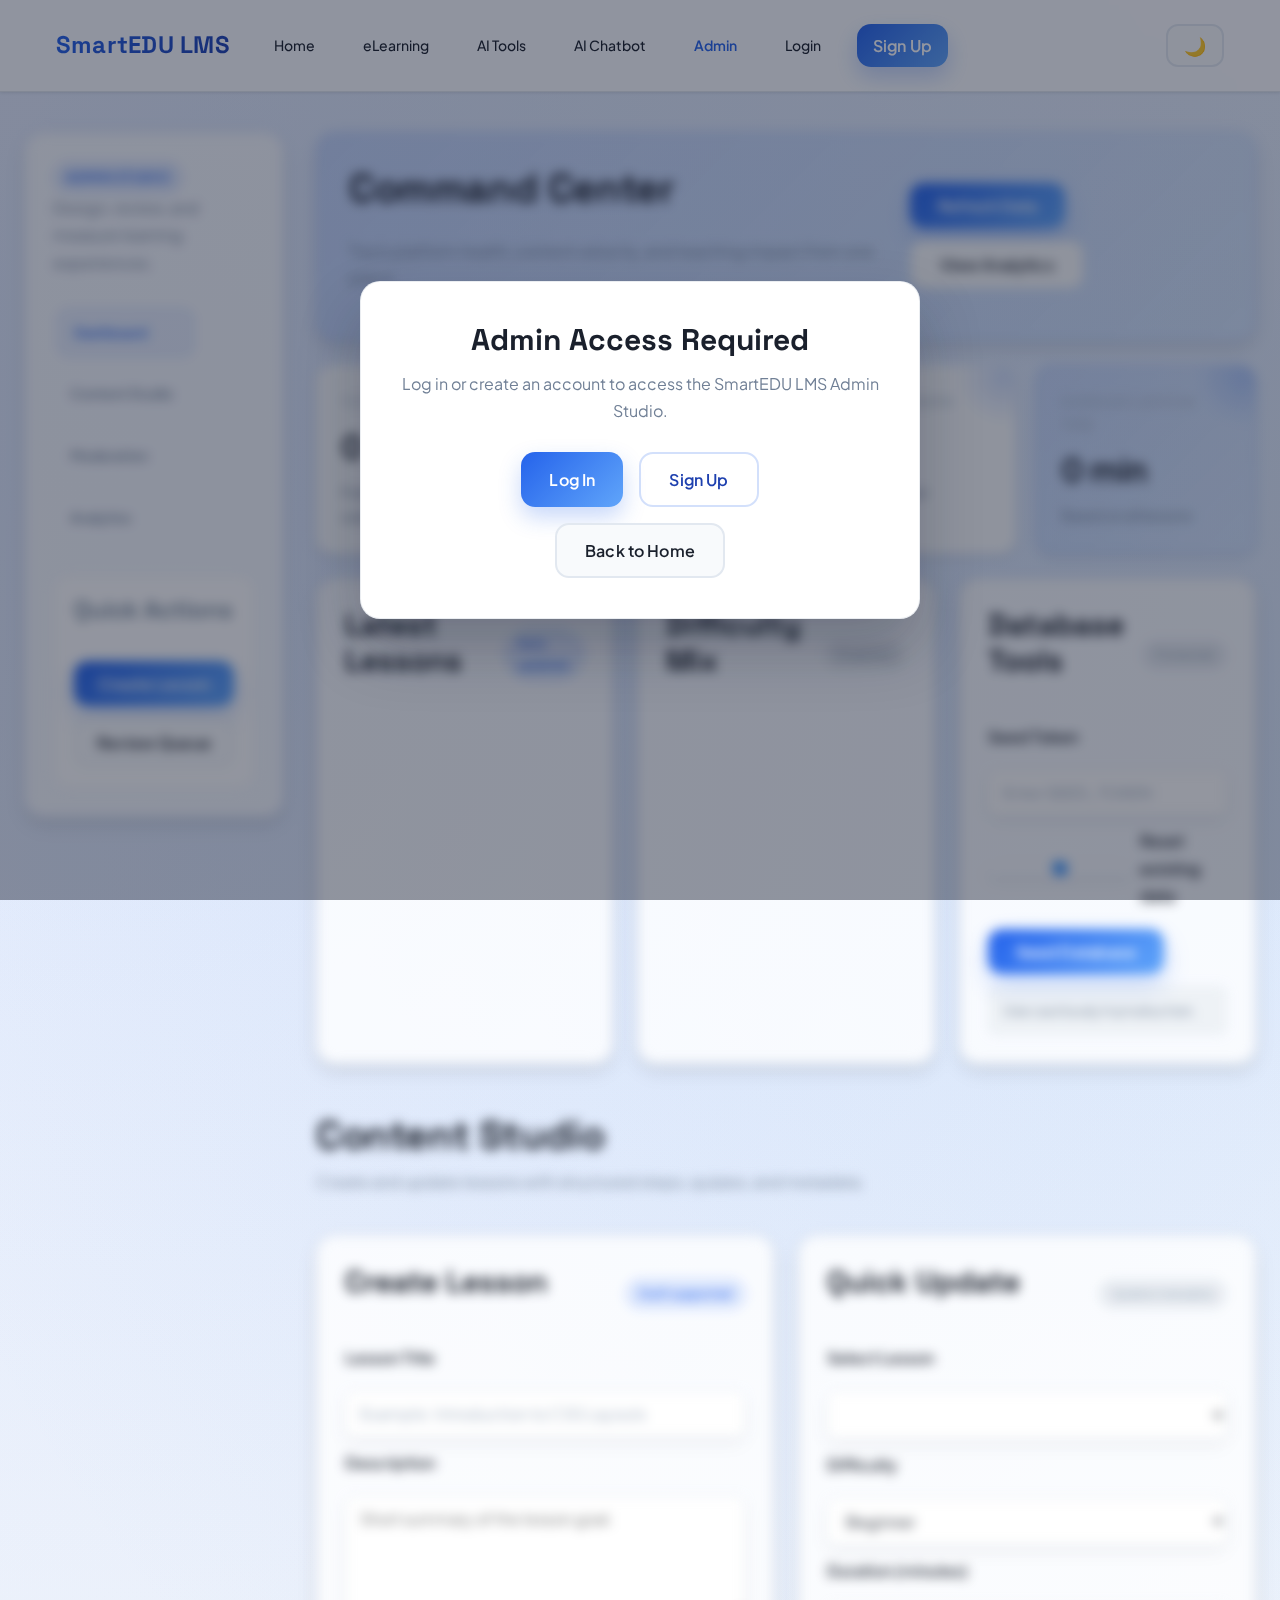
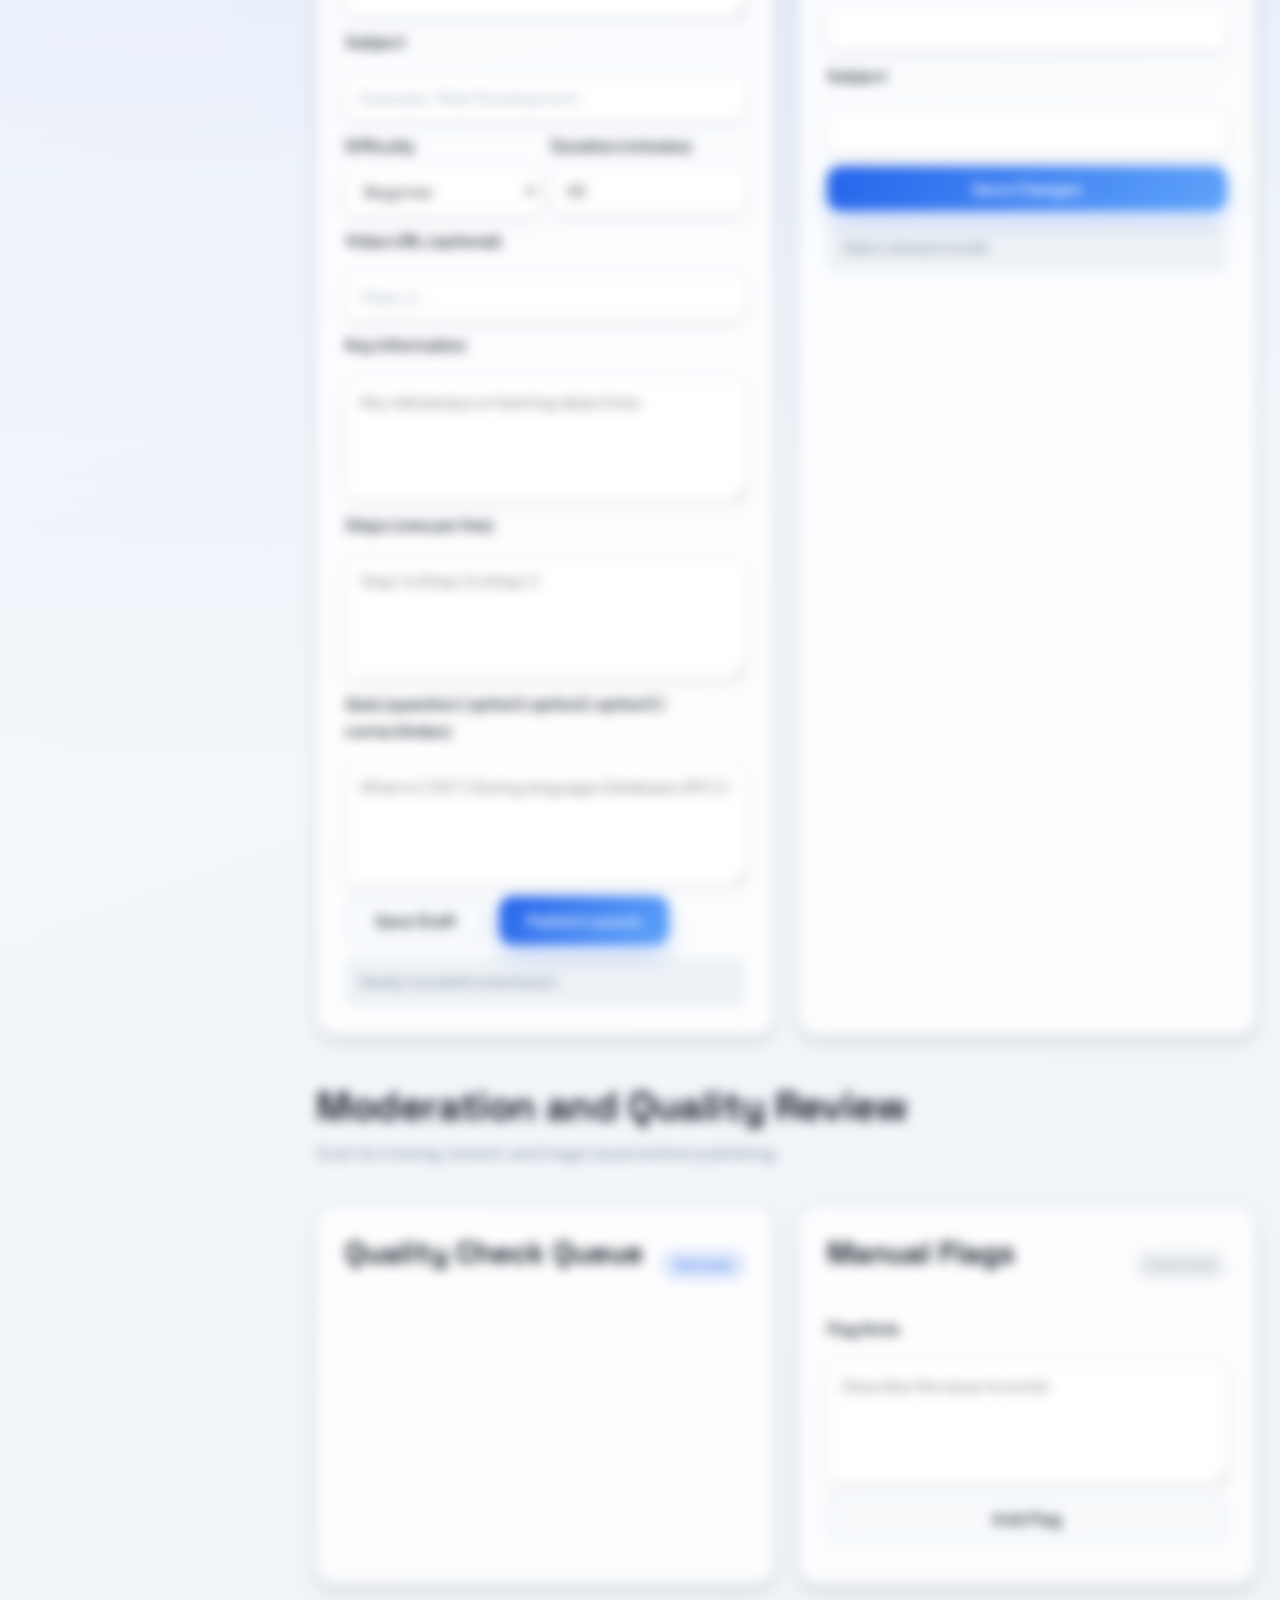
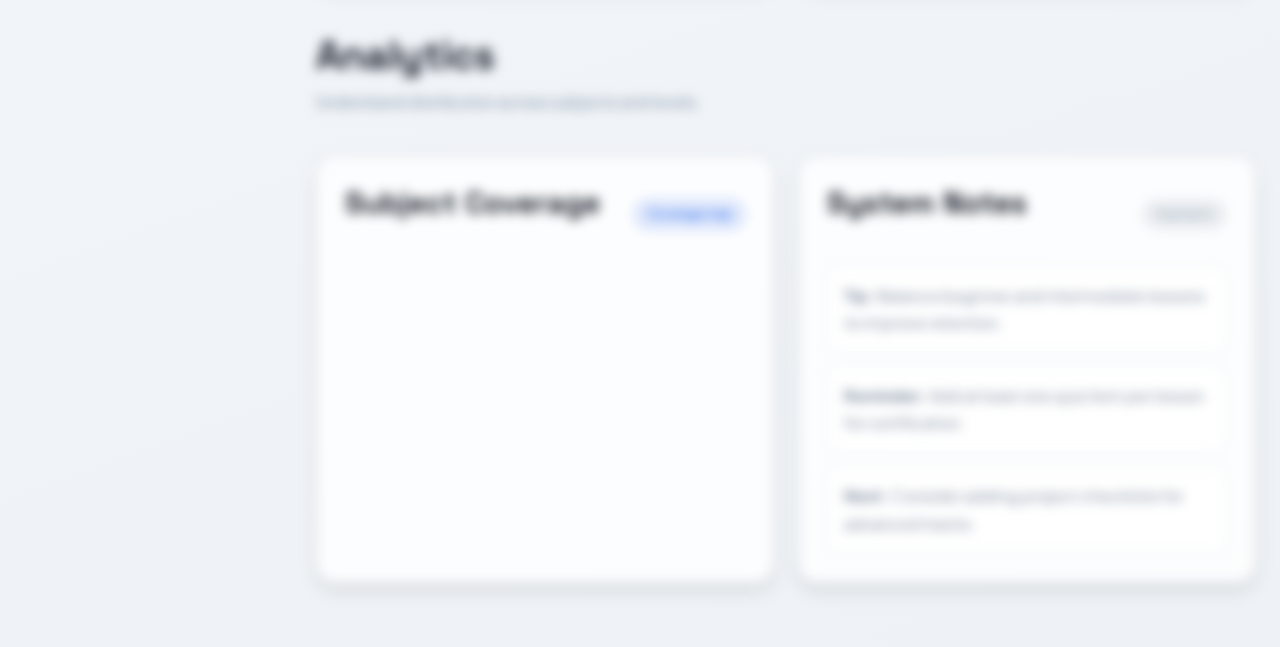
<file: frontend/admin.html>
<!DOCTYPE html>
<html lang="en">
<head>
  <meta charset="UTF-8" />
  <meta name="viewport" content="width=device-width, initial-scale=1.0" />
  <title>Admin Studio - SmartEDU LMS</title>
  <link rel="stylesheet" href="css/style.css" />
</head>
<body class="admin-body">
  <header>
    <div class="container">
      <div class="header-wrapper">
        <h1 style="margin-bottom: 0;" class="logo">SmartEDU LMS</h1>
        <nav>
          <a href="index.html">Home</a>
          <a href="elearning.html">eLearning</a>
          <a href="ai-tools.html">AI Tools</a>
          <a href="chatbot.html">AI Chatbot</a>
          <a href="admin.html" style="color: var(--primary); font-weight: 600;">Admin</a>
        </nav>
        <button class="theme-toggle" onclick="toggleTheme()" title="Toggle dark mode">
          <span id="themeIcon">Theme</span>
        </button>
      </div>
    </div>
  </header>

  <div id="adminAccessGate" class="auth-prompt admin-gate" aria-hidden="true">
    <div class="auth-prompt-card" role="dialog" aria-modal="true" aria-labelledby="adminGateTitle">
      <h3 id="adminGateTitle">Admin Access Required</h3>
      <p>Log in or create an account to access the SmartEDU LMS Admin Studio.</p>
      <div class="auth-prompt-actions">
        <a href="login.html" class="btn btn-primary">Log In</a>
        <a href="signup.html" class="btn btn-outline">Sign Up</a>
      </div>
      <a href="index.html" class="btn btn-secondary">Back to Home</a>
    </div>
  </div>

  <main class="admin-shell">
    <aside class="admin-sidebar">
      <div class="admin-brand">
        <div class="admin-pill">Admin Studio</div>
        <p>Design, review, and measure learning experiences.</p>
      </div>
      <nav class="admin-nav">
        <a href="#dashboard" class="active">Dashboard</a>
        <a href="#content-studio">Content Studio</a>
        <a href="#moderation">Moderation</a>
        <a href="#analytics">Analytics</a>
      </nav>
      <div class="admin-sidecard">
        <h4>Quick Actions</h4>
        <button class="btn btn-primary" onclick="scrollToSection('content-studio')">Create Lesson</button>
        <button class="btn btn-secondary" onclick="scrollToSection('moderation')">Review Queue</button>
      </div>
    </aside>

    <section class="admin-main">
      <section id="dashboard" class="admin-section">
        <div class="admin-hero">
          <div>
            <h2>Command Center</h2>
            <p>Track platform health, content velocity, and teaching impact from one place.</p>
          </div>
          <div class="admin-hero-actions">
            <button class="btn btn-primary" onclick="refreshAdminData()">Refresh Data</button>
            <button class="btn btn-secondary" onclick="scrollToSection('analytics')">View Analytics</button>
          </div>
        </div>

        <div class="stat-grid">
          <div class="stat-card">
            <div class="stat-title">Total Lessons</div>
            <div id="statLessons" class="stat-value">0</div>
            <div class="stat-meta">Published across all subjects</div>
          </div>
          <div class="stat-card">
            <div class="stat-title">Library Titles</div>
            <div id="statBooks" class="stat-value">0</div>
            <div class="stat-meta">Curated book recommendations</div>
          </div>
          <div class="stat-card">
            <div class="stat-title">Active Learners</div>
            <div id="statUsers" class="stat-value">0</div>
            <div class="stat-meta">Registered user accounts</div>
          </div>
          <div class="stat-card highlight">
            <div class="stat-title">Average Lesson Time</div>
            <div id="statDuration" class="stat-value">0 min</div>
            <div class="stat-meta">Based on all lessons</div>
          </div>
        </div>

        <div class="admin-grid">
          <div class="glass-panel">
            <div class="panel-header">
              <h3>Latest Lessons</h3>
              <span class="status-chip in-progress">Auto updated</span>
            </div>
            <div id="latestLessons" class="list-stack"></div>
          </div>
          <div class="glass-panel">
            <div class="panel-header">
              <h3>Difficulty Mix</h3>
              <span class="status-chip locked">Snapshot</span>
            </div>
            <div id="difficultyChart" class="chart-stack"></div>
          </div>
          <div class="glass-panel">
            <div class="panel-header">
              <h3>Database Tools</h3>
              <span class="status-chip locked">Protected</span>
            </div>
            <div class="form-stack">
              <label>Seed Token</label>
              <input id="seedTokenInput" type="password" placeholder="Enter SEED_TOKEN" />
              <label style="display: flex; gap: 0.5rem; align-items: center;">
                <input id="seedReset" type="checkbox" checked />
                Reset existing data
              </label>
              <div class="form-actions">
                <button class="btn btn-primary" type="button" onclick="seedDatabase()">Seed Database</button>
              </div>
              <div id="seedStatus" class="form-status">Use cautiously in production.</div>
            </div>
          </div>
        </div>
      </section>

      <section id="content-studio" class="admin-section">
        <div class="section-title">
          <h2>Content Studio</h2>
          <p>Create and update lessons with structured steps, quizzes, and metadata.</p>
        </div>

        <div class="admin-grid">
          <div class="glass-panel">
            <div class="panel-header">
              <h3>Create Lesson</h3>
              <span class="status-chip in-progress">Draft supported</span>
            </div>
            <form id="lessonForm" class="form-stack">
              <label>Lesson Title</label>
              <input id="lessonTitle" type="text" placeholder="Example: Introduction to CSS Layouts" />
              <label>Description</label>
              <textarea id="lessonDescription" placeholder="Short summary of the lesson goal."></textarea>
              <label>Subject</label>
              <input id="lessonSubject" type="text" placeholder="Example: Web Development" />
              <div class="form-row">
                <div>
                  <label>Difficulty</label>
                  <select id="lessonDifficulty">
                    <option value="beginner">Beginner</option>
                    <option value="intermediate">Intermediate</option>
                    <option value="advanced">Advanced</option>
                  </select>
                </div>
                <div>
                  <label>Duration (minutes)</label>
                  <input id="lessonDuration" type="number" min="10" max="180" value="45" />
                </div>
              </div>
              <label>Video URL (optional)</label>
              <input id="lessonVideo" type="text" placeholder="https://..." />
              <label>Key Information</label>
              <textarea id="lessonInformation" placeholder="Key takeaways or learning objectives."></textarea>
              <label>Steps (one per line)</label>
              <textarea id="lessonSteps" placeholder="Step 1\nStep 2\nStep 3"></textarea>
              <label>Quiz (question | option1;option2;option3 | correctIndex)</label>
              <textarea id="lessonQuiz" placeholder="What is CSS? | Styling language;Database;API | 0"></textarea>
              <div class="form-actions">
                <button type="button" class="btn btn-secondary" onclick="saveLessonDraft()">Save Draft</button>
                <button type="submit" class="btn btn-primary">Publish Lesson</button>
              </div>
              <div id="lessonFormStatus" class="form-status">Ready to publish a new lesson.</div>
            </form>
          </div>

          <div class="glass-panel">
            <div class="panel-header">
              <h3>Quick Update</h3>
              <span class="status-chip locked">Update metadata</span>
            </div>
            <div class="form-stack">
              <label>Select Lesson</label>
              <select id="lessonSelect"></select>
              <label>Difficulty</label>
              <select id="updateDifficulty">
                <option value="beginner">Beginner</option>
                <option value="intermediate">Intermediate</option>
                <option value="advanced">Advanced</option>
              </select>
              <label>Duration (minutes)</label>
              <input id="updateDuration" type="number" min="10" max="180" />
              <label>Subject</label>
              <input id="updateSubject" type="text" />
              <button class="btn btn-primary" onclick="updateLesson()">Save Changes</button>
              <div id="updateStatus" class="form-status">Select a lesson to edit.</div>
            </div>
          </div>
        </div>
      </section>

      <section id="moderation" class="admin-section">
        <div class="section-title">
          <h2>Moderation and Quality Review</h2>
          <p>Scan for missing content, and triage issues before publishing.</p>
        </div>

        <div class="admin-grid">
          <div class="glass-panel">
            <div class="panel-header">
              <h3>Quality Check Queue</h3>
              <span class="status-chip in-progress">Auto scan</span>
            </div>
            <div id="qualityQueue" class="list-stack"></div>
          </div>
          <div class="glass-panel">
            <div class="panel-header">
              <h3>Manual Flags</h3>
              <span class="status-chip locked">Local notes</span>
            </div>
            <div class="form-stack">
              <label>Flag Note</label>
              <textarea id="flagNote" placeholder="Describe the issue to revisit."></textarea>
              <button class="btn btn-secondary" onclick="addFlag()">Add Flag</button>
              <div id="flagList" class="list-stack"></div>
            </div>
          </div>
        </div>
      </section>

      <section id="analytics" class="admin-section">
        <div class="section-title">
          <h2>Analytics</h2>
          <p>Understand distribution across subjects and levels.</p>
        </div>

        <div class="admin-grid">
          <div class="glass-panel">
            <div class="panel-header">
              <h3>Subject Coverage</h3>
              <span class="status-chip in-progress">Coverage map</span>
            </div>
            <div id="subjectChart" class="chart-stack"></div>
          </div>
          <div class="glass-panel">
            <div class="panel-header">
              <h3>System Notes</h3>
              <span class="status-chip locked">Highlights</span>
            </div>
            <div class="notes-stack">
              <div class="note-card">
                <strong>Tip:</strong> Balance beginner and intermediate lessons to improve retention.
              </div>
              <div class="note-card">
                <strong>Reminder:</strong> Add at least one quiz item per lesson for certification.
              </div>
              <div class="note-card">
                <strong>Next:</strong> Consider adding project checklists for advanced tracks.
              </div>
            </div>
          </div>
        </div>
      </section>
    </section>
  </main>

  <script src="js/theme.js"></script>
  <script src="js/admin.js"></script>
</body>
</html>
</file>
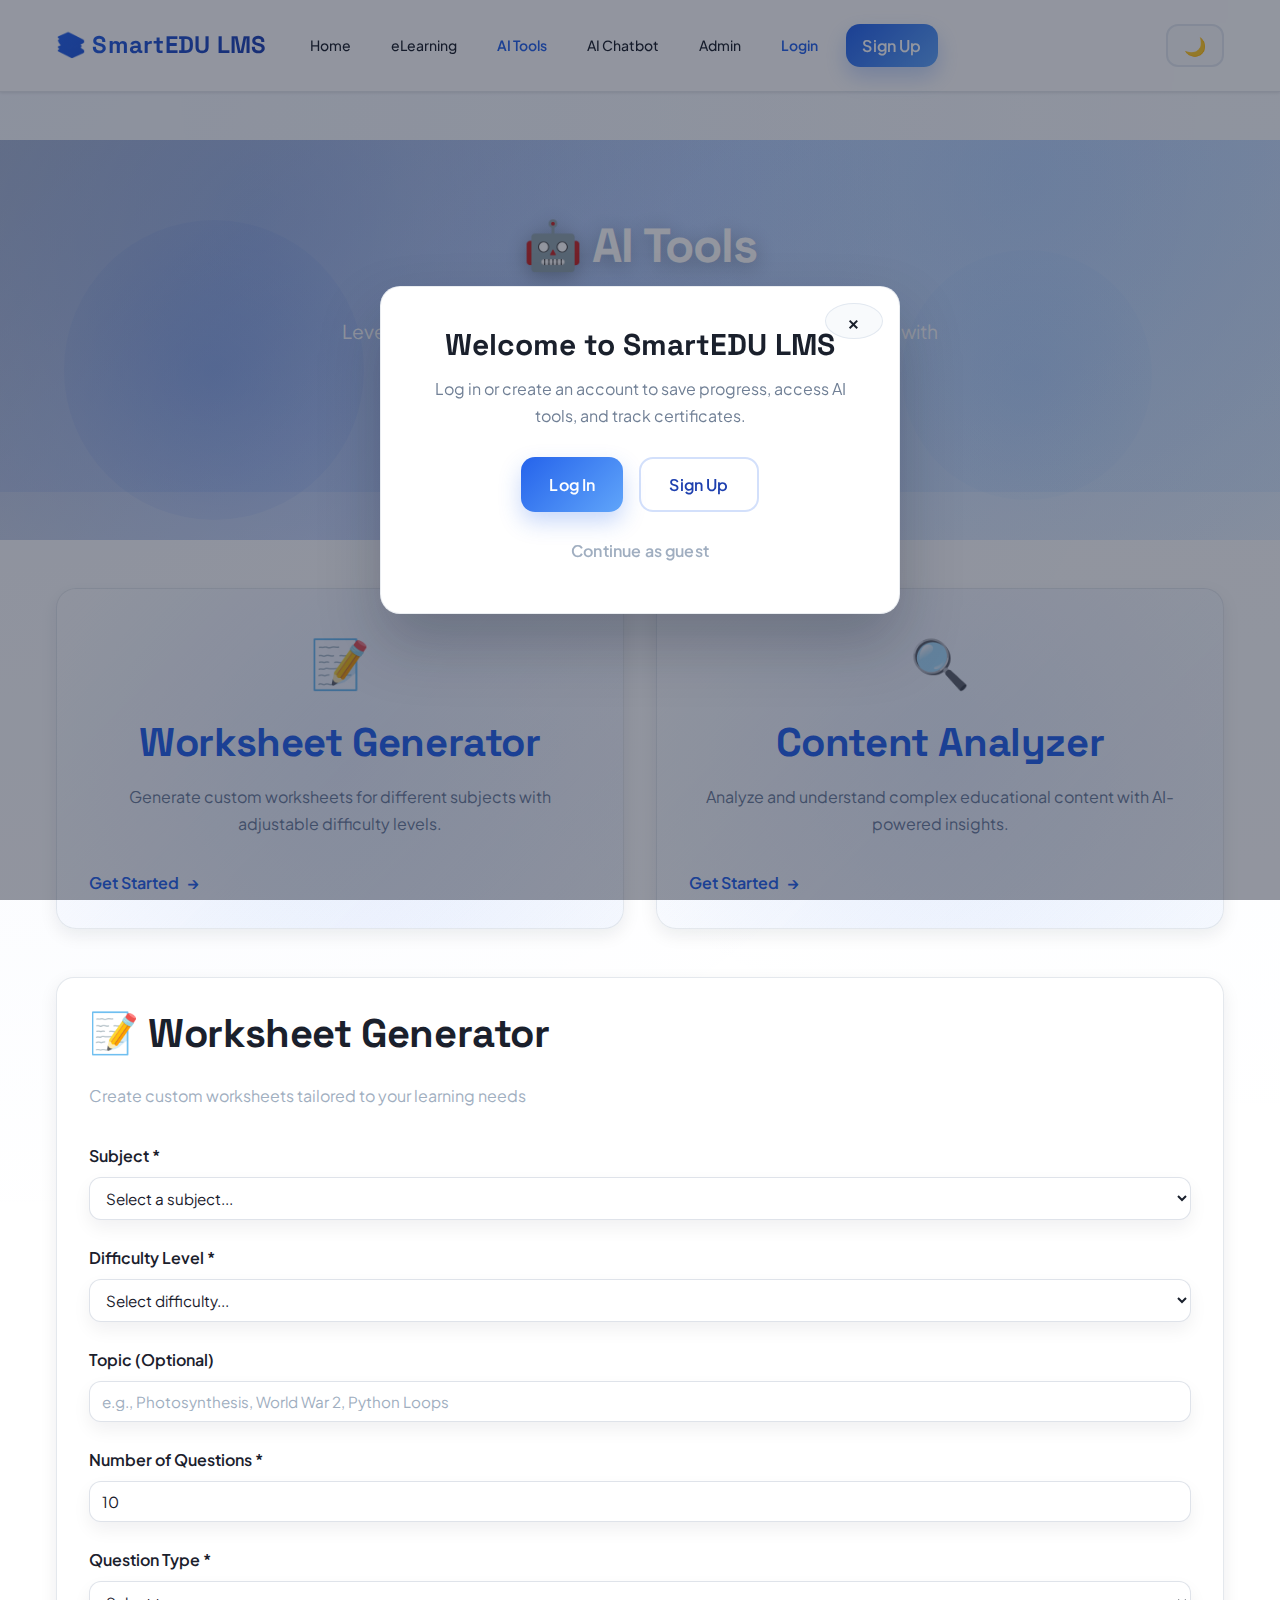
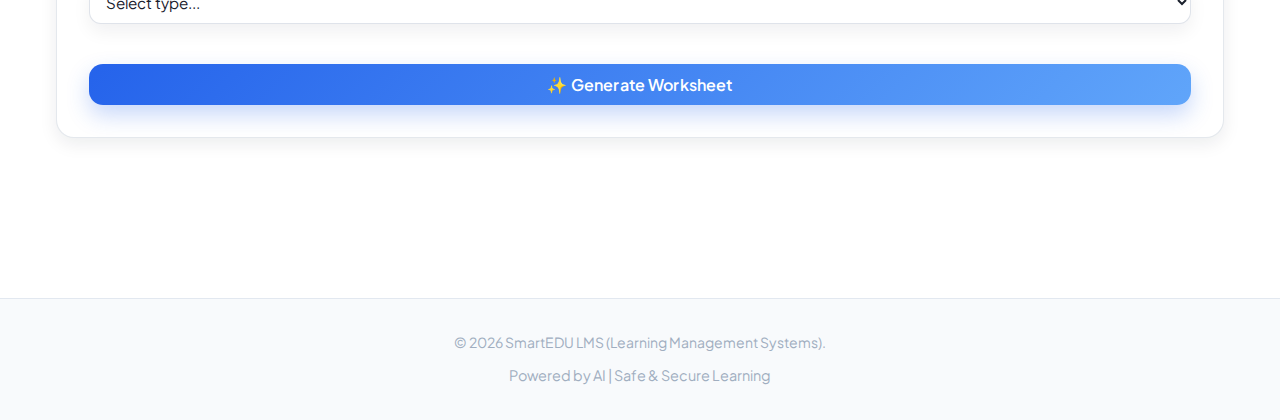
<file: frontend/ai-tools.html>
<!DOCTYPE html>
<html lang="en">
<head>
  <meta charset="UTF-8" />
  <meta name="viewport" content="width=device-width, initial-scale=1.0" />
  <title>AI Tools - SmartEDU LMS</title>
  <link rel="stylesheet" href="css/style.css" />
  <link rel="stylesheet" href="css/ai-tools.css" />
</head>
<body>
  <header>
    <div class="container">
      <div class="header-wrapper">
        <h1 style="margin-bottom: 0;" class="logo">📚 SmartEDU LMS</h1>
        <nav>
          <a href="index.html">Home</a>
          <a href="elearning.html">eLearning</a>
          <a href="ai-tools.html" style="color: var(--primary); font-weight: 600;">AI Tools</a>
          <a href="chatbot.html">AI Chatbot</a>
          <a href="admin.html">Admin</a>
          <a href="login.html" style="color: var(--primary); font-weight: 600;">Login</a>
          <a href="signup.html" class="btn btn-primary" style="padding: 0.5rem 1rem;">Sign Up</a>
        </nav>
        <button class="theme-toggle" onclick="toggleTheme()" title="Toggle dark mode">
          <span id="themeIcon">🌙</span>
        </button>
      </div>
    </div>
  </header>

  <main>
    <!-- Hero Section -->
    <section class="hero-section" style="padding: 3rem 1rem; min-height: 400px; position: relative;">
      <div class="hero-gradient-bg"></div>
      <div style="position: absolute; top: 20%; left: 5%; width: 300px; height: 300px; background: radial-gradient(circle, rgba(37, 99, 235, 0.2), transparent); border-radius: 50%; animation: infiniteFloat 20s ease-in-out infinite;"></div>
      <div style="position: absolute; bottom: 10%; right: 10%; width: 250px; height: 250px; background: radial-gradient(circle, rgba(96, 165, 250, 0.15), transparent); border-radius: 50%; animation: infiniteFloat 25s ease-in-out infinite 2s;"></div>
      
      <div class="hero-overlay"></div>
      <div class="hero-content" style="position: relative; z-index: 2;">
        <h1 style="color: white; font-size: 3rem; margin-bottom: 1rem; animation: slideInDown 0.8s ease; text-shadow: 0 4px 20px rgba(0,0,0,0.3);">🤖 AI Tools</h1>
        <p style="color: rgba(255,255,255,0.95); font-size: 1.2rem; max-width: 600px; animation: slideInUp 0.8s ease 0.2s both;">
          Leverage the power of AI to enhance your learning experience with intelligent tools
        </p>
      </div>
    </section>

    <div class="container" style="padding: 3rem 1rem;">
      <!-- Tools Grid -->
      <div class="grid grid-2" style="margin-bottom: 3rem; gap: 2rem;">
        <!-- Worksheet Generator Card -->
        <div class="card premium-lesson-card tool-card" style="cursor: pointer; background: linear-gradient(135deg, var(--bg-primary), rgba(59, 130, 246, 0.02)); animation: slideInUp 0.6s ease 0.2s both;" onclick="switchTab('generator')" onmouseover="this.style.transform='translateY(-15px) scale(1.03)'; this.style.boxShadow='0 20px 60px rgba(37, 99, 235, 0.25)'" onmouseout="this.style.transform='translateY(0)'; this.style.boxShadow='0 8px 32px rgba(37, 99, 235, 0.1)'">
          <div style="font-size: 3rem; margin-bottom: 1rem; animation: infiniteFloat 3s ease-in-out infinite;">📝</div>
          <h2>Worksheet Generator</h2>
          <p>Generate custom worksheets for different subjects with adjustable difficulty levels.</p>
          <div style="color: var(--primary); font-weight: 600; margin-top: 1rem; display: flex; align-items: center; gap: 0.5rem;">
            Get Started 
            <span style="display: inline-block; animation: slideInRight 0.6s ease infinite;">→</span>
          </div>
        </div>

        <!-- Analyzer Card -->
        <div class="card premium-lesson-card tool-card" style="cursor: pointer; background: linear-gradient(135deg, var(--bg-primary), rgba(96, 165, 250, 0.02)); animation: slideInUp 0.6s ease 0.3s both;" onclick="switchTab('analyzer')" onmouseover="this.style.transform='translateY(-15px) scale(1.03)'; this.style.boxShadow='0 20px 60px rgba(96, 165, 250, 0.25)'" onmouseout="this.style.transform='translateY(0)'; this.style.boxShadow='0 8px 32px rgba(96, 165, 250, 0.1)'">
          <div style="font-size: 3rem; margin-bottom: 1rem; animation: infiniteFloat 3s ease-in-out infinite 0.5s;">🔍</div>
          <h2>Content Analyzer</h2>
          <p>Analyze and understand complex educational content with AI-powered insights.</p>
          <div style="color: var(--primary); font-weight: 600; margin-top: 1rem; display: flex; align-items: center; gap: 0.5rem;">
            Get Started
            <span style="display: inline-block; animation: slideInRight 0.6s ease infinite;">→</span>
          </div>
        </div>
      </div>

      <!-- Tabs -->
      <div class="tabs-container">
        <!-- Generator Tab -->
        <div id="generator-tab" class="tab-content active">
          <div class="card">
            <h2 style="margin-top: 0;">📝 Worksheet Generator</h2>
            <p style="color: var(--text-muted); margin-bottom: 2rem;">
              Create custom worksheets tailored to your learning needs
            </p>

            <form id="worksheetForm">
              <div class="form-group">
                <label for="subject">Subject *</label>
                <select id="subject" required>
                  <option value="">Select a subject...</option>
                  <option value="English">English / Literature</option>
                  <option value="Science">Science</option>
                  <option value="Social Studies">Social Studies</option>
                  <option value="Computer Science">Computer Science</option>
                </select>
              </div>

              <div class="form-group">
                <label for="difficulty">Difficulty Level *</label>
                <select id="difficulty" required>
                  <option value="">Select difficulty...</option>
                  <option value="Beginner">🟢 Beginner</option>
                  <option value="Intermediate">🟡 Intermediate</option>
                  <option value="Advanced">🔴 Advanced</option>
                </select>
              </div>

              <div class="form-group">
                <label for="topic">Topic (Optional)</label>
                <input 
                  type="text" 
                  id="topic" 
                  placeholder="e.g., Photosynthesis, World War 2, Python Loops"
                />
              </div>

              <div class="form-group">
                <label for="numQuestions">Number of Questions *</label>
                <input 
                  type="number" 
                  id="numQuestions" 
                  min="1" 
                  max="50" 
                  value="10"
                  required
                />
              </div>

              <div class="form-group">
                <label for="questionType">Question Type *</label>
                <select id="questionType" required>
                  <option value="">Select type...</option>
                  <option value="Multiple Choice">Multiple Choice</option>
                  <option value="Short Answer">Short Answer</option>
                  <option value="Essay">Essay Questions</option>
                  <option value="Mixed">Mixed Types</option>
                </select>
              </div>

              <button type="submit" class="btn btn-primary btn-large" style="width: 100%; margin-top: 1rem;">
                ✨ Generate Worksheet
              </button>
            </form>

            <!-- Loading State -->
            <div id="loadingState" style="display: none; text-align: center; padding: 2rem;">
              <div class="spinner"></div>
              <p style="margin-top: 1rem; color: var(--text-secondary);">Generating your worksheet...</p>
            </div>

            <!-- Output Area -->
            <div id="outputArea" style="display: none; margin-top: 2rem;">
              <div style="display: flex; justify-content: space-between; align-items: center; margin-bottom: 1rem;">
                <h3 style="margin: 0;">Your Generated Worksheet</h3>
                <button onclick="downloadWorksheet()" class="btn btn-primary" style="padding: 0.5rem 1rem;">
                  📥 Download
                </button>
              </div>
              <div id="worksheetContent" class="worksheet-preview" style="
                background: var(--bg-secondary);
                padding: 2rem;
                border-radius: var(--radius-lg);
                border: 2px solid var(--border);
                max-height: 600px;
                overflow-y: auto;
              "></div>
            </div>

            <!-- Error State -->
            <div id="errorState" style="display: none; margin-top: 2rem;">
              <div class="alert alert-error">
                <h4 style="margin-top: 0;">⚠️ Error Generating Worksheet</h4>
                <p id="errorMessage" style="margin-bottom: 0;"></p>
              </div>
            </div>
          </div>
        </div>

        <!-- Analyzer Tab -->
        <div id="analyzer-tab" class="tab-content">
          <div class="card">
            <h2 style="margin-top: 0;">🔍 Content Analyzer</h2>
            <p style="color: var(--text-muted); margin-bottom: 2rem;">
              Get AI-powered analysis of educational content
            </p>

            <form id="analyzerForm">
              <div class="form-group">
                <label for="analysisType">Analysis Type *</label>
                <select id="analysisType" required>
                  <option value="">Select analysis type...</option>
                  <option value="summary">📌 Summarize Content</option>
                  <option value="explain">💡 Explain Concept</option>
                  <option value="keypoints">📋 Extract Key Points</option>
                  <option value="questions">❓ Generate Study Questions</option>
                  <option value="assessment">📊 Assess Test Performance</option>
                </select>
              </div>

              <div style="background: var(--bg-secondary); padding: 1.5rem; border-radius: var(--radius-lg); margin-bottom: 1.5rem; border: 2px dashed var(--border);">
                <h4 style="margin-top: 0; color: var(--primary);">Content Source</h4>
                
                <!-- File Upload Section -->
                <div class="form-group">
                  <label for="contentFile">Upload File (PDF, DOCX, TXT)</label>
                  <div class="file-upload-wrapper">
                    <input 
                      type="file" 
                      id="contentFile"
                      accept=".pdf,.docx,.doc,.txt"
                    />
                    <div class="file-upload-label">
                      📁 Click to upload or drag & drop
                      <p style="font-size: 0.85rem; color: var(--text-muted); margin-top: 0.5rem;">
                        Supported: PDF, DOCX, TXT
                      </p>
                    </div>
                  </div>
                  <p id="fileInfo" style="color: var(--text-secondary); margin-top: 0.5rem; font-size: 0.9rem;"></p>
                </div>

                <!-- OR Divider -->
                <div style="text-align: center; margin: 1.5rem 0; color: var(--text-muted); font-weight: 600;">
                  OR
                </div>

                <!-- Text Input Section -->
                <div class="form-group">
                  <label for="contentInput">Paste Content Directly</label>
                  <textarea 
                    id="contentInput" 
                    rows="8"
                    placeholder="Paste or type the content you want to analyze..."
                  ></textarea>
                </div>
              </div>

              <!-- Questions Performance Section (conditional) -->
              <div id="performanceSection" style="display: none; background: var(--bg-secondary); padding: 1.5rem; border-radius: var(--radius-lg); margin-bottom: 1.5rem; border: 2px solid var(--primary);">
                <h4 style="margin-top: 0; color: var(--primary);">📊 Test Performance (Optional)</h4>
                <p style="color: var(--text-muted); font-size: 0.95rem; margin-bottom: 1rem;">
                  If this is a test/quiz, tell us your performance to get detailed feedback
                </p>
                
                <div style="display: grid; grid-template-columns: 1fr 1fr; gap: 1rem;">
                  <div class="form-group">
                    <label for="questionsAnswered">Questions Answered</label>
                    <input 
                      type="number" 
                      id="questionsAnswered"
                      min="0"
                      placeholder="e.g., 8"
                    />
                  </div>

                  <div class="form-group">
                    <label for="totalQuestions">Total Questions</label>
                    <input 
                      type="number" 
                      id="totalQuestions"
                      min="1"
                      placeholder="e.g., 10"
                    />
                  </div>
                </div>

                <div style="background: var(--primary-light); padding: 1rem; border-radius: var(--radius-md); margin-top: 1rem; border-left: 4px solid var(--primary);">
                  <p style="margin: 0; color: var(--primary-dark); font-weight: 600;">
                    📈 Score: <span id="scoreDisplay">0%</span>
                  </p>
                </div>
              </div>

              <div class="form-group">
                <label for="analysisLevel">Analysis Detail Level *</label>
                <select id="analysisLevel" required>
                  <option value="Brief">Brief</option>
                  <option value="Detailed" selected>Detailed</option>
                  <option value="Comprehensive">Comprehensive</option>
                </select>
              </div>

              <button type="submit" class="btn btn-primary btn-large" style="width: 100%; margin-top: 1rem;">
                🔍 Analyze Content
              </button>
            </form>

            <!-- Loading State -->
            <div id="analyzerLoadingState" style="display: none; text-align: center; padding: 2rem;">
              <div class="spinner"></div>
              <p style="margin-top: 1rem; color: var(--text-secondary);">Analyzing content...</p>
            </div>

            <!-- Output Area -->
            <div id="analyzerOutputArea" style="display: none; margin-top: 2rem;">
              <div style="display: flex; justify-content: space-between; align-items: center; margin-bottom: 1rem;">
                <h3 style="margin: 0;">Analysis Results</h3>
                <button onclick="copyAnalysis()" class="btn btn-primary" style="padding: 0.5rem 1rem;">
                  📋 Copy
                </button>
              </div>
              <div id="analysisContent" class="analysis-preview" style="
                background: var(--bg-secondary);
                padding: 2rem;
                border-radius: var(--radius-lg);
                border: 2px solid var(--border);
                max-height: 600px;
                overflow-y: auto;
                line-height: 1.6;
              "></div>
            </div>

            <!-- Error State -->
            <div id="analyzerErrorState" style="display: none; margin-top: 2rem;">
              <div class="alert alert-error">
                <h4 style="margin-top: 0;">⚠️ Error During Analysis</h4>
                <p id="analyzerErrorMessage" style="margin-bottom: 0;"></p>
              </div>
            </div>
          </div>
        </div>
      </div>
    </div>
  </main>

  <footer style="background: var(--bg-secondary); padding: 2rem 1rem; text-align: center; margin-top: 4rem; border-top: 1px solid var(--border);">
    <div class="container">
      <p style="color: var(--text-muted); margin-bottom: 0.5rem;">
        © 2026 SmartEDU LMS (Learning Management Systems).
      </p>
      <p style="color: var(--text-muted); font-size: 0.9rem; margin: 0;">
        Powered by AI | Safe & Secure Learning
      </p>
    </div>
  </footer>

    <script src="js/main.js"></script>
  <script src="js/ai-tools.js"></script>
</body>
</html>
</file>
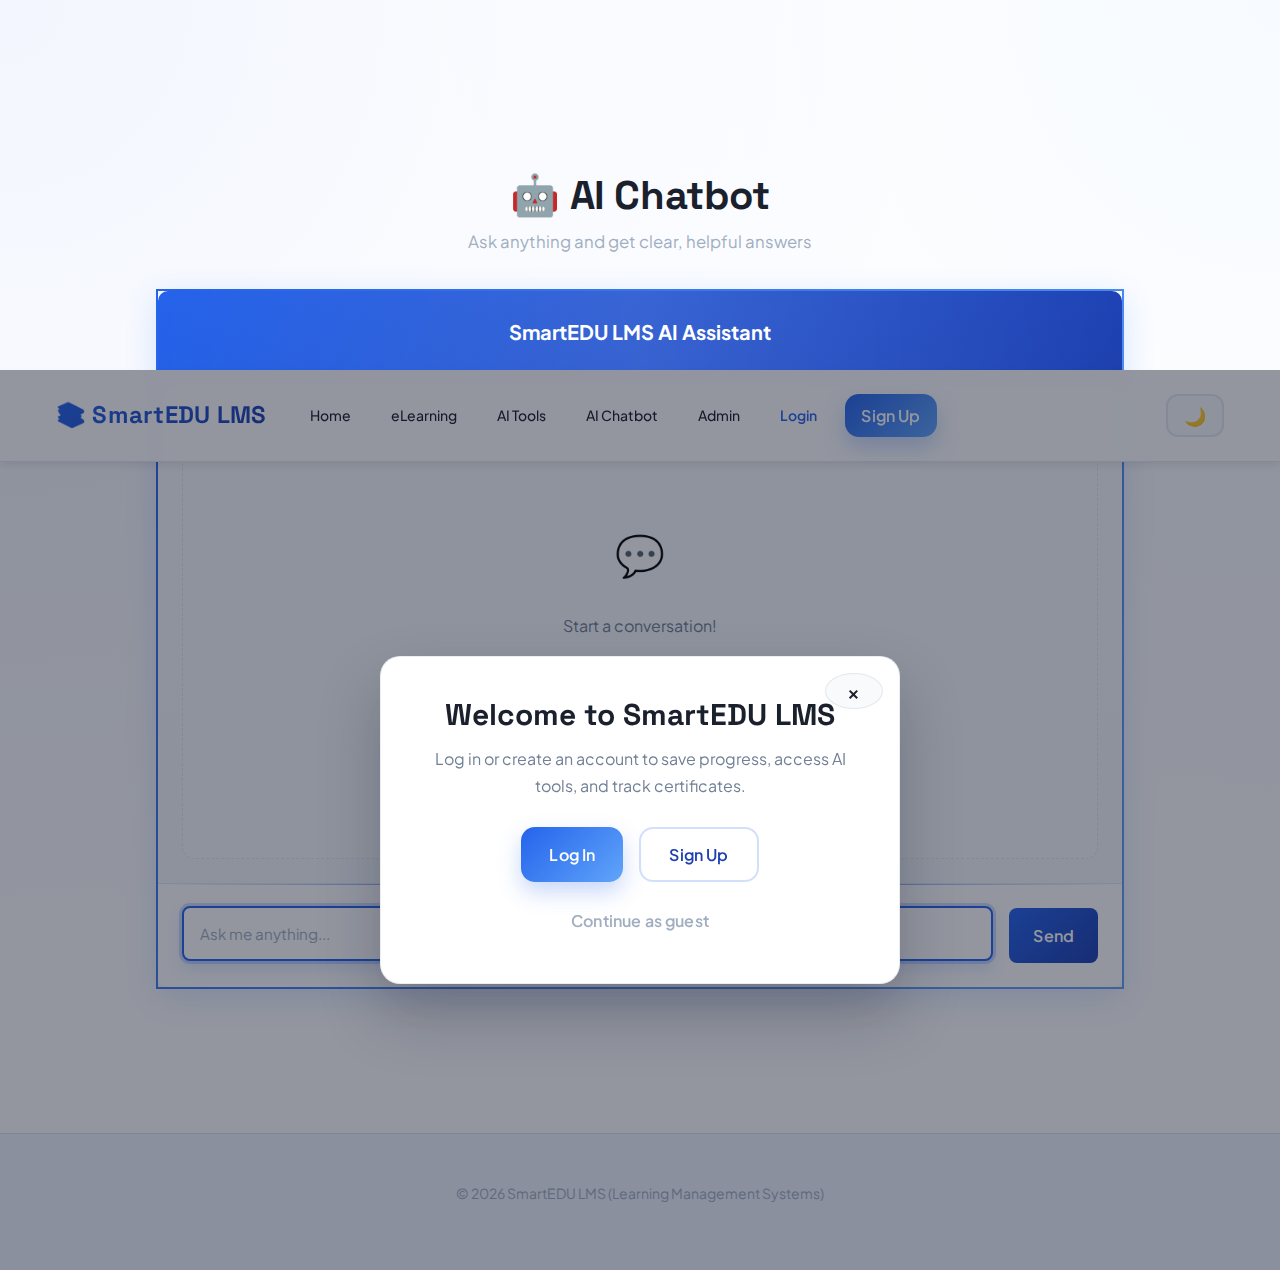
<file: frontend/chatbot.html>
<!DOCTYPE html>
<html lang="en">
<head>
  <meta charset="UTF-8" />
  <meta name="viewport" content="width=device-width, initial-scale=1.0" />
  <title>AI Chatbot - SmartEDU LMS</title>
  <link rel="stylesheet" href="css/style.css" />
  <style>
    .chatbot-wrapper {
      max-width: 1000px;
      margin: 0 auto;
      padding: 2rem 1rem;
    }

    .chat-container {
      background: var(--bg-secondary);
      border: 2px solid transparent;
      border-image: linear-gradient(135deg, var(--primary), var(--secondary)) 1;
      border-radius: var(--radius-lg);
      display: flex;
      flex-direction: column;
      height: 700px;
      overflow: hidden;
      box-shadow: 0 8px 32px rgba(31, 92, 240, 0.15);
      animation: slideInUp 0.6s ease;
    }

    .chat-header {
      background: linear-gradient(135deg, var(--primary), var(--primary-dark));
      color: white;
      padding: var(--space-lg);
      font-weight: 700;
      font-size: 1.25rem;
      text-align: center;
      position: relative;
      overflow: hidden;
    }

    .chat-header::before {
      content: '';
      position: absolute;
      inset: 0;
      background: linear-gradient(90deg, transparent, rgba(255,255,255,0.1), transparent);
      animation: shimmerFlow 3s infinite;
    }

    .chat-messages {
      flex: 1;
      overflow-y: auto;
      padding: var(--space-lg);
      display: flex;
      flex-direction: column;
      gap: var(--space-md);
      background: linear-gradient(180deg, var(--bg-secondary), rgba(59, 130, 246, 0.02));
    }

    .message {
      display: flex;
      margin-bottom: var(--space-md);
      animation: fadeInUp 0.4s ease-out;
    }

    .message.user {
      justify-content: flex-end;
    }

    .message-content {
      max-width: 70%;
      padding: var(--space-md) var(--space-lg);
      border-radius: var(--radius-lg);
      word-wrap: break-word;
      line-height: 1.6;
      font-size: 0.95rem;
      transition: all 0.3s ease;
      box-shadow: 0 4px 12px rgba(0,0,0,0.08);
    }

    .message.user .message-content {
      background: linear-gradient(135deg, var(--primary), var(--primary-dark));
      color: white;
      border-bottom-right-radius: var(--radius-sm);
      animation: slideInRight 0.4s ease;
    }

    .message.bot .message-content {
      background: white;
      color: var(--text-primary);
      border: 1px solid var(--border);
      border-bottom-left-radius: var(--radius-sm);
      animation: slideInLeft 0.4s ease;
    }

    .message.bot .message-content:hover {
      box-shadow: 0 8px 20px rgba(31, 92, 240, 0.15);
      transform: translateX(5px);
    }

    [data-theme="dark"] .message.bot .message-content {
      background: var(--dark-bg-tertiary);
      color: var(--dark-text-primary);
      border-color: var(--dark-border);
    }

    .chat-input-area {
      padding: var(--space-lg);
      border-top: 1px solid var(--border);
      display: flex;
      gap: var(--space-md);
      background: var(--bg-primary);
      position: relative;
    }

    .chat-input-area::before {
      content: '';
      position: absolute;
      top: 0;
      left: 0;
      right: 0;
      height: 1px;
      background: linear-gradient(90deg, transparent, var(--primary), transparent);
      animation: gradientFlow 3s ease infinite;
    }

    .chat-input-area input {
      flex: 1;
      padding: var(--space-md);
      border: 2px solid var(--border);
      border-radius: var(--radius-md);
      font-family: var(--font-body);
      font-size: 0.95rem;
      background: var(--bg-primary);
      color: var(--text-primary);
      transition: all 0.3s ease;
    }

    [data-theme="dark"] .chat-input-area input {
      background: var(--dark-bg-secondary);
      color: var(--dark-text-primary);
      border-color: var(--dark-border);
    }

    .chat-input-area input:focus {
      outline: none;
      border-color: var(--primary);
      box-shadow: 0 0 0 3px rgba(31, 92, 240, 0.2), 0 8px 16px rgba(31, 92, 240, 0.15);
      transform: translateY(-2px);
    }

    .chat-input-area button {
      padding: var(--space-md) var(--space-lg);
      background: linear-gradient(135deg, var(--primary), var(--primary-dark));
      color: white;
      border: none;
      border-radius: var(--radius-md);
      cursor: pointer;
      font-weight: 600;
      transition: all var(--transition-base);
    }

    .chat-input-area button:hover {
      background: var(--primary-dark);
      box-shadow: 0 4px 12px rgba(31, 118, 232, 0.3);
    }

    .chat-input-area button:active {
      transform: scale(0.98);
    }

    .empty-state {
      display: flex;
      flex-direction: column;
      justify-content: center;
      align-items: center;
      height: 100%;
      color: var(--text-muted);
      text-align: center;
    }

    .empty-state p {
      margin: var(--space-lg) 0;
    }

    .loading {
      display: flex;
      align-items: center;
      gap: var(--space-sm);
      animation: fadeInUp 0.3s ease-out;
    }

    .loading::after {
      content: '';
      display: inline-block;
      width: 8px;
      height: 8px;
      border-radius: 50%;
      background: var(--text-muted);
      animation: pulse 1.5s infinite;
    }

    .loading::before {
      content: '';
      display: inline-block;
      width: 8px;
      height: 8px;
      border-radius: 50%;
      background: var(--text-muted);
      animation: pulse 1.5s infinite 0.3s;
    }

    @keyframes pulse {
      0%, 100% {
        opacity: 0.3;
      }
      50% {
        opacity: 1;
      }
    }

    @media (max-width: 768px) {
      .chat-container {
        height: 500px;
      }

      .message-content {
        max-width: 100%;
      }
    }

    .title-section {
      text-align: center;
      margin-bottom: 2rem;
    }

    .title-section h2 {
      margin-bottom: 0.5rem;
    }

    .title-section p {
      color: var(--text-muted);
      font-size: 1.05rem;
    }
  </style>
</head>
<body>
  <header>
    <div class="container">
      <div class="header-wrapper">
        <h1 style="margin-bottom: 0;" class="logo">📚 SmartEDU LMS</h1>
        <nav>
          <a href="index.html">Home</a>
          <a href="elearning.html">eLearning</a>
          <a href="ai-tools.html">AI Tools</a>
          <a href="chatbot.html">AI Chatbot</a>
          <a href="admin.html">Admin</a>
          <a href="login.html" style="color: var(--primary); font-weight: 600;">Login</a>
          <a href="signup.html" class="btn btn-primary" style="padding: 0.5rem 1rem;">Sign Up</a>
        </nav>
        <button class="theme-toggle" onclick="toggleTheme()" title="Toggle dark mode">
          <span id="themeIcon">🌙</span>
        </button>
      </div>
    </div>
  </header>

  <main>
    <div class="chatbot-wrapper">
      <div class="title-section">
        <h2>🤖 AI Chatbot</h2>
        <p>Ask anything and get clear, helpful answers</p>
      </div>

      <div class="chat-container">
        <div class="chat-header">SmartEDU LMS AI Assistant</div>
        <div class="chat-messages" id="chatMessages">
          <div class="empty-state">
            <p style="font-size: 2.5rem; margin: 0;">💬</p>
            <p style="margin: var(--space-lg) 0;">Start a conversation!</p>
            <p style="font-size: 0.9rem; color: var(--text-muted);">Ask a question about anything and I'll help.</p>
          </div>
        </div>
        <div class="chat-input-area">
          <input
            type="text"
            id="messageInput"
            placeholder="Ask me anything..."
            onkeypress="handleKeyPress(event)"
          />
          <button onclick="sendMessage()">Send</button>
        </div>
      </div>
    </div>
  </main>

  <footer>
    <div class="container text-center">
      <p style="color: var(--text-muted);">© 2026 SmartEDU LMS (Learning Management Systems)</p>
    </div>
  </footer>

  <script src="js/main.js"></script>
  <script>
    let isFirstMessage = true;
    let conversationHistory = [];

    function addMessage(text, sender) {
      const chatMessages = document.getElementById('chatMessages');
      
      // Remove empty state on first message
      if (isFirstMessage) {
        chatMessages.innerHTML = '';
        isFirstMessage = false;
      }

      const messageDiv = document.createElement('div');
      messageDiv.className = `message ${sender}`;

      const contentDiv = document.createElement('div');
      contentDiv.className = 'message-content';
      contentDiv.innerHTML = text;

      messageDiv.appendChild(contentDiv);
      chatMessages.appendChild(messageDiv);

      // Auto scroll to bottom
      chatMessages.scrollTop = chatMessages.scrollHeight;
    }

    function sendMessage() {
      const input = document.getElementById('messageInput');
      const message = input.value.trim();

      if (!message) return;

      // Add user message
      addMessage(message, 'user');
      conversationHistory.push({ role: 'user', content: message });

      // Clear input
      input.value = '';
      input.focus();

      // Show loading state
      const loadingMsg = document.createElement('div');
      loadingMsg.className = 'message bot';
      const loadingContent = document.createElement('div');
      loadingContent.className = 'message-content loading';
      loadingContent.innerHTML = 'Thinking';
      loadingMsg.appendChild(loadingContent);
      document.getElementById('chatMessages').appendChild(loadingMsg);
      document.getElementById('chatMessages').scrollTop = document.getElementById('chatMessages').scrollHeight;

      // Send to API with conversation history
      fetch('/api/chatbot', {
        method: 'POST',
        headers: {
          'Content-Type': 'application/json'
        },
        body: JSON.stringify({
          user_message: message,
          conversation_history: conversationHistory
        })
      })
        .then(response => response.json())
        .then(data => {
          // Remove loading message
          document.getElementById('chatMessages').removeChild(loadingMsg);

          if (data.success && data.reply) {
            addMessage(data.reply, 'bot');
            conversationHistory.push({ role: 'assistant', content: data.reply });
          } else {
            const errorMsg = 'Sorry, I could not fetch recommendations right now. Please try again.';
            addMessage(errorMsg, 'bot');
            conversationHistory.push({ role: 'assistant', content: errorMsg });
          }
        })
        .catch(error => {
          // Remove loading message if it exists
          if (document.getElementById('chatMessages').contains(loadingMsg)) {
            document.getElementById('chatMessages').removeChild(loadingMsg);
          }
          console.error('Error:', error);
          const errorMsg = 'Sorry, there was an error connecting to the server. Please check your connection and try again.';
          addMessage(errorMsg, 'bot');
          conversationHistory.push({ role: 'assistant', content: errorMsg });
        });
    }

    function handleKeyPress(event) {
      if (event.key === 'Enter' && !event.shiftKey) {
        event.preventDefault();
        sendMessage();
      }
    }

    // Auto focus on load
    window.addEventListener('load', () => {
      document.getElementById('messageInput').focus();
    });
  </script>
  <script src="js/theme.js"></script>
</body>
</html>
</file>
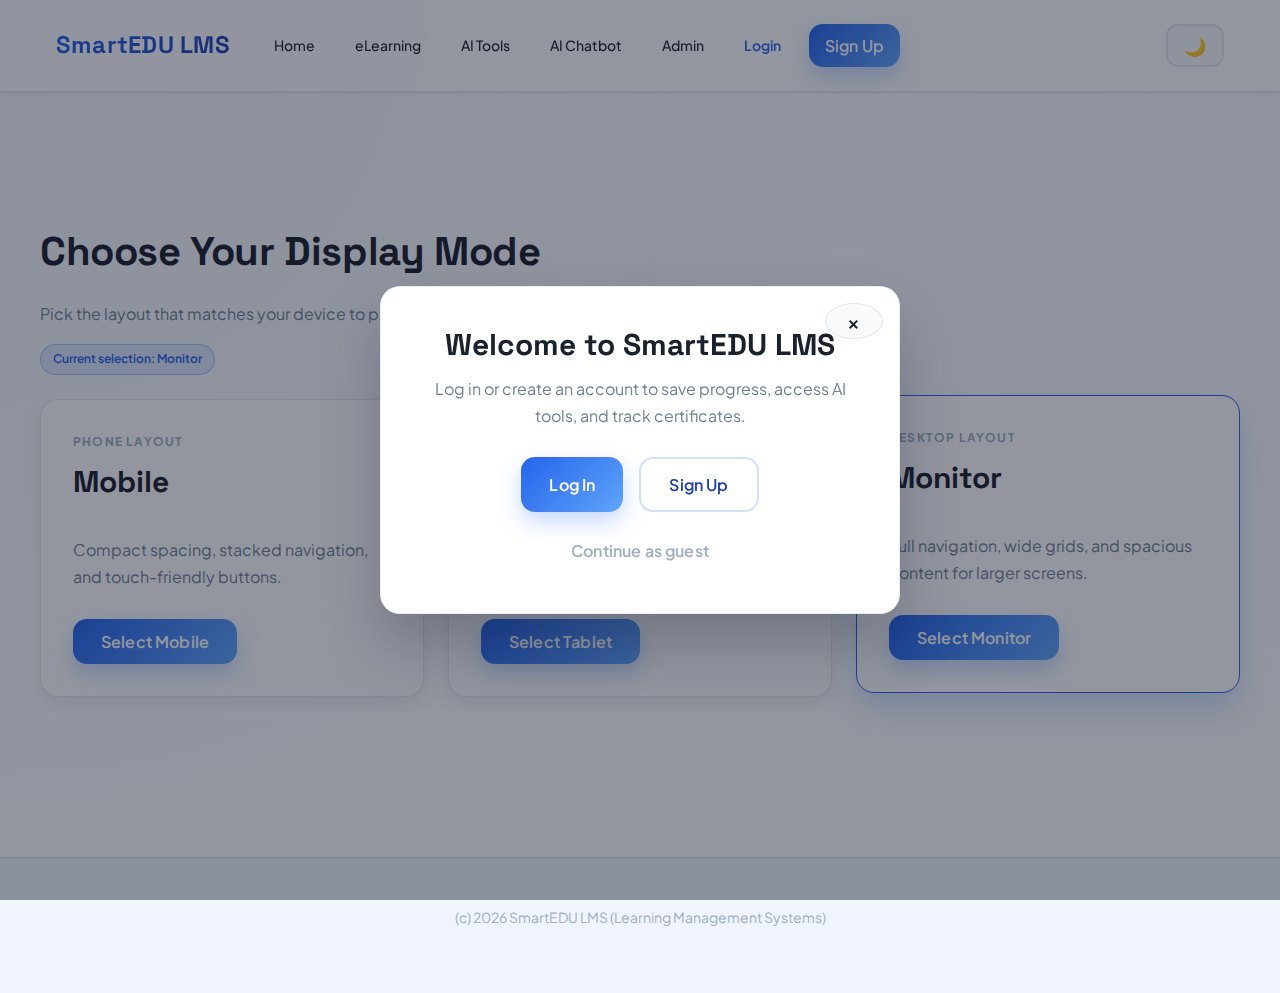
<file: frontend/display-mode.html>
<!DOCTYPE html>
<html lang="en">
<head>
  <meta charset="UTF-8" />
  <meta name="viewport" content="width=device-width, initial-scale=1.0" />
  <title>Display Mode - SmartEDU LMS</title>
  <link rel="stylesheet" href="css/style.css" />
</head>
<body>
  <header>
    <div class="container">
      <div class="header-wrapper">
        <h1 style="margin-bottom: 0;" class="logo">SmartEDU LMS</h1>
        <nav>
          <a href="index.html">Home</a>
          <a href="elearning.html">eLearning</a>
          <a href="ai-tools.html">AI Tools</a>
          <a href="chatbot.html">AI Chatbot</a>
          <a href="admin.html">Admin</a>
          <a href="login.html" style="color: var(--primary); font-weight: 600;">Login</a>
          <a href="signup.html" class="btn btn-primary" style="padding: 0.5rem 1rem;">Sign Up</a>
        </nav>
        <button class="theme-toggle" onclick="toggleTheme()" title="Toggle dark mode">
          <span id="themeIcon">Theme</span>
        </button>
      </div>
    </div>
  </header>

  <main data-display-page>
    <section class="container display-mode-section">
      <div class="section-header">
        <h2>Choose Your Display Mode</h2>
        <p>Pick the layout that matches your device to preview how SmartEDU should look.</p>
        <div class="status-chip in-progress" data-display-status>Current selection: Monitor</div>
      </div>

      <div class="grid grid-3 mode-grid">
        <div class="card mode-card" data-display-select="mobile">
          <div class="mode-label">Phone Layout</div>
          <h3>Mobile</h3>
          <p>Compact spacing, stacked navigation, and touch-friendly buttons.</p>
          <div class="mode-actions">
            <button class="btn btn-primary" data-display-button>Select Mobile</button>
          </div>
        </div>

        <div class="card mode-card" data-display-select="tablet">
          <div class="mode-label">Tablet Layout</div>
          <h3>Tablet</h3>
          <p>Balanced typography, roomy cards, and flexible grid layouts.</p>
          <div class="mode-actions">
            <button class="btn btn-primary" data-display-button>Select Tablet</button>
          </div>
        </div>

        <div class="card mode-card" data-display-select="monitor">
          <div class="mode-label">Desktop Layout</div>
          <h3>Monitor</h3>
          <p>Full navigation, wide grids, and spacious content for larger screens.</p>
          <div class="mode-actions">
            <button class="btn btn-primary" data-display-button>Select Monitor</button>
          </div>
        </div>
      </div>
    </section>
  </main>

  <footer>
    <div class="container text-center">
      <p style="color: var(--text-muted);">(c) 2026 SmartEDU LMS (Learning Management Systems)</p>
    </div>
  </footer>

  <script src="js/main.js"></script>
</body>
</html>
</file>
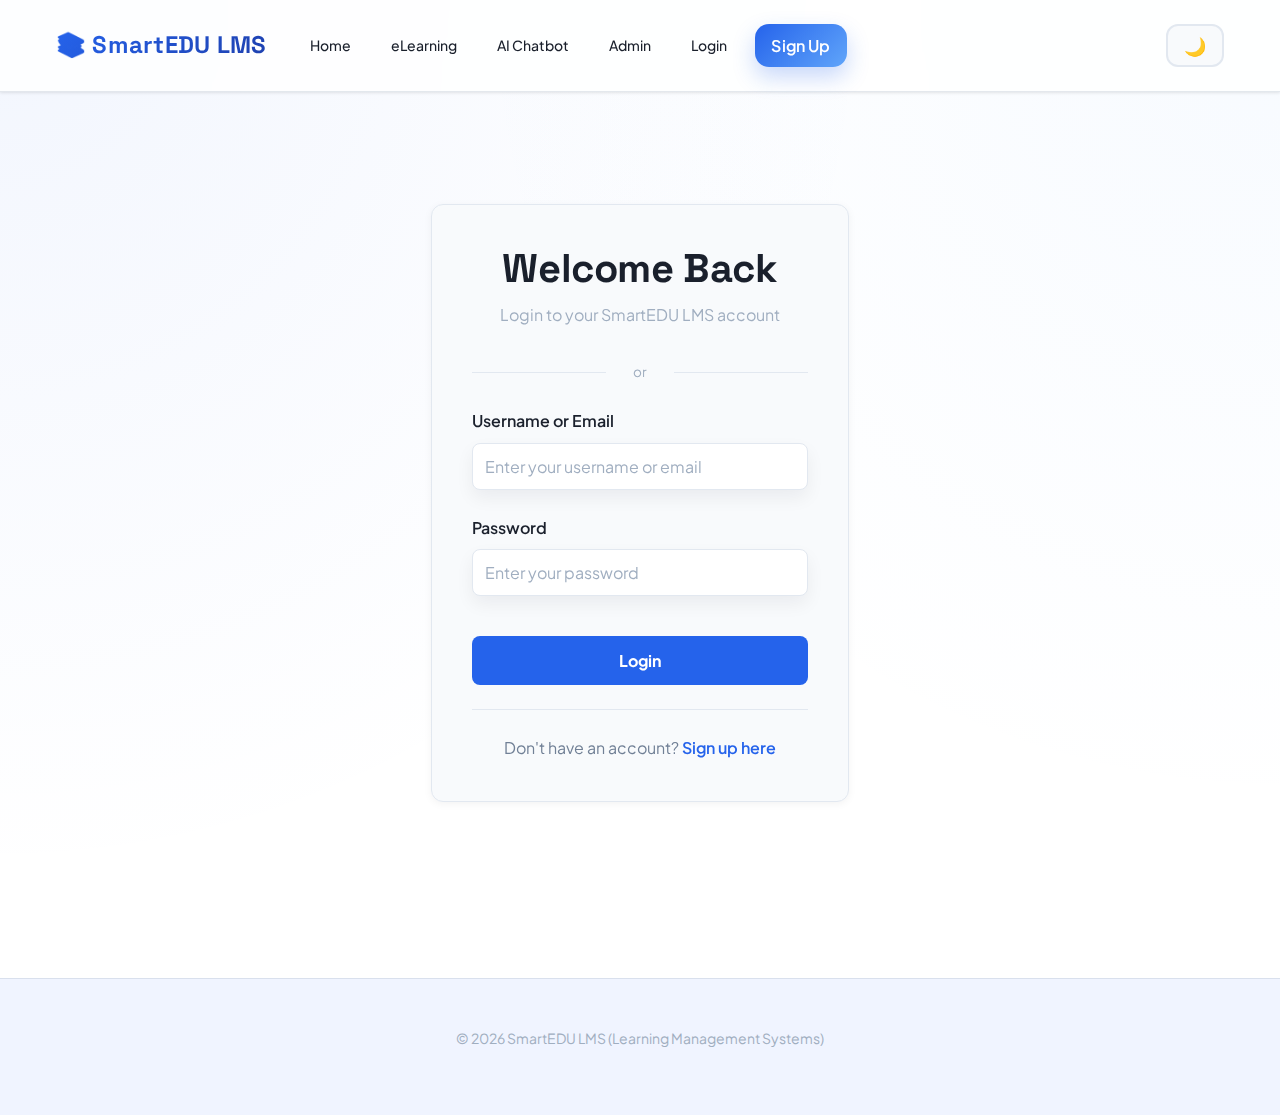
<file: frontend/login.html>
<!DOCTYPE html>
<html lang="en">
<head>
  <meta charset="UTF-8" />
  <meta name="viewport" content="width=device-width, initial-scale=1.0" />
  <title>Login - SmartEDU LMS</title>
  <link rel="stylesheet" href="css/style.css" />
  <style>
    .auth-container {
      max-width: 450px;
      margin: 4rem auto;
      padding: 0 1rem;
    }

    .auth-card {
      background: var(--bg-secondary);
      border: 1px solid var(--border);
      border-radius: var(--radius-lg);
      padding: 2.5rem;
      box-shadow: 0 2px 8px rgba(0, 0, 0, 0.05);
    }

    .auth-header {
      text-align: center;
      margin-bottom: 2rem;
    }

    .auth-header h2 {
      margin-bottom: 0.5rem;
    }

    .auth-header p {
      color: var(--text-muted);
      margin: 0;
    }

    .form-group {
      margin-bottom: 1.5rem;
    }

    .form-group label {
      display: block;
      margin-bottom: 0.5rem;
      font-weight: 600;
      color: var(--text-primary);
    }

    .form-group input {
      width: 100%;
      padding: 0.75rem;
      border: 1px solid var(--border);
      border-radius: var(--radius-md);
      font-family: var(--font-body);
      font-size: 1rem;
      box-sizing: border-box;
      background: var(--bg-primary);
      color: var(--text-primary);
    }

    [data-theme="dark"] .form-group input {
      background: var(--dark-bg-secondary);
      color: var(--dark-text-primary);
      border-color: var(--dark-border);
    }

    .form-group input:focus {
      outline: none;
      border-color: var(--primary);
      box-shadow: 0 0 0 3px rgba(31, 118, 232, 0.1);
    }

    .submit-btn {
      width: 100%;
      padding: 0.875rem;
      background: var(--primary);
      color: white;
      border: none;
      border-radius: var(--radius-md);
      font-weight: 700;
      font-size: 1rem;
      cursor: pointer;
      transition: all var(--transition-base);
      margin-top: 1rem;
    }

    .submit-btn:hover {
      background: var(--primary-dark);
      box-shadow: 0 4px 12px rgba(31, 118, 232, 0.3);
      transform: translateY(-2px);
    }

    .submit-btn:active {
      transform: translateY(0);
    }

    .auth-footer {
      text-align: center;
      margin-top: 1.5rem;
      padding-top: 1.5rem;
      border-top: 1px solid var(--border);
    }

    .auth-footer p {
      margin: 0;
      color: var(--text-secondary);
    }

    .auth-footer a {
      color: var(--primary);
      font-weight: 600;
      text-decoration: none;
    }

    .auth-footer a:hover {
      text-decoration: underline;
    }

    .error-message {
      background: #fee2e2;
      color: #991b1b;
      padding: 0.75rem;
      border-radius: var(--radius-md);
      margin-bottom: 1rem;
      display: none;
      border-left: 4px solid #dc2626;
    }

    [data-theme="dark"] .error-message {
      background: rgba(220, 38, 38, 0.1);
      color: #fecaca;
    }

    .success-message {
      background: rgba(37, 99, 235, 0.12);
      color: #1e40af;
      padding: 0.75rem;
      border-radius: var(--radius-md);
      margin-bottom: 1rem;
      display: none;
      border-left: 4px solid var(--primary);
    }

    [data-theme="dark"] .success-message {
      background: rgba(37, 99, 235, 0.2);
      color: #bfdbfe;
    }
  </style>
</head>
<body>
  <header>
    <div class="container">
      <div class="header-wrapper">
        <h1 style="margin-bottom: 0;" class="logo">📚 SmartEDU LMS</h1>
        <nav>
          <a href="index.html">Home</a>
          <a href="elearning.html">eLearning</a>
          <a href="chatbot.html">AI Chatbot</a>
          <a href="admin.html">Admin</a>
        </nav>
        <button class="theme-toggle" onclick="toggleTheme()" title="Toggle dark mode">
          <span id="themeIcon">🌙</span>
        </button>
      </div>
    </div>
  </header>

  <main>
    <div class="auth-container">
      <div class="auth-card">
        <div class="auth-header">
          <h2>Welcome Back</h2>
          <p>Login to your SmartEDU LMS account</p>
        </div>

        <div class="auth-divider"><span>or</span></div>

        <div class="error-message" id="errorMsg"></div>
        <div class="success-message" id="successMsg"></div>

        <form id="loginForm" onsubmit="handleLogin(event)">
          <div class="form-group">
            <label for="username">Username or Email</label>
            <input
              type="text"
              id="username"
              name="username"
              placeholder="Enter your username or email"
              required
            />
          </div>

          <div class="form-group">
            <label for="password">Password</label>
            <input
              type="password"
              id="password"
              name="password"
              placeholder="Enter your password"
              required
            />
          </div>

          <button type="submit" class="submit-btn">Login</button>
        </form>

        <div class="auth-footer">
          <p>Don't have an account? <a href="signup.html">Sign up here</a></p>
        </div>
      </div>
    </div>
  </main>

  <footer>
    <div class="container text-center">
      <p style="color: var(--text-muted);">© 2026 SmartEDU LMS (Learning Management Systems)</p>
    </div>
  </footer>

  <script src="js/main.js"></script>
  <script>
    function handleLogin(event) {
      event.preventDefault();

      const username = document.getElementById('username').value.trim();
      const password = document.getElementById('password').value;

      const errorMsg = document.getElementById('errorMsg');
      const successMsg = document.getElementById('successMsg');

      // Hide messages
      errorMsg.style.display = 'none';
      successMsg.style.display = 'none';

      if (!username || !password) {
        errorMsg.textContent = 'Please fill in all fields';
        errorMsg.style.display = 'block';
        return;
      }

      // Send login request
      fetch('/api/auth/login', {
        method: 'POST',
        headers: {
          'Content-Type': 'application/json'
        },
        body: JSON.stringify({
          username: username,
          password: password
        })
      })
        .then(response => response.json())
        .then(data => {
          if (data.success) {
            successMsg.textContent = 'Login successful! Redirecting...';
            successMsg.style.display = 'block';
            localStorage.setItem('currentUser', JSON.stringify(data.user));
            setTimeout(() => {
              window.location.href = 'index.html';
            }, 1000);
          } else {
            errorMsg.textContent = data.error || 'Login failed. Please try again.';
            errorMsg.style.display = 'block';
          }
        })
        .catch(error => {
          console.error('Error:', error);
          errorMsg.textContent = 'Connection error. Please try again.';
          errorMsg.style.display = 'block';
        });
    }
  </script>
</body>
</html>
</file>
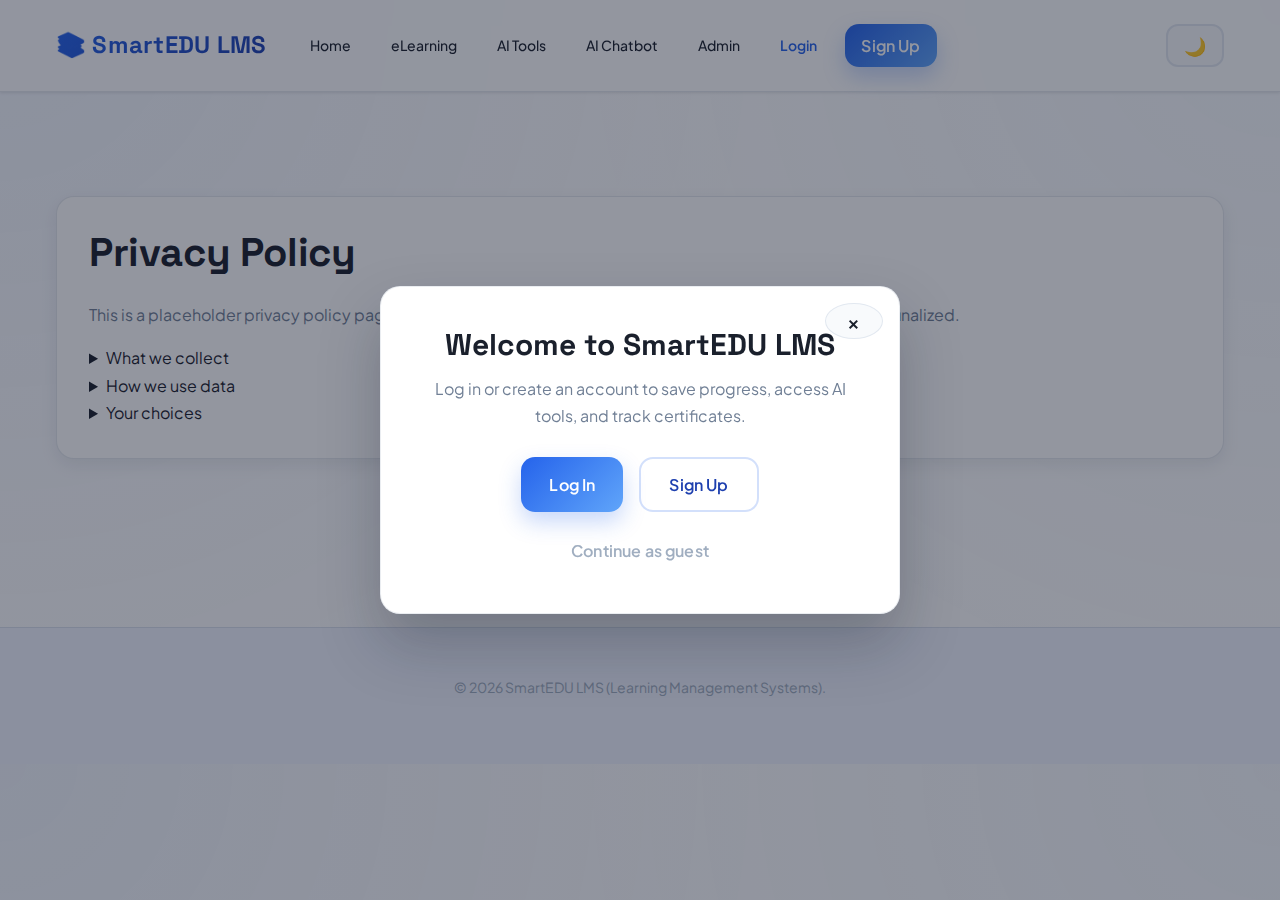
<file: frontend/privacy.html>
<!DOCTYPE html>
<html lang="en">
<head>
  <meta charset="UTF-8" />
  <meta name="viewport" content="width=device-width, initial-scale=1.0" />
  <title>Privacy Policy - SmartEDU LMS</title>
  <link rel="stylesheet" href="css/style.css" />
</head>
<body>
  <header>
    <div class="container">
      <div class="header-wrapper">
        <h1 style="margin-bottom: 0;" class="logo">📚 SmartEDU LMS</h1>
        <nav>
          <a href="index.html">Home</a>
          <a href="elearning.html">eLearning</a>
          <a href="ai-tools.html">AI Tools</a>
          <a href="chatbot.html">AI Chatbot</a>
          <a href="admin.html">Admin</a>
          <a href="login.html" style="color: var(--primary); font-weight: 600;">Login</a>
          <a href="signup.html" class="btn btn-primary" style="padding: 0.5rem 1rem;">Sign Up</a>
        </nav>
        <button class="theme-toggle" onclick="toggleTheme()" title="Toggle dark mode">
          <span id="themeIcon">🌙</span>
        </button>
      </div>
    </div>
  </header>

  <main>
    <div class="container" style="padding: 3.5rem 1rem;">
      <div class="card policy-card">
        <h2 style="margin-top: 0;">Privacy Policy</h2>
        <p class="policy-intro">
          This is a placeholder privacy policy page for SmartEDU LMS. Replace this text
          with your official policy once finalized.
        </p>

        <div class="policy-accordion">
          <details class="policy-item">
            <summary>What we collect</summary>
            <div class="policy-body">
              <p>Account details, usage data, and content you submit.</p>
            </div>
          </details>

          <details class="policy-item">
            <summary>How we use data</summary>
            <div class="policy-body">
              <p>To deliver learning content, improve features, and support users.</p>
            </div>
          </details>

          <details class="policy-item">
            <summary>Your choices</summary>
            <div class="policy-body">
              <p>You can request data access or deletion at any time.</p>
            </div>
          </details>
        </div>
      </div>
    </div>
  </main>

  <footer>
    <div class="container text-center">
      <p style="color: var(--text-muted);">© 2026 SmartEDU LMS (Learning Management Systems).</p>
    </div>
  </footer>

  <script src="js/main.js"></script>
</body>
</html>
</file>
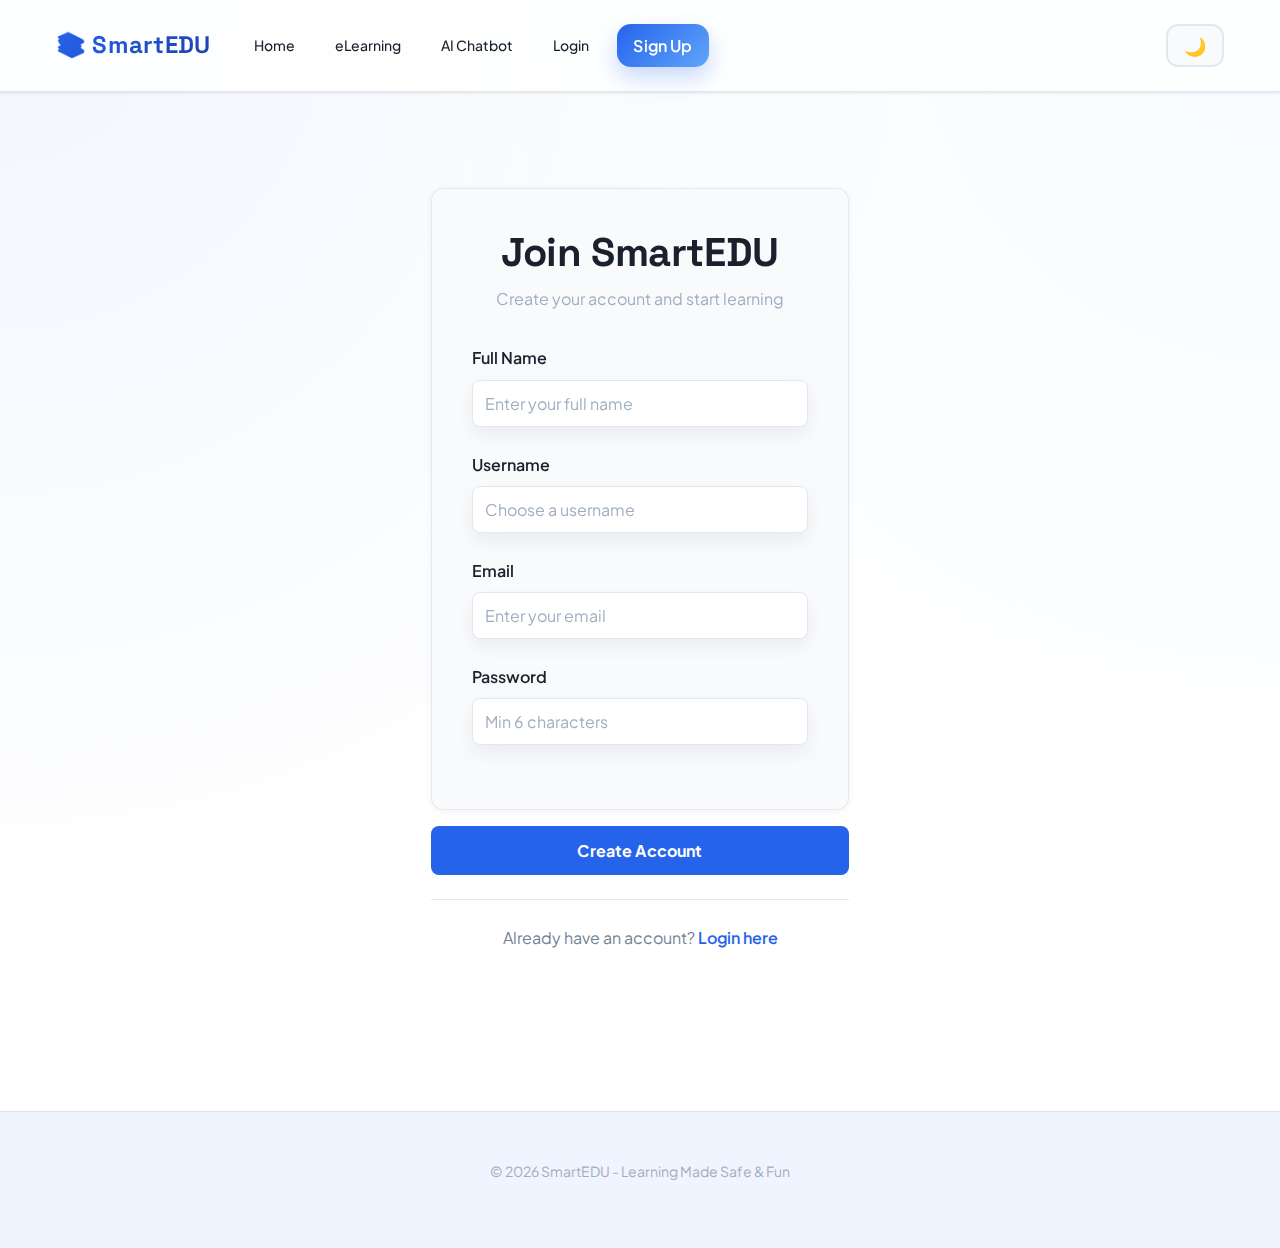
<file: frontend/signup.html>
<!DOCTYPE html>
<html lang="en">
<head>
  <meta charset="UTF-8" />
  <meta name="viewport" content="width=device-width, initial-scale=1.0" />
  <title>Sign Up - SmartEDU</title>
  <link rel="stylesheet" href="css/style.css" />
  <style>
    .auth-container {
      max-width: 450px;
      margin: 3rem auto;
      padding: 0 1rem;
    }

    .auth-card {
      background: var(--bg-secondary);
      border: 1px solid var(--border);
      border-radius: var(--radius-lg);
      padding: 2.5rem;
      box-shadow: 0 2px 8px rgba(0, 0, 0, 0.05);
    }

    .auth-header {
      text-align: center;
      margin-bottom: 2rem;
    }

    .auth-header h2 {
      margin-bottom: 0.5rem;
    }

    .auth-header p {
      color: var(--text-muted);
      margin: 0;
    }

    .form-group {
      margin-bottom: 1.5rem;
    }

    .form-group label {
      display: block;
      margin-bottom: 0.5rem;
      font-weight: 600;
      color: var(--text-primary);
    }

    .form-group input {
      width: 100%;
      padding: 0.75rem;
      border: 1px solid var(--border);
      border-radius: var(--radius-md);
      font-family: var(--font-body);
      font-size: 1rem;
      box-sizing: border-box;
      background: var(--bg-primary);
      color: var(--text-primary);
    }

    [data-theme="dark"] .form-group input {
      background: var(--dark-bg-secondary);
      color: var(--dark-text-primary);
      border-color: var(--dark-border);
    }

    .form-group input:focus {
      outline: none;
      border-color: var(--primary);
      box-shadow: 0 0 0 3px rgba(31, 118, 232, 0.1);
    }

    .submit-btn {
      width: 100%;
      padding: 0.875rem;
      background: var(--primary);
      color: white;
      border: none;
      border-radius: var(--radius-md);
      font-weight: 700;
      font-size: 1rem;
      cursor: pointer;
      transition: all var(--transition-base);
      margin-top: 1rem;
    }

    .submit-btn:hover {
      background: var(--primary-dark);
      box-shadow: 0 4px 12px rgba(31, 118, 232, 0.3);
      transform: translateY(-2px);
    }

    .submit-btn:active {
      transform: translateY(0);
    }

    .auth-footer {
      text-align: center;
      margin-top: 1.5rem;
      padding-top: 1.5rem;
      border-top: 1px solid var(--border);
    }

    .auth-footer p {
      margin: 0;
      color: var(--text-secondary);
    }

    .auth-footer a {
      color: var(--primary);
      font-weight: 600;
      text-decoration: none;
    }

    .auth-footer a:hover {
      text-decoration: underline;
    }

    .error-message {
      background: #fee2e2;
      color: #991b1b;
      padding: 0.75rem;
      border-radius: var(--radius-md);
      margin-bottom: 1rem;
      display: none;
      border-left: 4px solid #dc2626;
    }

    [data-theme="dark"] .error-message {
      background: rgba(220, 38, 38, 0.1);
      color: #fecaca;
    }

    .success-message {
      background: #dcfce7;
      color: #166534;
      padding: 0.75rem;
      border-radius: var(--radius-md);
      margin-bottom: 1rem;
      display: none;
      border-left: 4px solid #16a34a;
    }

    [data-theme="dark"] .success-message {
      background: rgba(22, 163, 74, 0.1);
      color: #86efac;
    }

    .form-row {
      display: grid;
      grid-template-columns: 1fr 1fr;
      gap: 1rem;
    }

    .form-row .form-group {
      margin-bottom: 0;
    }
  </style>
</head>
<body>
  <header>
    <div class="container">
      <div class="header-wrapper">
        <h1 style="margin-bottom: 0;" class="logo">📚 SmartEDU</h1>
        <nav>
          <a href="index.html">Home</a>
          <a href="elearning.html">eLearning</a>
          <a href="chatbot.html">AI Chatbot</a>
        </nav>
        <button class="theme-toggle" onclick="toggleTheme()" title="Toggle dark mode">
          <span id="themeIcon">🌙</span>
        </button>
      </div>
    </div>
  </header>

  <main>
    <div class="auth-container">
      <div class="auth-card">
        <div class="auth-header">
          <h2>Join SmartEDU</h2>
          <p>Create your account and start learning</p>
        </div>

        <div class="error-message" id="errorMsg"></div>
        <div class="success-message" id="successMsg"></div>

        <form id="signupForm" onsubmit="handleSignup(event)">
          <div class="form-group">
            <label for="fullName">Full Name</label>
            <input
              type="text"
              id="fullName"
              name="full_name"
              placeholder="Enter your full name"
              required
            />
          </div>

          <div class="form-group">
            <label for="username">Username</label>
            <input
              type="text"
              id="username"
              name="username"
              placeholder="Choose a username"
              minlength="3"
              required
            />
          </div>

          <div class="form-group">
            <label for="email">Email</label>
            <input
              type="email"
              id="email"
              name="email"
              placeholder="Enter your email"
              required
            />
          </div>

          <div class="form-group">
            <label for="password">Password</label>
            <input
              type="password"
              id="password"
              name="password"
              placeholder="Min 6 characters"
                minlength="6"
                required
              />
            </div>
          </div>

          <button type="submit" class="submit-btn">Create Account</button>
        </form>

        <div class="auth-footer">
          <p>Already have an account? <a href="login.html">Login here</a></p>
        </div>
      </div>
    </div>
  </main>

  <footer>
    <div class="container text-center">
      <p style="color: var(--text-muted);">© 2026 SmartEDU - Learning Made Safe & Fun</p>
    </div>
  </footer>

  <script src="js/main.js"></script>
  <script>
    function handleSignup(event) {
      event.preventDefault();

      const fullName = document.getElementById('fullName').value.trim();
      const username = document.getElementById('username').value.trim();
      const email = document.getElementById('email').value.trim();
      const password = document.getElementById('password').value;

      const errorMsg = document.getElementById('errorMsg');
      const successMsg = document.getElementById('successMsg');

      // Hide messages
      errorMsg.style.display = 'none';
      successMsg.style.display = 'none';

      if (!fullName || !username || !email || !password) {
        errorMsg.textContent = 'Please fill in all required fields';
        errorMsg.style.display = 'block';
        return;
      }

      if (username.length < 3) {
        errorMsg.textContent = 'Username must be at least 3 characters';
        errorMsg.style.display = 'block';
        return;
      }

      if (password.length < 6) {
        errorMsg.textContent = 'Password must be at least 6 characters';
        errorMsg.style.display = 'block';
        return;
      }

      // Send signup request
      fetch('/api/auth/signup', {
        method: 'POST',
        headers: {
          'Content-Type': 'application/json'
        },
        body: JSON.stringify({
          full_name: fullName,
          username: username,
          email: email,
          password: password
        })
      })
        .then(response => response.json())
        .then(data => {
          if (data.success) {
            successMsg.textContent = 'Account created successfully! Redirecting to login...';
            successMsg.style.display = 'block';
            setTimeout(() => {
              window.location.href = 'login.html';
            }, 1500);
          } else {
            errorMsg.textContent = data.error || 'Signup failed. Please try again.';
            errorMsg.style.display = 'block';
          }
        })
        .catch(error => {
          console.error('Error:', error);
          errorMsg.textContent = 'Connection error. Please try again.';
          errorMsg.style.display = 'block';
        });
    }
  </script>
</body>
</html>
</file>
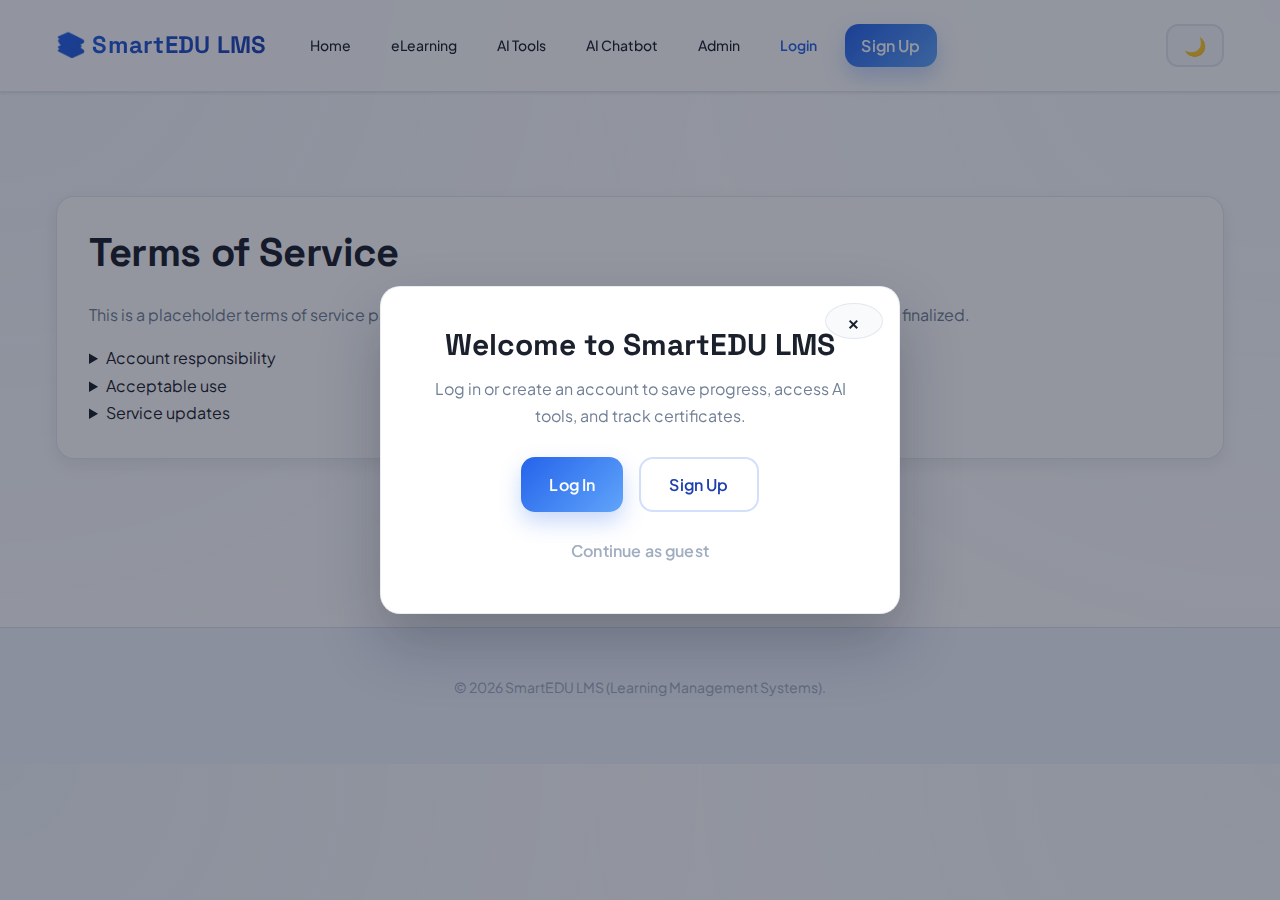
<file: frontend/terms.html>
<!DOCTYPE html>
<html lang="en">
<head>
  <meta charset="UTF-8" />
  <meta name="viewport" content="width=device-width, initial-scale=1.0" />
  <title>Terms of Service - SmartEDU LMS</title>
  <link rel="stylesheet" href="css/style.css" />
</head>
<body>
  <header>
    <div class="container">
      <div class="header-wrapper">
        <h1 style="margin-bottom: 0;" class="logo">📚 SmartEDU LMS</h1>
        <nav>
          <a href="index.html">Home</a>
          <a href="elearning.html">eLearning</a>
          <a href="ai-tools.html">AI Tools</a>
          <a href="chatbot.html">AI Chatbot</a>
          <a href="admin.html">Admin</a>
          <a href="login.html" style="color: var(--primary); font-weight: 600;">Login</a>
          <a href="signup.html" class="btn btn-primary" style="padding: 0.5rem 1rem;">Sign Up</a>
        </nav>
        <button class="theme-toggle" onclick="toggleTheme()" title="Toggle dark mode">
          <span id="themeIcon">🌙</span>
        </button>
      </div>
    </div>
  </header>

  <main>
    <div class="container" style="padding: 3.5rem 1rem;">
      <div class="card policy-card">
        <h2 style="margin-top: 0;">Terms of Service</h2>
        <p class="policy-intro">
          This is a placeholder terms of service page for SmartEDU LMS. Replace this text
          with your official terms once finalized.
        </p>

        <div class="policy-accordion">
          <details class="policy-item">
            <summary>Account responsibility</summary>
            <div class="policy-body">
              <p>Keep your login secure and notify us of any unauthorized activity.</p>
            </div>
          </details>

          <details class="policy-item">
            <summary>Acceptable use</summary>
            <div class="policy-body">
              <p>Use the platform respectfully and avoid prohibited or harmful activity.</p>
            </div>
          </details>

          <details class="policy-item">
            <summary>Service updates</summary>
            <div class="policy-body">
              <p>Features may evolve as we improve SmartEDU LMS.</p>
            </div>
          </details>
        </div>
      </div>
    </div>
  </main>

  <footer>
    <div class="container text-center">
      <p style="color: var(--text-muted);">© 2026 SmartEDU LMS (Learning Management Systems).</p>
    </div>
  </footer>

  <script src="js/main.js"></script>
</body>
</html>
</file>
<file: frontend/css/style.css>
/* ============================================
   SMARTEDU LMS - Premium CSS Design System
   ============================================ */

@import url('https://fonts.googleapis.com/css2?family=Space+Grotesk:wght@400;500;600;700&family=Plus+Jakarta+Sans:wght@400;500;600;700&display=swap');

:root {
  /* Color Palette - Rich Blue */
  --primary: #2563eb;
  --primary-dark: #1e40af;
  --primary-light: #eff6ff;
  --secondary: #60a5fa;
  --success: #3b82f6;
  --warning: #60a5fa;
  --error: #ef4444;
  --info: #0ea5e9;
  
  /* Difficulty Colors */
  --difficulty-beginner: #3b82f6;
  --difficulty-intermediate: #2563eb;
  --difficulty-advanced: #1e40af;
  
  /* Neutrals */
  --bg-primary: #ffffff;
  --bg-secondary: #f8fafc;
  --bg-tertiary: #eef2f6;
  --text-primary: #1a202c;
  --text-secondary: #718096;
  --text-muted: #a0aec0;
  --border: #e2e8f0;
  --border-light: #edf2f7;
  
  /* Dark Mode */
  --dark-bg-primary: #1a202c;
  --dark-bg-secondary: #2d3748;
  --dark-bg-tertiary: #4a5568;
  --dark-text-primary: #f7fafc;
  --dark-text-secondary: #cbd5e0;
  --dark-text-muted: #a0aec0;
  --dark-border: #4a5568;
  
  /* Typography - Bold, modern, readable */
  --font-display: 'Space Grotesk', -apple-system, BlinkMacSystemFont, 'Segoe UI', sans-serif;
  --font-heading: 'Space Grotesk', -apple-system, BlinkMacSystemFont, 'Segoe UI', sans-serif;
  --font-body: 'Plus Jakarta Sans', -apple-system, BlinkMacSystemFont, 'Segoe UI', sans-serif;
  
  --text-xs: 0.75rem;
  --text-sm: 0.875rem;
  --text-base: 1rem;
  --text-lg: 1.125rem;
  --text-xl: 1.25rem;
  --text-2xl: 1.5rem;
  --text-3xl: 1.875rem;
  --text-4xl: 2.25rem;
  --text-5xl: 3rem;
  
  --font-thin: 100;
  --font-light: 300;
  --font-normal: 400;
  --font-medium: 500;
  --font-semibold: 600;
  --font-bold: 700;
  --font-extrabold: 800;
  --font-black: 900;
  
  /* Spacing */
  --space-xs: 0.25rem;
  --space-sm: 0.5rem;
  --space-md: 1rem;
  --space-lg: 1.5rem;
  --space-xl: 2rem;
  --space-2xl: 2.5rem;
  --space-3xl: 3rem;
  --space-4xl: 4rem;
  
  /* Borders & Radius */
  --radius-sm: 4px;
  --radius-md: 8px;
  --radius-lg: 12px;
  --radius-xl: 16px;
  --radius-2xl: 20px;
  --radius-3xl: 24px;
  --radius-full: 9999px;
  
  /* Shadows */
  --shadow-sm: 0 1px 3px 0 rgba(0, 0, 0, 0.1);
  --shadow-md: 0 4px 8px rgba(0, 0, 0, 0.08);
  --shadow-lg: 0 8px 16px rgba(0, 0, 0, 0.1);
  --shadow-xl: 0 12px 24px rgba(0, 0, 0, 0.12);
  --shadow-2xl: 0 20px 40px rgba(0, 0, 0, 0.15);
  --shadow-inner: inset 0 2px 4px 0 rgba(0, 0, 0, 0.05);
  
  /* Transitions */
  --transition-fast: 150ms ease;
  --transition-base: 250ms ease;
  --transition-slow: 350ms ease;

  /* Media positioning */
  --hero-video-x: 62%;
  --hero-video-y: 66%;
  --hero-video-scale: 1.18;
}

[data-theme="dark"] {
  --primary: #60a5fa;
  --primary-light: #1e3a8a;
  --bg-primary: var(--dark-bg-primary);
  --bg-secondary: var(--dark-bg-secondary);
  --bg-tertiary: var(--dark-bg-tertiary);
  --text-primary: var(--dark-text-primary);
  --text-secondary: var(--dark-text-secondary);
  --text-muted: var(--dark-text-muted);
  --border: var(--dark-border);
  --border-light: #475569;
}

/* ============================================
   ANIMATIONS & KEYFRAMES
   ============================================ */

@keyframes fadeInUp {
  from {
    opacity: 0;
    transform: translateY(30px);
  }
  to {
    opacity: 1;
    transform: translateY(0);
  }
}

@keyframes slideInUp {
  from {
    opacity: 0;
    transform: translateY(50px);
  }
  to {
    opacity: 1;
    transform: translateY(0);
  }
}

@keyframes fadeInDown {
  from {
    opacity: 0;
    transform: translateY(-30px);
  }
  to {
    opacity: 1;
    transform: translateY(0);
  }
}

@keyframes fadeIn {
  from {
    opacity: 0;
  }
  to {
    opacity: 1;
  }
}

@keyframes slideInRight {
  from {
    opacity: 0;
    transform: translateX(-50px);
  }
  to {
    opacity: 1;
    transform: translateX(0);
  }
}

@keyframes slideInLeft {
  from {
    opacity: 0;
    transform: translateX(50px);
  }
  to {
    opacity: 1;
    transform: translateX(0);
  }
}

@keyframes pulse {
  0%, 100% {
    opacity: 1;
  }
  50% {
    opacity: 0.5;
  }
}

@keyframes float {
  0%, 100% {
    transform: translateY(0px);
  }
  50% {
    transform: translateY(-20px);
  }
}

@keyframes glow {
  0%, 100% {
    box-shadow: 0 0 20px rgba(37, 99, 235, 0.3);
  }
  50% {
    box-shadow: 0 0 40px rgba(37, 99, 235, 0.6);
  }
}

@keyframes spin {
  from {
    transform: rotate(0deg);
  }
  to {
    transform: rotate(360deg);
  }
}

@keyframes titleAnimate {
  0% {
    opacity: 0;
    transform: translateY(40px) rotateX(90deg);
  }
  100% {
    opacity: 1;
    transform: translateY(0) rotateX(0);
  }
}

@keyframes shimmer {
  0% {
    background-position: -1000px 0;
  }
  100% {
    background-position: 1000px 0;
  }
}

/* ============================================
   PREMIUM ANIMATIONS
   ============================================ */

@keyframes bounceIn {
  0% {
    opacity: 0;
    transform: scale(0.3);
  }
  50% {
    opacity: 1;
    transform: scale(1.05);
  }
  100% {
    transform: scale(1);
  }
}

@keyframes bounceInUp {
  0% {
    opacity: 0;
    transform: translateY(100px) scale(0.5);
  }
  50% {
    transform: translateY(-10px) scale(1.05);
  }
  100% {
    opacity: 1;
    transform: translateY(0) scale(1);
  }
}

@keyframes bounceInDown {
  0% {
    opacity: 0;
    transform: translateY(-100px) scale(0.5);
  }
  50% {
    transform: translateY(10px) scale(1.05);
  }
  100% {
    opacity: 1;
    transform: translateY(0) scale(1);
  }
}

@keyframes bounceInLeft {
  0% {
    opacity: 0;
    transform: translateX(-100px) scale(0.5);
  }
  50% {
    transform: translateX(10px) scale(1.05);
  }
  100% {
    opacity: 1;
    transform: translateX(0) scale(1);
  }
}

@keyframes bounceInRight {
  0% {
    opacity: 0;
    transform: translateX(100px) scale(0.5);
  }
  50% {
    transform: translateX(-10px) scale(1.05);
  }
  100% {
    opacity: 1;
    transform: translateX(0) scale(1);
  }
}

@keyframes rotateIn {
  0% {
    opacity: 0;
    transform: rotate(-90deg) scale(0);
  }
  100% {
    opacity: 1;
    transform: rotate(0) scale(1);
  }
}

@keyframes rotateInUp {
  0% {
    opacity: 0;
    transform: translateY(100px) rotate(-45deg);
  }
  100% {
    opacity: 1;
    transform: translateY(0) rotate(0);
  }
}

@keyframes scaleIn {
  0% {
    opacity: 0;
    transform: scale(0);
  }
  100% {
    opacity: 1;
    transform: scale(1);
  }
}

@keyframes skewIn {
  0% {
    opacity: 0;
    transform: skewX(-20deg);
  }
  100% {
    opacity: 1;
    transform: skewX(0);
  }
}

@keyframes gradientShift {
  0%, 100% {
    background-position: 0% 50%;
  }
  50% {
    background-position: 100% 50%;
  }
}

@keyframes gradientWave {
  0% {
    background-position: 0% center;
  }
  100% {
    background-position: 200% center;
  }
}

@keyframes neon {
  0%, 100% {
    text-shadow: 0 0 5px #60a5fa, 0 0 10px #3b82f6, 0 0 20px rgba(59, 130, 246, 0.8);
  }
  50% {
    text-shadow: 0 0 10px #60a5fa, 0 0 20px #3b82f6, 0 0 30px rgba(59, 130, 246, 1), 0 0 40px rgba(59, 130, 246, 0.8);
  }
}

@keyframes neonGlow {
  0%, 100% {
    box-shadow: 0 0 5px rgba(59, 130, 246, 0.5), 0 0 10px rgba(59, 130, 246, 0.3);
  }
  50% {
    box-shadow: 0 0 20px rgba(59, 130, 246, 0.8), 0 0 30px rgba(59, 130, 246, 0.6), 0 0 40px rgba(167, 139, 250, 0.5);
  }
}

@keyframes slideDown {
  from {
    opacity: 0;
    transform: translateY(-100%);
  }
  to {
    opacity: 1;
    transform: translateY(0);
  }
}

@keyframes slideUp {
  from {
    opacity: 0;
    transform: translateY(100%);
  }
  to {
    opacity: 1;
    transform: translateY(0);
  }
}

@keyframes flipInX {
  0% {
    opacity: 0;
    transform: perspective(400px) rotateX(90deg);
  }
  100% {
    opacity: 1;
    transform: perspective(400px) rotateX(0);
  }
}

@keyframes flipInY {
  0% {
    opacity: 0;
    transform: perspective(400px) rotateY(90deg);
  }
  100% {
    opacity: 1;
    transform: perspective(400px) rotateY(0);
  }
}

@keyframes heartbeat {
  0%, 100% {
    transform: scale(1);
  }
  25% {
    transform: scale(1.1);
  }
  50% {
    transform: scale(1.2);
  }
}

@keyframes rubberBand {
  0%, 100% {
    transform: scaleX(1);
  }
  30% {
    transform: scaleX(1.25) scaleY(0.75);
  }
  40% {
    transform: scaleX(0.75) scaleY(1.25);
  }
  50% {
    transform: scaleX(1.15) scaleY(0.85);
  }
  65% {
    transform: scaleX(0.95) scaleY(1.05);
  }
  75% {
    transform: scaleX(1.05) scaleY(0.95);
  }
}

@keyframes wobble {
  0%, 100% {
    transform: translateX(0);
  }
  15% {
    transform: translateX(-5px) rotate(-5deg);
  }
  30% {
    transform: translateX(5px) rotate(3deg);
  }
  45% {
    transform: translateX(-5px) rotate(-3deg);
  }
  60% {
    transform: translateX(3px) rotate(2deg);
  }
  75% {
    transform: translateX(-2px) rotate(-1deg);
  }
}

@keyframes swing {
  20% {
    transform: rotate(15deg);
  }
  40% {
    transform: rotate(-10deg);
  }
  60% {
    transform: rotate(5deg);
  }
  80% {
    transform: rotate(-5deg);
  }
  100% {
    transform: rotate(0deg);
  }
}

@keyframes tilt {
  0%, 100% {
    transform: rotate(0deg);
  }
  25% {
    transform: rotate(2deg);
  }
  75% {
    transform: rotate(-2deg);
  }
}

@keyframes jello {
  from, 11.1%, to {
    transform: translate3d(0, 0, 0);
  }
  22.2% {
    transform: skewX(-12.5deg) skewY(-12.5deg);
  }
  33.3% {
    transform: skewX(6.25deg) skewY(6.25deg);
  }
  44.4% {
    transform: skewX(-3.125deg) skewY(-3.125deg);
  }
  55.5% {
    transform: skewX(1.5625deg) skewY(1.5625deg);
  }
  66.6% {
    transform: skewX(-0.78125deg) skewY(-0.78125deg);
  }
  77.7% {
    transform: skewX(0.390625deg) skewY(0.390625deg);
  }
  88.8% {
    transform: skewX(-0.1953125deg) skewY(-0.1953125deg);
  }
}

@keyframes popIn {
  0% {
    opacity: 0;
    transform: scale(0) rotate(-10deg);
  }
  100% {
    opacity: 1;
    transform: scale(1) rotate(0);
  }
}

@keyframes pulse2 {
  0%, 100% {
    transform: scale(1);
  }
  50% {
    transform: scale(1.05);
  }
}

/* ============================================
   PREMIUM ANIMATIONS - Pro Features
   ============================================ */

/* Glassmorphism animations */
@keyframes glassFade {
  from {
    opacity: 0;
    backdrop-filter: blur(0px);
  }
  to {
    opacity: 1;
    backdrop-filter: blur(10px);
  }
}

@keyframes glassBlur {
  0%, 100% {
    backdrop-filter: blur(5px);
  }
  50% {
    backdrop-filter: blur(15px);
  }
}

/* Morphing animations */
@keyframes morphing {
  0% {
    border-radius: 60% 40% 30% 70% / 60% 30% 70% 40%;
  }
  50% {
    border-radius: 30% 60% 70% 40% / 50% 60% 30% 60%;
  }
  100% {
    border-radius: 60% 40% 30% 70% / 60% 30% 70% 40%;
  }
}

@keyframes morphPulse {
  0%, 100% {
    border-radius: 40% 60% 50% 50% / 50% 50% 60% 40%;
  }
  50% {
    border-radius: 60% 40% 60% 40% / 40% 40% 40% 60%;
  }
}

/* Parallax animations */
@keyframes parallaxUp {
  from {
    transform: translateY(50px);
    opacity: 0;
  }
  to {
    transform: translateY(0);
    opacity: 1;
  }
}

@keyframes parallaxDown {
  from {
    transform: translateY(-50px);
    opacity: 0;
  }
  to {
    transform: translateY(0);
    opacity: 1;
  }
}

/* Gradient animations */
@keyframes gradientFlow {
  0% {
    background-position: 0% 50%;
  }
  50% {
    background-position: 100% 50%;
  }
  100% {
    background-position: 0% 50%;
  }
}

@keyframes gradientMorph {
  0%, 100% {
    background-position: 0% center;
  }
  50% {
    background-position: 100% center;
  }
}

@keyframes rainbowBorder {
  0% {
    border-color: #ff0000;
  }
  16.67% {
    border-color: #ff7f00;
  }
  33.33% {
    border-color: #ffff00;
  }
  50% {
    border-color: #00ff00;
  }
  66.67% {
    border-color: #0000ff;
  }
  83.33% {
    border-color: #4b0082;
  }
  100% {
    border-color: #ff0000;
  }
}

/* Floating & floating particles */
@keyframes floatUp {
  0% {
    transform: translateY(0px) translateX(0px);
    opacity: 1;
  }
  100% {
    transform: translateY(-100vh) translateX(50px);
    opacity: 0;
  }
}

@keyframes floatLeft {
  0%, 100% {
    transform: translateX(0px);
  }
  50% {
    transform: translateX(-20px);
  }
}

@keyframes floatRight {
  0%, 100% {
    transform: translateX(0px);
  }
  50% {
    transform: translateX(20px);
  }
}

@keyframes infiniteFloat {
  0%, 100% {
    transform: translateY(0px) rotate(0deg);
  }
  50% {
    transform: translateY(-30px) rotate(5deg);
  }
}

/* Wave animations */
@keyframes wave {
  0%, 100% {
    transform: translateY(0);
  }
  25% {
    transform: translateY(-10px);
  }
  75% {
    transform: translateY(10px);
  }
}

@keyframes waveFloat {
  0% {
    transform: translateX(-100%) translateY(0) rotate(0deg);
  }
  100% {
    transform: translateX(100vw) translateY(0) rotate(360deg);
  }
}

/* Hover morphing */
@keyframes hoverMorph {
  0%, 100% {
    transform: scale(1) rotate(0deg);
  }
  50% {
    transform: scale(1.1) rotate(2deg);
  }
}

/* Stagger animations */
@keyframes staggerFade {
  0% {
    opacity: 0;
    transform: translateY(20px);
  }
  100% {
    opacity: 1;
    transform: translateY(0);
  }
}

@keyframes staggerSlide {
  0% {
    opacity: 0;
    transform: translateX(-30px);
  }
  100% {
    opacity: 1;
    transform: translateX(0);
  }
}

/* Shimmer & shine */
@keyframes shimmerFlow {
  0% {
    background-position: -1000px 0;
  }
  100% {
    background-position: 1000px 0;
  }
}

@keyframes shine {
  0%, 100% {
    background-position: -1000px 0;
  }
  50% {
    background-position: 1000px 0;
  }
}

/* Blur animations */
@keyframes blurIn {
  from {
    filter: blur(10px);
    opacity: 0;
  }
  to {
    filter: blur(0);
    opacity: 1;
  }
}

@keyframes blurOut {
  from {
    filter: blur(0);
    opacity: 1;
  }
  to {
    filter: blur(10px);
    opacity: 0;
  }
}

/* Glow animations */
@keyframes glowPulse {
  0%, 100% {
    filter: drop-shadow(0 0 5px rgba(37, 99, 235, 0.3));
  }
  50% {
    filter: drop-shadow(0 0 20px rgba(37, 99, 235, 0.8));
  }
}

@keyframes softGlow {
  0%, 100% {
    box-shadow: 0 0 10px rgba(37, 99, 235, 0.2);
  }
  50% {
    box-shadow: 0 0 30px rgba(37, 99, 235, 0.5);
  }
}

/* Rotation animations */
@keyframes slowSpin {
  from {
    transform: rotate(0deg);
  }
  to {
    transform: rotate(360deg);
  }
}

@keyframes orbitSpin {
  0% {
    transform: translate(0, 0) rotate(0deg);
  }
  100% {
    transform: translate(0, 0) rotate(360deg);
  }
}

/* Clip path animations */
@keyframes clipReveal {
  0% {
    clip-path: polygon(0 0, 0 0, 0 100%, 0% 100%);
  }
  100% {
    clip-path: polygon(0 0, 100% 0, 100% 100%, 0 100%);
  }
}

@keyframes clipCircle {
  0% {
    clip-path: circle(0% at 50% 50%);
  }
  100% {
    clip-path: circle(100% at 50% 50%);
  }
}

/* Text reveal animations */
@keyframes textReveal {
  from {
    clip-path: polygon(0 0, 0 0, 0 100%, 0% 100%);
  }
  to {
    clip-path: polygon(0 0, 100% 0, 100% 100%, 0 100%);
  }
}

@keyframes textSlide {
  0% {
    transform: translateY(100%);
    opacity: 0;
  }
  100% {
    transform: translateY(0);
    opacity: 1;
  }
}

/* 3D animations */
@keyframes flip3D {
  0% {
    transform: perspective(1000px) rotateY(0);
  }
  100% {
    transform: perspective(1000px) rotateY(360deg);
  }
}

@keyframes tilt3D {
  0%, 100% {
    transform: perspective(1000px) rotateX(0) rotateY(0);
  }
  50% {
    transform: perspective(1000px) rotateX(10deg) rotateY(10deg);
  }
}

/* Bounce animations */
@keyframes elasticBounce {
  0%, 100% {
    transform: translateY(0);
  }
  25% {
    transform: translateY(-20px);
  }
  50% {
    transform: translateY(0);
  }
  75% {
    transform: translateY(-10px);
  }
}

/* Ink animations */
@keyframes inkBlotExpand {
  0% {
    transform: scale(0);
    opacity: 0;
  }
  50% {
    opacity: 1;
  }
  100% {
    transform: scale(1);
    opacity: 0;
  }
}

/* Handwriting animation */
@keyframes handwrite {
  to {
    stroke-dashoffset: 0;
  }
}

/* Rainbow animations */
@keyframes rainbowText {
  0% {
    background-position: 0% center;
  }
  100% {
    background-position: 200% center;
  }
}

@keyframes rainbowPulse {
  0%, 100% {
    filter: hue-rotate(0deg);
  }
  50% {
    filter: hue-rotate(360deg);
  }
}

/* Swirl animation */
@keyframes swirl {
  0% {
    transform: translateY(0) rotate(0deg);
  }
  50% {
    transform: translateY(-20px) rotate(180deg);
  }
  100% {
    transform: translateY(0) rotate(360deg);
  }
}

/* Liquid swipe */
@keyframes liquidSwipe {
  0% {
    clip-path: polygon(0% 0%, 0% 0%, 0% 100%, 0% 100%);
  }
  100% {
    clip-path: polygon(0% 0%, 100% 0%, 100% 100%, 0% 100%);
  }
}

/* Blob morphing */
@keyframes blobMorph {
  0%, 100% {
    border-radius: 63% 37% 54% 46% / 55% 48% 52% 45%;
    transform: scale(1);
  }
  25% {
    border-radius: 40% 60% 30% 70% / 60% 30% 70% 40%;
    transform: scale(1.05);
  }
  50% {
    border-radius: 70% 30% 66% 34% / 33% 66% 34% 67%;
    transform: scale(1);
  }
  75% {
    border-radius: 30% 70% 70% 30% / 30% 30% 70% 70%;
    transform: scale(1.05);
  }
}

/* Typewriter animation */
@keyframes typewriter {
  from {
    width: 0;
  }
  to {
    width: 100%;
  }
}

@keyframes blink {
  50% {
    border-right-color: transparent;
  }
}

/* ============================================
   GLOBAL STYLES
   ============================================ */

* {
  margin: 0;
  padding: 0;
  box-sizing: border-box;
}

html {
  scroll-behavior: smooth;
  -webkit-font-smoothing: antialiased;
  -moz-osx-font-smoothing: grayscale;
}

body {
  font-family: var(--font-body);
  font-size: var(--text-base);
  line-height: 1.6;
  color: var(--text-primary);
  background-color: var(--bg-primary);
  background-image: radial-gradient(circle at top left, rgba(37, 99, 235, 0.08), transparent 50%),
    radial-gradient(circle at top right, rgba(96, 165, 250, 0.06), transparent 45%);
  transition: background-color var(--transition-slow),
    color var(--transition-slow);
  overflow-x: hidden;
}

/* ============================================
   TYPOGRAPHY
   ============================================ */

h1, h2, h3, h4, h5, h6 {
  font-family: var(--font-heading);
  font-weight: var(--font-bold);
  line-height: 1.2;
  margin-bottom: var(--space-lg);
}

h1 {
  font-size: 3.5rem;
  font-weight: 700;
  color: var(--text-primary);
  letter-spacing: -0.02em;
}

h2 {
  font-size: 2.5rem;
  font-weight: 700;
  color: var(--text-primary);
  letter-spacing: -0.01em;
}

h3 {
  font-size: 1.875rem;
  font-weight: 700;
  color: var(--text-primary);
}

h4 {
  font-size: 1.5rem;
  font-weight: 600;
  color: var(--text-secondary);
}

h5 {
  font-size: 1.25rem;
  font-weight: 600;
  color: var(--text-secondary);
}

h6 {
  font-size: 1.1rem;
  font-weight: 600;
  color: var(--text-muted);
  text-transform: uppercase;
  letter-spacing: 0.1em;
}

p {
  margin-bottom: var(--space-md);
  color: var(--text-secondary);
  font-weight: var(--font-normal);
  line-height: 1.7;
}

a {
  color: var(--primary);
  text-decoration: none;
  transition: color var(--transition-fast);
}

a:hover {
  color: var(--primary-dark);
}

/* ============================================
   HERO SECTION WITH ADVANCED SLIDESHOW
   ============================================ */

.hero-section {
  position: relative;
  min-height: 100vh;
  display: flex;
  flex-direction: column;
  align-items: center;
  justify-content: flex-end;
  overflow: hidden;
  background: transparent;
  padding-top: 0;
}

spline-viewer {
  position: absolute !important;
  top: -100px !important;
  left: 0 !important;
  width: 100% !important;
  height: 100% !important;
  z-index: 0 !important;
}

.hero-section::after {
  content: '';
  position: absolute;
  bottom: 0;
  left: 0;
  right: 0;
  height: 150px;
  background: transparent;
  z-index: 5;
  pointer-events: none;
}

.hero-background {
  position: absolute;
  top: 0;
  left: 0;
  width: 100%;
  height: 100%;
  overflow: hidden;
}

.hero-video {
  position: absolute;
  inset: 0;
  width: 100%;
  height: 100%;
  object-fit: cover;
  object-position: var(--hero-video-x) var(--hero-video-y);
  transform: scale(var(--hero-video-scale));
  filter: saturate(1.05) contrast(1.05);
}

.hero-video-glow {
  position: absolute;
  inset: 0;
  background: radial-gradient(circle at 20% 20%, rgba(37, 99, 235, 0.2), transparent 55%),
    radial-gradient(circle at 80% 10%, rgba(96, 165, 250, 0.2), transparent 50%);
  opacity: 0.7;
  pointer-events: none;
}

.hero-slide {
  position: absolute;
  top: 0;
  left: 0;
  width: 100%;
  height: 100%;
  opacity: 0;
  transition: opacity 0.7s ease-in-out;
  background-size: cover;
  background-position: center;
  background-attachment: fixed;
}

.hero-slide.active {
  opacity: 1;
  animation: zoomIn 7s ease-out forwards;
}

.hero-slide.slide-out-left {
  animation: slideOutLeft 1s cubic-bezier(0.25, 0.46, 0.45, 0.94) forwards;
}

.hero-slide.slide-out-right {
  animation: slideOutRight 1s cubic-bezier(0.25, 0.46, 0.45, 0.94) forwards;
}

.hero-slide.slide-in-left {
  animation: slideInLeft 1s cubic-bezier(0.25, 0.46, 0.45, 0.94) forwards;
}

.hero-slide.slide-in-right {
  animation: slideInRight 1s cubic-bezier(0.25, 0.46, 0.45, 0.94) forwards;
}

@keyframes zoomIn {
  from {
    transform: scale(1);
    opacity: 0;
  }
  to {
    transform: scale(1.08);
    opacity: 1;
  }
}

@keyframes slideOutLeft {
  from {
    opacity: 1;
    transform: translateX(0) scale(1);
  }
  to {
    opacity: 0;
    transform: translateX(-100%) scale(0.95);
  }
}

@keyframes slideOutRight {
  from {
    opacity: 1;
    transform: translateX(0) scale(1);
  }
  to {
    opacity: 0;
    transform: translateX(100%) scale(0.95);
  }
}

@keyframes slideInLeft {
  from {
    opacity: 0;
    transform: translateX(100%) scale(0.95);
  }
  to {
    opacity: 1;
    transform: translateX(0) scale(1);
  }
}

@keyframes slideInRight {
  from {
    opacity: 0;
    transform: translateX(-100%) scale(0.95);
  }
  to {
    opacity: 1;
    transform: translateX(0) scale(1);
  }
}

.hero-overlay {
  position: absolute;
  top: 0;
  left: 0;
  width: 100%;
  height: 100%;
  background: linear-gradient(135deg, 
    rgba(15, 23, 42, 0.4) 0%, 
    rgba(37, 99, 235, 0.2) 50%, 
    rgba(96, 165, 250, 0.12) 100%);
  z-index: 1;
  animation: fadeIn 2s ease-in-out forwards;
}

.hero-overlay::after {
  content: '';
  position: absolute;
  inset: 0;
  background: linear-gradient(90deg,
    rgba(9, 14, 28, 0.65) 0%,
    rgba(9, 14, 28, 0.35) 35%,
    rgba(9, 14, 28, 0) 65%);
  backdrop-filter: blur(4px) saturate(0.85);
  pointer-events: none;
}

.hero-content {
  position: relative;
  z-index: 10;
  text-align: center;
  max-width: 1200px;
  padding: 0 var(--space-xl);
  margin: 0 auto;
  animation: fadeInUp 1s ease-out 0.3s both;
  display: flex;
  flex-direction: column;
  height: 100%;
  align-items: center;
  justify-content: flex-end;
  gap: var(--space-lg);
}

.hero-title {
  font-family: var(--font-heading);
  font-weight: 700;
  color: #ffffff;
  margin-bottom: var(--space-lg);
  text-shadow: 0 4px 20px rgba(0, 0, 0, 0.3), 0 0 40px rgba(59, 130, 246, 0.3);
  animation: titleAnimate 1s ease-out;
  line-height: 1.15;
  display: none;
}

.hero-title-line-1 {
  font-size: clamp(1.8rem, 7vw, 3.5rem);
  letter-spacing: 0.12em;
}

.hero-title-line-2 {
  font-size: clamp(2.8rem, 11vw, 5.5rem);
  letter-spacing: 0.18em;
}

.hero-title-single {
  font-size: clamp(2.8rem, 9vw, 5.5rem);
  letter-spacing: 0.12em;
  white-space: nowrap;
}

.hero-title span {
  background: linear-gradient(135deg, #60a5fa, #93c5fd);
  -webkit-background-clip: text;
  -webkit-text-fill-color: transparent;
  background-clip: text;
  display: inline-block;
  animation: none;
  background-size: 100%;
}

.hero-subtitle {
  font-size: clamp(1.125rem, 3vw, 1.5rem);
  color: rgba(255, 255, 255, 0.95);
  margin-bottom: var(--space-xl);
  font-weight: var(--font-light);
  letter-spacing: 0.5px;
  animation: slideInUp 0.8s ease-out 0.2s both;
  max-width: 700px;
  text-align: center;
  margin-left: auto;
  margin-right: auto;
  margin-top: 0;
  text-shadow: 0 6px 20px rgba(15, 23, 42, 0.35);
  display: none;
}

.hero-cta {
  display: flex;
  gap: var(--space-lg);
  justify-content: center;
  flex-wrap: wrap;
  animation: slideInUp 0.8s ease-out 0.4s both;
  text-align: center;
  padding-bottom: 0px;
  margin-bottom: 120px;
}

.hero-display-mode {
  display: flex;
  justify-content: center;
  width: 100%;
  margin-bottom: var(--space-lg);
}

.hero-display-mode .btn {
  min-width: 200px;
}

/* Mobile-only hero highlight (triggered by display mode selection) */
:root[data-display="mobile"] .hero-title {
  display: inline-block;
  color: #ffffff;
  text-shadow: 0 8px 20px rgba(15, 23, 42, 0.35);
  background: linear-gradient(135deg, rgba(37, 99, 235, 0.95), rgba(30, 64, 175, 0.95));
  padding: 0.45rem 0.75rem;
  border-radius: 12px;
  letter-spacing: 0.12em;
  box-shadow: 0 16px 30px rgba(15, 23, 42, 0.25);
  backdrop-filter: blur(6px);
  box-decoration-break: clone;
  -webkit-box-decoration-break: clone;
}

:root[data-display="mobile"] .hero-title span {
  color: #ffffff;
  background: none;
  -webkit-text-fill-color: #ffffff;
}

:root[data-display="mobile"] .hero-subtitle {
  display: inline-block;
  color: #ffffff;
  background: rgba(15, 23, 42, 0.7);
  padding: 0.4rem 0.65rem;
  border-radius: 10px;
  font-weight: 500;
  line-height: 1.6;
  box-shadow: 0 12px 24px rgba(15, 23, 42, 0.25);
  box-decoration-break: clone;
  -webkit-box-decoration-break: clone;
  text-shadow: none;
}

:root[data-display="mobile"] .hero-title,
:root[data-display="mobile"] .hero-subtitle {
  display: inline-block;
}


/* ============================================
   HERO PARTICLE EFFECTS
   ============================================ */

.hero-particles {
  position: absolute;
  top: 0;
  left: 0;
  width: 100%;
  height: 100%;
  pointer-events: none;
  z-index: 1;
}

.particle {
  position: absolute;
  width: 4px;
  height: 4px;
  background: rgba(255, 255, 255, 0.8);
  border-radius: 50%;
  pointer-events: none;
}

.particle.small {
  width: 2px;
  height: 2px;
}

.particle.large {
  width: 8px;
  height: 8px;
}

.particle.glow {
  background: radial-gradient(circle, rgba(96, 165, 250, 0.8), transparent);
  box-shadow: 0 0 10px rgba(96, 165, 250, 0.5);
}

.particle.animate-float {
  /* animations disabled due to glitching */
}

.particle.animate-wave {
  /* animations disabled due to glitching */
}

/* Hero text animations */
.hero-text-animate {
  /* animations disabled due to glitching */
}

.hero-text-animate.delay-1 {
  /* animations disabled due to glitching */
}

.hero-text-animate.delay-2 {
  /* animations disabled due to glitching */
}

.hero-text-animate.delay-3 {
  /* animations disabled due to glitching */
}

/* Floating gradient orbs */
.gradient-orb {
  position: absolute;
  pointer-events: none;
  z-index: 0;
}

.gradient-orb-1 {
  width: 400px;
  height: 400px;
  background: radial-gradient(circle, rgba(37, 99, 235, 0.3), transparent);
  border-radius: 50%;
  top: 10%;
  left: 5%;
  /* animation disabled due to glitching */
}

.gradient-orb-2 {
  width: 300px;
  height: 300px;
  background: radial-gradient(circle, rgba(96, 165, 250, 0.2), transparent);
  border-radius: 50%;
  top: 50%;
  right: 5%;
  /* animation disabled due to glitching */
}

.gradient-orb-3 {
  width: 250px;
  height: 250px;
  background: radial-gradient(circle, rgba(37, 99, 235, 0.18), transparent);
  border-radius: 50%;
  bottom: 10%;
  left: 20%;
  /* animation disabled due to glitching */
}

/* Hero hover effects */
.hero-btn-wrapper {
  position: relative;
  display: inline-block;
}

.hero-btn-wrapper::before {
  content: '';
  position: absolute;
  inset: 0;
  background: linear-gradient(45deg, transparent, rgba(255, 255, 255, 0.3), transparent);
  border-radius: inherit;
  pointer-events: none;
  /* animation disabled due to glitching */
}

/* Glassmorphism hero cards */
.hero-glass-card {
  background: rgba(255, 255, 255, 0.05);
  backdrop-filter: blur(10px);
  border: 1px solid rgba(255, 255, 255, 0.1);
  border-radius: 16px;
  padding: 2rem;
  /* animation disabled due to glitching */
  transition: all 0.3s ease;
}

.hero-glass-card:hover {
  background: rgba(255, 255, 255, 0.08);
  border-color: rgba(255, 255, 255, 0.2);
  box-shadow: 0 8px 32px rgba(37, 99, 235, 0.1);
  transform: translateY(-5px);
}

/* Animated gradient background for hero */
.hero-gradient-bg {
  position: absolute;
  width: 100%;
  height: 100%;
  background: linear-gradient(
    45deg,
    rgba(37, 99, 235, 0.1),
    rgba(96, 165, 250, 0.1),
    rgba(37, 99, 235, 0.1)
  );
  background-size: 200% 200%;
  /* animation disabled due to glitching */
  pointer-events: none;
}

.slide-indicators {
  position: absolute;
  bottom: 40px;
  left: 50%;
  transform: translateX(-50%);
  z-index: 4;
  display: flex;
  gap: var(--space-sm);
  /* animation disabled due to glitching */
}

.slide-dot {
  width: 12px;
  height: 12px;
  border-radius: 50%;
  background: rgba(255, 255, 255, 0.4);
  cursor: pointer;
  transition: all var(--transition-base);
  border: 2px solid rgba(255, 255, 255, 0.6);
}

.slide-dot:hover {
  background: rgba(255, 255, 255, 0.7);
  transform: scale(1.2);
}

.slide-dot.active {
  background: rgba(255, 255, 255, 1);
  transform: scale(1.4);
  box-shadow: 0 0 30px rgba(59, 130, 246, 0.8);
}

/* ============================================
   LAYOUT
   ============================================ */

.container {
  width: 100%;
  max-width: 1200px;
  margin: 0 auto;
  padding: 0 var(--space-md);
}

@media (max-width: 768px) {
  .container {
    padding: 0 var(--space-md);
  }
}

header {
  background: transparent !important;
  border-bottom: none;
  padding: var(--space-lg) 0;
  position: sticky;
  top: 0;
  z-index: 1000;
  transition: all var(--transition-base);
  box-shadow: none;
  backdrop-filter: blur(4px);
  animation: slideDown 0.6s cubic-bezier(0.68, -0.55, 0.265, 1.55);
}

header {
  background: transparent !important;
  border-bottom: none;
}

header.scrolled {
  background: rgba(255, 255, 255, 0.95) !important;
  box-shadow: 0 4px 20px rgba(0, 0, 0, 0.15), 0 0 30px rgba(59, 130, 246, 0.1);
  backdrop-filter: blur(10px);
  animation: neonGlow 2s ease-in-out infinite;
}

[data-theme="dark"] header {
  background: transparent !important;
  border-bottom: none;
}

[data-theme="dark"] header.scrolled {
  background: rgba(26, 32, 44, 0.95) !important;
  box-shadow: 0 4px 20px rgba(0, 0, 0, 0.3), 0 0 30px rgba(59, 130, 246, 0.15);
  backdrop-filter: blur(10px);
  animation: neonGlow 2s ease-in-out infinite;
}

.logo {
  font-family: var(--font-heading);
  font-size: 1.5rem;
  font-weight: 700;
  background: linear-gradient(135deg, var(--primary), var(--primary-dark));
  -webkit-background-clip: text;
  -webkit-text-fill-color: transparent;
  background-clip: text;
  display: flex;
  align-items: center;
  gap: var(--space-sm);
  white-space: nowrap;
  animation: bounceInLeft 0.6s cubic-bezier(0.68, -0.55, 0.265, 1.55);
  transition: all var(--transition-fast);
}

.logo:hover {
  transform: scale(1.05);}

nav {
  display: flex;
  justify-content: flex-start;
  align-items: center;
  gap: var(--space-xl);
  flex: 1;
  animation: slideDown 0.6s cubic-bezier(0.68, -0.55, 0.265, 1.55) 0.2s both;
}

nav a:not(.btn) {
  font-weight: var(--font-semibold);
  padding: var(--space-sm) var(--space-md);
  border-radius: var(--radius-lg);
  transition: all var(--transition-fast);
  color: var(--text-secondary);
  position: relative;
  font-size: var(--text-sm);
  animation: fadeInDown 0.6s ease-out;
}

.auth-hidden {
  display: none !important;
}

.auth-login {
  color: var(--primary);
  font-weight: 600;
}

nav a::after {
  content: '';
  position: absolute;
  bottom: 0;
  left: 0;
  width: 0;
  height: 2px;
  background: linear-gradient(90deg, var(--primary), var(--secondary));
  transition: width var(--transition-base);
  box-shadow: 0 0 10px rgba(59, 130, 246, 0.5);
}

nav a:hover {
  color: var(--primary);
  transform: translateY(-2px);}

nav a:hover::after {
  width: 100%;}

.theme-toggle {
  display: flex;
  align-items: center;
  justify-content: center;
  gap: var(--space-md);
  cursor: pointer;
  padding: var(--space-sm) var(--space-md);
  border-radius: var(--radius-lg);
  background: var(--bg-secondary);
  border: 2px solid var(--border);
  font-size: var(--text-lg);
  transition: all var(--transition-fast);
  font-family: var(--font-body);
  color: var(--text-primary);
  animation: rotateIn 0.6s cubic-bezier(0.68, -0.55, 0.265, 1.55) 0.4s both;
}

.theme-toggle:hover {
  background: var(--primary-light);
  border-color: var(--primary);
  transform: scale(1.1) rotate(20deg);
  box-shadow: 0 0 20px rgba(59, 130, 246, 0.5);}

.nav-toggle {
  display: none;
  align-items: center;
  justify-content: center;
  gap: var(--space-sm);
  cursor: pointer;
  padding: var(--space-sm) var(--space-md);
  border-radius: var(--radius-lg);
  background: var(--bg-secondary);
  border: 2px solid var(--border);
  font-size: var(--text-base);
  transition: all var(--transition-fast);
  font-family: var(--font-body);
  color: var(--text-primary);
}

.nav-toggle:hover {
  background: var(--primary-light);
  border-color: var(--primary);
  transform: translateY(-1px);
  box-shadow: 0 0 18px rgba(59, 130, 246, 0.35);
}

.nav-toggle:focus-visible {
  outline: none;
  box-shadow: 0 0 0 4px var(--primary-light), 0 0 20px rgba(59, 130, 246, 0.35);
}

main {
  padding: var(--space-3xl) 0;
  animation: fadeIn 0.8s ease-out;
}

main > * {
  animation: bounceInUp 0.6s cubic-bezier(0.68, -0.55, 0.265, 1.55);
}

footer {
  background: var(--bg-secondary);
  border-top: 2px solid var(--border);
  padding: var(--space-3xl) 0;
  margin-top: var(--space-4xl);
  color: var(--text-secondary);
  font-size: var(--text-sm);
  transition: all var(--transition-base);
  animation: slideUp 0.6s ease-out;
  position: relative;
  overflow: hidden;
}

footer::before {
  content: '';
  position: absolute;
  top: 0;
  left: -100%;
  width: 100%;
  height: 2px;
  background: linear-gradient(90deg, transparent, var(--primary), transparent);
  animation: slideDown 2s infinite;
}

footer:hover {
  border-top-color: var(--primary);
  box-shadow: 0 -4px 20px rgba(59, 130, 246, 0.2);
}

footer a {
  transition: all var(--transition-fast);
}

footer a:hover {
  color: var(--primary);
  transform: translateY(-2px);
}

.header-wrapper {
  display: flex;
  justify-content: space-between;
  align-items: center;
  gap: var(--space-xl);
  animation: fadeInDown 0.6s ease-out;
}

/* ============================================
   CARDS & PANELS
   ============================================ */

.card {
  background: var(--bg-primary);
  border: 1px solid var(--border);
  border-radius: var(--radius-lg);
  padding: var(--space-xl);
  box-shadow: 0 2px 8px rgba(0, 0, 0, 0.05);
  transition: all var(--transition-base);
  overflow: hidden;
  position: relative;
  display: flex;
  flex-direction: column;
  animation: bounceInUp 0.6s cubic-bezier(0.68, -0.55, 0.265, 1.55);
}

.card::before {
  content: '';
  position: absolute;
  top: 0;
  left: 0;
  right: 0;
  height: 3px;
  background: linear-gradient(90deg, var(--primary), var(--secondary));
  transform: scaleX(0);
  transform-origin: left;
  transition: transform var(--transition-base);
}

.card::after {
  content: '';
  position: absolute;
  top: 0;
  left: 0;
  right: 0;
  bottom: 0;
  background: radial-gradient(circle at 50% 0%, rgba(59, 130, 246, 0.1), transparent 70%);
  opacity: 0;
  transition: opacity var(--transition-base);
  pointer-events: none;
}

.card:hover {
  border-color: var(--primary);
  box-shadow: 0 16px 48px rgba(37, 99, 235, 0.25), 0 0 30px rgba(59, 130, 246, 0.15);
  transform: translateY(-12px) scale(1.02);
}

.card:hover::before {
  transform: scaleX(1);
}

.card:hover::after {
  opacity: 1;
}

.lesson-card {
  background: var(--bg-primary);
  border: 1px solid var(--border);
  border-radius: var(--radius-xl);
  padding: var(--space-lg);
  transition: all var(--transition-base);
  display: flex;
  flex-direction: column;
  animation: rotateInUp 0.6s cubic-bezier(0.68, -0.55, 0.265, 1.55);
  position: relative;
  overflow: hidden;
}

.lesson-card::before {
  content: '';
  position: absolute;
  top: 0;
  left: -100%;
  width: 100%;
  height: 100%;
  background: linear-gradient(90deg, transparent, rgba(255, 255, 255, 0.1), transparent);
  transition: left 0.5s ease;
}

.lesson-card:hover {
  border-color: var(--primary);
  box-shadow: 0 20px 50px rgba(37, 99, 235, 0.2), 0 0 40px rgba(59, 130, 246, 0.1);
  transform: translateY(-10px) rotateX(5deg);
}

.lesson-card:hover::before {
  left: 100%;
}

/* Course card details */
.course-card {
  gap: 0;
}

.course-header {
  display: flex;
  justify-content: space-between;
  align-items: flex-start;
  gap: 0.75rem;
  margin-bottom: 0.75rem;
}

.course-title {
  margin: 0.25rem 0 0.75rem;
  color: var(--text-primary);
  line-height: 1.4;
  min-height: 2.8rem;
  display: -webkit-box;
  -webkit-line-clamp: 2;
  -webkit-box-orient: vertical;
  overflow: hidden;
}

.course-summary {
  font-size: 0.9rem;
  color: var(--text-secondary);
  margin: 0 0 0.75rem;
  min-height: 3.6rem;
  display: -webkit-box;
  -webkit-line-clamp: 3;
  -webkit-box-orient: vertical;
  overflow: hidden;
}

.course-highlights {
  display: grid;
  grid-template-columns: repeat(auto-fit, minmax(140px, 1fr));
  gap: 0.5rem 0.75rem;
  font-size: 0.8rem;
  color: var(--text-muted);
}

.course-highlights span {
  white-space: nowrap;
  overflow: hidden;
  text-overflow: ellipsis;
}

.course-learn {
  margin-top: 0.75rem;
  padding-top: 0.75rem;
  border-top: 1px solid var(--border);
}

.course-learn-title {
  font-size: 0.85rem;
  font-weight: 600;
  color: var(--text-primary);
}

.course-learn-list {
  margin: 0.5rem 0 0;
  padding-left: 1.2rem;
  display: grid;
  gap: 0.35rem;
  font-size: 0.85rem;
  color: var(--text-secondary);
  min-height: 3rem;
}

.course-score {
  margin-top: 0.75rem;
  font-size: 0.8rem;
  color: var(--text-muted);
}

.course-actions {
  margin-top: auto;
  padding-top: 1rem;
  border-top: 1px solid var(--border);
}

/* Display mode selection page */
.display-mode-section {
  padding: var(--space-3xl) 0;
}

.mode-grid {
  align-items: stretch;
}

.mode-card {
  display: flex;
  flex-direction: column;
  gap: 0.75rem;
  border: 1px solid var(--border);
  transition: transform var(--transition-base), box-shadow var(--transition-base), border-color var(--transition-base);
}

.mode-card .mode-label {
  font-size: 0.75rem;
  text-transform: uppercase;
  letter-spacing: 0.1em;
  color: var(--text-muted);
  font-weight: 700;
}

.mode-card.active {
  border-color: var(--primary);
  box-shadow: 0 16px 32px rgba(37, 99, 235, 0.2);
  transform: translateY(-4px);
}

.mode-actions {
  margin-top: auto;
}

/* Course detail header */
.course-hero {
  border-radius: var(--radius-xl);
  padding: var(--space-2xl);
  border: 1px solid var(--border);
  background: var(--bg-secondary);
}

.course-hero-head {
  display: flex;
  gap: 2rem;
  flex-wrap: wrap;
  align-items: flex-start;
}

.course-hero-main {
  flex: 1;
  min-width: 260px;
}

.course-hero-title {
  margin: 0;
  color: var(--text-primary);
  font-size: clamp(1.8rem, 4vw, 2.6rem);
}

.course-hero-summary {
  margin: 0.75rem 0 0;
  color: var(--text-secondary);
  font-size: clamp(0.95rem, 2.2vw, 1.1rem);
}

.course-hero-badges {
  margin-top: 1rem;
  display: flex;
  gap: 0.75rem;
  flex-wrap: wrap;
}

.course-hero-stats {
  display: grid;
  grid-template-columns: repeat(auto-fit, minmax(140px, 1fr));
  gap: 0.75rem;
  min-width: 240px;
  align-self: stretch;
}

.course-stat {
  background: var(--bg-primary);
  border: 1px solid var(--border);
  border-radius: var(--radius-lg);
  padding: 0.75rem 1rem;
  display: flex;
  flex-direction: column;
  gap: 0.2rem;
  box-shadow: var(--shadow-sm);
}

.course-stat span {
  font-size: 0.7rem;
  text-transform: uppercase;
  letter-spacing: 0.08em;
  color: var(--text-muted);
}

.course-stat strong {
  font-size: 0.95rem;
  color: var(--text-primary);
}

.course-hero-learn {
  margin-top: var(--space-lg);
  padding-top: var(--space-lg);
  border-top: 1px solid var(--border);
}

.course-hero .course-learn-title {
  font-size: 0.9rem;
}

.course-hero .course-learn-list {
  font-size: 0.9rem;
  min-height: 0;
}

[data-theme="dark"] .course-stat {
  background: rgba(15, 23, 42, 0.85);
  border-color: rgba(148, 163, 184, 0.2);
}

/* ============================================
   PREMIUM CARD STYLES
   ============================================ */

.premium-lesson-card {
  background: linear-gradient(135deg, var(--bg-primary), rgba(59, 130, 246, 0.02));
  border: 2px solid transparent;
  border-image: linear-gradient(135deg, var(--primary), var(--secondary)) 1;
  border-radius: var(--radius-xl);
  padding: var(--space-lg);
  transition: all var(--transition-base);
  display: flex;
  flex-direction: column;
  animation: slideInUp 0.6s ease-out;
  position: relative;
  overflow: hidden;
  box-shadow: 0 8px 32px rgba(37, 99, 235, 0.1);
}

.premium-lesson-card::before {
  content: '';
  position: absolute;
  top: -50%;
  left: -50%;
  width: 200%;
  height: 200%;
  background: radial-gradient(circle, rgba(37, 99, 235, 0.1) 0%, transparent 70%);
  transform: rotate(0deg);
  transition: all var(--transition-base);
}

.premium-lesson-card::after {
  content: '';
  position: absolute;
  inset: 0;
  background: linear-gradient(135deg, transparent, rgba(255, 255, 255, 0.05), transparent);
  transform: translateX(-100%);
  transition: transform 0.6s ease;
  pointer-events: none;
}

.premium-lesson-card:hover {
  border: 2px solid var(--primary);
  box-shadow: 0 20px 60px rgba(37, 99, 235, 0.25), 0 0 50px rgba(59, 130, 246, 0.15);
  transform: translateY(-15px) scale(1.03);
}

.premium-lesson-card:hover::before {
  transform: rotate(360deg);
}

.premium-lesson-card:hover::after {
  transform: translateX(100%);
}

/* Certificate badge animation */
.certificate-badge {
  position: absolute;
  top: -30px;
  right: -30px;
  width: 80px;
  height: 80px;
  background: linear-gradient(135deg, var(--primary), var(--secondary));
  border-radius: 50%;
  display: flex;
  align-items: center;
  justify-content: center;
  font-size: 2rem;
  box-shadow: 0 8px 24px rgba(37, 99, 235, 0.3);
  animation: rotateIn 0.6s ease-out;
  opacity: 0;
  transition: all 0.3s ease;
}

.premium-lesson-card:hover .certificate-badge {
  opacity: 1;
  top: 10px;
  right: 10px;
}

/* Progress bar animation */
.progress-bar {
  height: 6px;
  background: var(--border);
  border-radius: 3px;
  overflow: hidden;
  margin: 0.75rem 0;
}

.progress-bar-fill {
  height: 100%;
  background: linear-gradient(90deg, var(--primary), var(--secondary));
  border-radius: 3px;
  transition: width 0.6s cubic-bezier(0.68, -0.55, 0.265, 1.55);
  width: 0%;
  animation: shimmerFlow 2s infinite;
  background-size: 200% 100%;
}

/* Difficulty badge styles */
.difficulty-badge {
  display: inline-block;
  padding: 0.35rem 0.75rem;
  border-radius: 20px;
  font-size: 0.75rem;
  font-weight: 600;
  margin-bottom: 0.5rem;
  animation: slideInUp 0.6s ease-out;
}

.difficulty-badge.beginner {
  background: linear-gradient(135deg, var(--difficulty-beginner), rgba(147, 197, 253, 0.35));
  color: var(--difficulty-beginner);
}

.difficulty-badge.intermediate {
  background: linear-gradient(135deg, var(--difficulty-intermediate), rgba(96, 165, 250, 0.3));
  color: var(--difficulty-intermediate);
}

.difficulty-badge.advanced {
  background: linear-gradient(135deg, var(--difficulty-advanced), rgba(37, 99, 235, 0.25));
  color: var(--difficulty-advanced);
}

/* Interactive course meta */
.course-meta {
  display: flex;
  justify-content: space-between;
  align-items: center;
  padding: 0.75rem 0;
  margin-top: auto;
  border-top: 1px solid var(--border);
  padding-top: 0.75rem;
  font-size: 0.875rem;
  color: var(--text-muted);
}

.course-meta-item {
  display: flex;
  align-items: center;
  gap: 0.35rem;
  animation: slideInUp 0.6s ease-out;
}

.course-meta-item:nth-child(2) {
  animation-delay: 0.1s;
}

.course-meta-item:nth-child(3) {
  animation-delay: 0.2s;
}

.card-header {
  padding-bottom: var(--space-lg);
  border-bottom: 1px solid var(--border);
  margin-bottom: var(--space-lg);
}

.card-body {
  padding: var(--space-md) 0;
}

.card-footer {
  padding-top: var(--space-lg);
  border-top: 1px solid var(--border);
  margin-top: var(--space-lg);
}

/* ============================================
   BUTTONS
   ============================================ */

button, .btn {
  display: inline-flex;
  align-items: center;
  justify-content: center;
  gap: var(--space-sm);
  padding: 12px 28px;
  font-size: var(--text-base);
  font-weight: var(--font-semibold);
  border: none;
  border-radius: var(--radius-xl);
  cursor: pointer;
  transition: all var(--transition-fast);
  text-decoration: none;
  white-space: nowrap;
  font-family: var(--font-body);
  position: relative;
  overflow: hidden;
  animation: bounceIn 0.6s cubic-bezier(0.68, -0.55, 0.265, 1.55);
}

button::before, .btn::before {
  content: '';
  position: absolute;
  top: 0;
  left: -100%;
  width: 100%;
  height: 100%;
  background: rgba(255, 255, 255, 0.2);
  transition: left var(--transition-fast);
  z-index: -1;
}

button:hover::before, .btn:hover::before {
  left: 100%;
}

button::after, .btn::after {
  content: '';
  position: absolute;
  top: 50%;
  left: 50%;
  width: 0;
  height: 0;
  border-radius: 50%;
  background: rgba(255, 255, 255, 0.3);
  transform: translate(-50%, -50%);
  transition: width 0.6s, height 0.6s;
}

button:active::after, .btn:active::after {
  width: 300px;
  height: 300px;
}

.btn-primary {
  background: linear-gradient(135deg, var(--primary), var(--primary-dark));
  color: white;
  box-shadow: 0 4px 15px rgba(31, 118, 232, 0.4);
  border: 1px solid transparent;
  font-weight: 600;
  position: relative;
  overflow: hidden;
}

.btn-primary::before {
  content: '';
  position: absolute;
  top: 0;
  left: -100%;
  width: 100%;
  height: 100%;
  background: rgba(255, 255, 255, 0.15);
  transition: left 0.3s ease;
  z-index: 0;
}

.btn-primary:hover {
  background: linear-gradient(135deg, var(--primary-dark), var(--primary));
  box-shadow: 0 8px 25px rgba(31, 118, 232, 0.6), 0 0 20px rgba(59, 130, 246, 0.4);
  transform: translateY(-3px) scale(1.05);
}

.btn-primary:hover::before {
  left: 100%;
}

.btn-primary:active {
  transform: translateY(-1px) scale(1.02);
  box-shadow: 0 4px 15px rgba(31, 118, 232, 0.4);
}

.btn-outline {
  background: transparent;
  color: var(--primary);
  border: 2px solid var(--primary);
  font-weight: 600;
  transition: all var(--transition-fast);
}

.btn-outline:hover {
  background: var(--primary);
  color: white;
  box-shadow: 0 8px 25px rgba(31, 118, 232, 0.5);
  transform: translateY(-3px) scale(1.05);
}

.btn-secondary {
  background: var(--bg-secondary);
  color: var(--text-primary);
  border: 2px solid var(--border);
  transition: all var(--transition-fast);
}

.btn-secondary:hover {
  background: linear-gradient(135deg, var(--bg-secondary), var(--bg-tertiary));
  border-color: var(--primary);
  color: var(--primary);
  transform: translateY(-2px) scale(1.02);
  box-shadow: 0 6px 20px rgba(37, 99, 235, 0.2);
}

.btn-success {
  background: linear-gradient(135deg, var(--success), rgba(37, 99, 235, 0.8));
  color: white;
  box-shadow: 0 4px 15px rgba(37, 99, 235, 0.4);
}

.btn-success:hover {
  transform: translateY(-3px) scale(1.05);
  box-shadow: 0 8px 25px rgba(37, 99, 235, 0.5);}

.btn-error {
  background: linear-gradient(135deg, var(--error), rgba(239, 68, 68, 0.8));
  color: white;
  box-shadow: 0 4px 15px rgba(239, 68, 68, 0.4);
}

.btn-error:hover {
  transform: translateY(-3px) scale(1.05);
  box-shadow: 0 8px 25px rgba(239, 68, 68, 0.5);
}

.btn-small {
  padding: 8px 16px;
  font-size: var(--text-sm);
}

.btn-large {
  padding: 10px 24px;
  font-size: var(--text-base);
}

.btn:disabled {
  opacity: 0.5;
  cursor: not-allowed;
  animation: none;
}

/* ============================================
   FORMS
   ============================================ */

input, textarea, select {
  width: 100%;
  padding: var(--space-sm) var(--space-md);
  font-size: var(--text-base);
  border: 2px solid var(--border);
  border-radius: var(--radius-lg);
  background: var(--bg-primary);
  color: var(--text-primary);
  font-family: var(--font-body);
  transition: all var(--transition-fast);
  animation: slideInUp 0.5s ease-out;
}

input:focus, textarea:focus, select:focus {
  outline: none;
  border-color: var(--primary);
  box-shadow: 0 0 0 4px var(--primary-light), 0 0 20px rgba(59, 130, 246, 0.4);
  transform: translateY(-2px);
  animation: neonGlow 1.5s ease-in-out infinite;
}

input::placeholder {
  color: var(--text-muted);
}

label {
  display: block;
  margin-bottom: var(--space-sm);
  font-weight: var(--font-semibold);
  color: var(--text-primary);
  animation: slideInLeft 0.5s ease-out;
}

.form-group {
  margin-bottom: var(--space-lg);
  animation: fadeInUp 0.6s ease-out;
}

textarea {
  resize: vertical;
  min-height: 120px;
}

/* ============================================
   GRID & FLEX
   ============================================ */

.grid {
  display: grid;
  gap: var(--space-lg);
}

.grid-2 {
  grid-template-columns: repeat(auto-fit, minmax(300px, 1fr));
}

.grid-3 {
  grid-template-columns: repeat(auto-fit, minmax(250px, 1fr));
}

.grid-4 {
  grid-template-columns: repeat(auto-fit, minmax(200px, 1fr));
}

.grid > * {
  animation: bounceInUp 0.6s cubic-bezier(0.68, -0.55, 0.265, 1.55);
  animation-fill-mode: both;
}

.grid > *:nth-child(1) { animation-delay: 0s; }
.grid > *:nth-child(2) { animation-delay: 0.1s; }
.grid > *:nth-child(3) { animation-delay: 0.2s; }
.grid > *:nth-child(4) { animation-delay: 0.3s; }
.grid > *:nth-child(5) { animation-delay: 0.4s; }
.grid > *:nth-child(6) { animation-delay: 0.5s; }
.grid > *:nth-child(n+7) { animation-delay: 0.6s; }

.flex {
  display: flex;
  gap: var(--space-md);
}

.flex > * {
  animation: fadeInUp 0.6s ease-out;
  animation-fill-mode: both;
}

.flex > *:nth-child(1) { animation-delay: 0s; }
.flex > *:nth-child(2) { animation-delay: 0.1s; }
.flex > *:nth-child(3) { animation-delay: 0.2s; }

.flex-between {
  display: flex;
  justify-content: space-between;
  align-items: center;
}

.flex-center {
  display: flex;
  justify-content: center;
  align-items: center;
}

.flex-col {
  flex-direction: column;
}

/* ============================================
   BADGES & TAGS
   ============================================ */

.badge {
  display: inline-flex;
  align-items: center;
  padding: 4px 12px;
  font-size: var(--text-xs);
  font-weight: var(--font-semibold);
  border-radius: var(--radius-full);
  background: var(--bg-secondary);
  color: var(--text-secondary);
  text-transform: uppercase;
  letter-spacing: 0.05em;
  animation: popIn 0.4s cubic-bezier(0.68, -0.55, 0.265, 1.55);
  transition: all var(--transition-fast);
}

.badge:hover {
  transform: scale(1.1) rotate(5deg);}

.badge-primary {
  background: linear-gradient(135deg, var(--primary-light), rgba(59, 130, 246, 0.1));
  color: var(--primary-dark);
  border: 1px solid var(--primary-light);
  box-shadow: 0 0 10px rgba(59, 130, 246, 0.2);
}

.badge-primary:hover {
  box-shadow: 0 0 20px rgba(59, 130, 246, 0.5);
}

.badge-success {
  background: rgba(37, 99, 235, 0.1);
  color: var(--success);
  border: 1px solid var(--success);
  box-shadow: 0 0 10px rgba(37, 99, 235, 0.2);
}

.badge-success:hover {
  box-shadow: 0 0 20px rgba(37, 99, 235, 0.5);
}

.badge-warning {
  background: rgba(96, 165, 250, 0.1);
  color: var(--warning);
  border: 1px solid var(--warning);
  box-shadow: 0 0 10px rgba(96, 165, 250, 0.2);
}

.badge-warning:hover {
  box-shadow: 0 0 20px rgba(96, 165, 250, 0.5);
}

.badge-error {
  background: rgba(239, 68, 68, 0.1);
  color: var(--error);
  border: 1px solid var(--error);
  box-shadow: 0 0 10px rgba(239, 68, 68, 0.2);
}

.badge-error:hover {
  box-shadow: 0 0 20px rgba(239, 68, 68, 0.5);
}

/* ============================================
   ALERTS
   ============================================ */

.alert {
  padding: var(--space-lg);
  border-radius: var(--radius-lg);
  border-left: 4px solid;
  margin-bottom: var(--space-lg);
  animation: slideInDown 0.6s cubic-bezier(0.68, -0.55, 0.265, 1.55);
  transition: all var(--transition-base);
  position: relative;
  overflow: hidden;
}

.alert::before {
  content: '';
  position: absolute;
  top: 0;
  left: -100%;
  width: 100%;
  height: 100%;
  background: linear-gradient(90deg, transparent, rgba(255, 255, 255, 0.1), transparent);
  animation: slideDown 3s infinite;
}

.alert:hover {
  transform: translateY(-2px);
  box-shadow: 0 8px 20px rgba(0, 0, 0, 0.15);
}

.alert-primary {
  background: var(--primary-light);
  border-color: var(--primary);
  color: var(--primary-dark);
  box-shadow: 0 4px 15px rgba(59, 130, 246, 0.2);
}

.alert-primary:hover {
  box-shadow: 0 8px 25px rgba(59, 130, 246, 0.4);
}

.alert-success {
  background: rgba(37, 99, 235, 0.1);
  border-color: var(--success);
  color: var(--success);
  box-shadow: 0 4px 15px rgba(37, 99, 235, 0.2);
}

.alert-success:hover {
  box-shadow: 0 8px 25px rgba(37, 99, 235, 0.4);
}

.alert-warning {
  background: rgba(96, 165, 250, 0.1);
  border-color: var(--warning);
  color: var(--warning);
  box-shadow: 0 4px 15px rgba(96, 165, 250, 0.2);
}

.alert-warning:hover {
  box-shadow: 0 8px 25px rgba(96, 165, 250, 0.4);
}

.alert-error {
  background: rgba(239, 68, 68, 0.1);
  border-color: var(--error);
  color: var(--error);
  box-shadow: 0 4px 15px rgba(239, 68, 68, 0.2);
}

.alert-error:hover {
  box-shadow: 0 8px 25px rgba(239, 68, 68, 0.4);
}

/* ============================================
   LOADER & ANIMATIONS
   ============================================ */

.spinner {
  display: inline-block;
  width: 20px;
  height: 20px;
  border: 3px solid var(--border);
  border-top-color: var(--primary);
  border-radius: 50%;
  animation: spin 1s linear infinite;
  box-shadow: 0 0 15px rgba(59, 130, 246, 0.5);
}

/* ============================================
   PREMIUM TEXT & EFFECTS
   ============================================ */

.gradient-text {
  background: linear-gradient(135deg, var(--primary), var(--secondary));
  -webkit-background-clip: text;
  -webkit-text-fill-color: transparent;
  background-clip: text;
  animation: gradientShift 3s ease infinite;
  background-size: 200% 200%;
}

.gradient-text:hover {}

.neon-text {
  animation: neon 2s ease-in-out infinite;
  font-weight: 700;
}

h1, h2, h3, h4, h5, h6 {
  animation: bounceInDown 0.6s cubic-bezier(0.68, -0.55, 0.265, 1.55);
  transition: all var(--transition-base);
}

h1:hover, h2:hover, h3:hover, h4:hover, h5:hover, h6:hover {
  transform: translateY(-2px) scale(1.02);}

p {
  animation: fadeInUp 0.6s ease-out;
  transition: all var(--transition-base);
}

p:hover {
  color: var(--primary);
}

a {
  animation: fadeIn 0.5s ease-out;
  transition: all var(--transition-fast);
  position: relative;
}

a::before {
  content: '';
  position: absolute;
  bottom: -2px;
  left: 0;
  width: 0;
  height: 2px;
  background: linear-gradient(90deg, var(--primary), var(--secondary));
  transition: width var(--transition-base);
}

a:hover::before {
  width: 100%;
}

/* ============================================
   INTERACTIVE EFFECTS
   ============================================ */

.card-header {
  padding-bottom: var(--space-lg);
  border-bottom: 2px solid var(--border);
  margin-bottom: var(--space-lg);
  animation: slideInRight 0.6s ease-out;
  transition: all var(--transition-base);
}

.card-header:hover {
  border-bottom-color: var(--primary);
  box-shadow: 0 2px 10px rgba(59, 130, 246, 0.2);
}

.card-body {
  padding: var(--space-md) 0;
  animation: fadeInUp 0.6s ease-out 0.1s both;
}

.card-footer {
  padding-top: var(--space-lg);
  border-top: 2px solid var(--border);
  margin-top: var(--space-lg);
  animation: slideInLeft 0.6s ease-out;
  transition: all var(--transition-base);
}

.card-footer:hover {
  border-top-color: var(--primary);
  box-shadow: 0 -2px 10px rgba(59, 130, 246, 0.2);
}

/* ============================================
   RESPONSIVE
   ============================================ */

@media (max-width: 1024px) {
  :root {
    --space-4xl: 3.25rem;
    --space-3xl: 2.5rem;
    --space-2xl: 2rem;
    --space-xl: 1.5rem;
    --space-lg: 1.25rem;
    --hero-video-y: 72%;
  }

  main {
    padding: var(--space-2xl) 0;
  }

  .hero-section {
    min-height: 85vh;
  }

  .hero-subtitle {
    margin-top: 10rem;
    max-width: 560px;
  }

  .hero-cta {
    margin-bottom: 3.5rem;
  }
}

@media (max-width: 768px) {
  :root {
    --text-base: 0.95rem;
    --text-lg: 1.05rem;
    --text-xl: 1.15rem;
    --text-2xl: 1.35rem;
    --text-3xl: 1.65rem;
    --text-4xl: 2rem;
    --text-5xl: 2.4rem;
    --space-4xl: 3rem;
    --space-3xl: 2.25rem;
    --space-2xl: 1.75rem;
    --space-xl: 1.25rem;
    --space-lg: 1rem;
    --hero-video-y: 78%;
  }

  body {
    font-size: var(--text-base);
  }

  h1 {
    font-size: var(--text-4xl);
  }
  
  h2 {
    font-size: var(--text-3xl);
  }
  
  h3 {
    font-size: var(--text-xl);
  }

  p {
    font-size: 0.95rem;
  }
  
  .grid-2, .grid-3, .grid-4 {
    grid-template-columns: 1fr;
  }
  
  .header-wrapper {
    flex-wrap: wrap;
    gap: var(--space-md);
  }

  .nav-toggle {
    display: inline-flex;
    margin-left: auto;
  }

  .theme-toggle {
    padding: var(--space-sm);
  }

  header {
    padding: var(--space-md) 0;
  }

  .logo {
    font-size: 1.25rem;
  }

  nav {
    order: 10;
    flex: 0 0 100%;
    width: 100%;
    display: flex;
    flex-direction: column;
    align-items: stretch;
    justify-content: flex-start;
    gap: var(--space-sm);
    padding: var(--space-md);
    background: var(--bg-primary);
    border: 1px solid var(--border);
    border-radius: var(--radius-xl);
    box-shadow: var(--shadow-lg);
  }

  header.has-mobile-nav nav {
    display: none;
  }

  header.has-mobile-nav.nav-open nav {
    display: flex;
  }

  nav a:not(.btn) {
    padding: 0.75rem 0.85rem;
    font-size: var(--text-base);
  }

  nav a.btn {
    width: 100%;
    text-align: center;
  }
  
  .card {
    padding: var(--space-lg);
  }
  
  .grid {
    gap: var(--space-md);
  }

  .hero-content {
    padding: var(--space-xl) var(--space-md);
    justify-content: center;
  }
  
  .hero-cta {
    flex-direction: column;
    align-items: center;
    gap: var(--space-md);
    margin-bottom: 2.5rem;
  }

  .hero-cta .btn {
    width: 100%;
    max-width: 320px;
  }

  .hero-display-mode .btn {
    width: 100%;
    max-width: 320px;
  }
  
  .hero-title {
    font-size: var(--text-3xl);
    max-width: 18ch;
  }

  .hero-subtitle {
    margin-top: 1.5rem;
    margin-bottom: var(--space-xl);
    font-size: 1rem;
  }

  .hero-overlay {
    background: linear-gradient(135deg,
      rgba(15, 23, 42, 0.6) 0%,
      rgba(37, 99, 235, 0.35) 55%,
      rgba(96, 165, 250, 0.2) 100%);
  }

  .slideshow-section {
    padding: 3.5rem 0 4rem;
  }

  .slideshow-title {
    font-size: 1.5rem;
  }

  .slideshow-subtitle {
    font-size: 0.95rem;
  }

  .comparison-section,
  .faq-section,
  .legal-section {
    padding: 3.25rem 1rem;
  }

  .legal-card {
    padding: 1.5rem;
  }

  .auth-prompt-card {
    padding: 1.75rem;
  }

  .auth-prompt-actions {
    width: 100%;
  }

  .auth-prompt-actions .btn {
    width: 100%;
  }

  .course-highlights {
    grid-template-columns: repeat(2, minmax(0, 1fr));
  }

  .course-summary {
    font-size: 0.88rem;
    min-height: 0;
  }

  .course-learn-list {
    min-height: 0;
  }

  .course-hero {
    padding: var(--space-xl);
  }

  .course-hero-head {
    gap: 1.25rem;
  }

  .course-hero-stats {
    grid-template-columns: repeat(2, minmax(0, 1fr));
  }
}

@media (max-width: 640px) {
  :root {
    --text-base: 0.9rem;
    --text-lg: 1rem;
    --text-xl: 1.1rem;
    --text-2xl: 1.25rem;
    --text-3xl: 1.5rem;
    --text-4xl: 1.8rem;
    --text-5xl: 2.1rem;
    --space-3xl: 2rem;
    --space-2xl: 1.5rem;
    --space-xl: 1rem;
    --space-lg: 0.85rem;
    --hero-video-y: 82%;
  }

  h1 {
    font-size: clamp(1.6rem, 6vw, 2.2rem);
  }

  h2 {
    font-size: clamp(1.4rem, 5vw, 1.9rem);
  }

  .hero-title-single {
    white-space: normal;
    letter-spacing: 0.06em;
  }

  .hero-title-line-1,
  .hero-title-line-2 {
    letter-spacing: 0.08em;
  }

  .btn,
  button {
    padding: 10px 18px;
    font-size: 0.95rem;
  }

  nav {
    padding: var(--space-sm);
  }

  nav a:not(.btn) {
    font-size: 0.95rem;
  }

  .card {
    padding: var(--space-md);
  }

  .premium-card {
    padding: 1.5rem;
  }

  .course-filter-bar {
    flex-direction: column;
    align-items: stretch;
  }

  .course-filter-bar > * {
    width: 100% !important;
    min-width: 0 !important;
    flex: 1 1 100%;
  }

  #searchInput,
  #subjectFilter,
  #difficultyFilter {
    width: 100% !important;
    min-width: 0 !important;
  }

  .learning-stats {
    grid-template-columns: repeat(2, minmax(0, 1fr));
  }

  .course-hero-title {
    font-size: clamp(1.5rem, 6vw, 2rem);
  }

  .course-hero-stats {
    grid-template-columns: repeat(2, minmax(0, 1fr));
  }

  .course-progress-card .btn {
    min-width: 0 !important;
    width: 100%;
  }
}

@media (max-width: 480px) {
  :root {
    --text-base: 0.88rem;
    --hero-video-y: 86%;
  }

  .hero-section {
    min-height: 68vh;
  }

  .hero-subtitle {
    margin-top: 3rem;
  }

  .hero-cta {
    margin-bottom: 2rem;
  }

  .slideshow-card {
    flex: 0 0 86vw;
    height: 220px;
  }

  .slideshow-controls {
    right: 4vw;
  }

  .slideshow-btn {
    width: 38px;
    height: 38px;
  }

  .course-highlights {
    grid-template-columns: 1fr;
  }

  .learning-stats {
    grid-template-columns: 1fr;
  }

  .course-hero {
    padding: var(--space-lg);
  }

  .course-hero-stats {
    grid-template-columns: 1fr;
  }

  .legal-links {
    flex-direction: column;
    width: 100%;
  }

  .legal-links .btn {
    width: 100%;
  }
}

/* ============================================
   DISPLAY MODE OVERRIDES (Manual Selection)
   ============================================ */

:root[data-display="mobile"] .hero-title,
:root[data-display="mobile"] .hero-subtitle {
  display: inline-block !important;
}

:root[data-display="tablet"] .hero-title,
:root[data-display="tablet"] .hero-subtitle,
:root[data-display="monitor"] .hero-title,
:root[data-display="monitor"] .hero-subtitle {
  display: none !important;
}

/* Layout overrides for manual display selection */
:root[data-display="mobile"] {
  font-size: 14.5px;
  --text-base: 0.9rem;
  --text-lg: 1rem;
  --text-xl: 1.1rem;
  --text-2xl: 1.25rem;
  --text-3xl: 1.5rem;
  --text-4xl: 1.8rem;
  --text-5xl: 2.1rem;
  --space-4xl: 3rem;
  --space-3xl: 2rem;
  --space-2xl: 1.5rem;
  --space-xl: 1rem;
  --space-lg: 0.85rem;
  --hero-video-x: 58%;
  --hero-video-y: 78%;
  --hero-video-scale: 1.18;
}

:root[data-display="mobile"] body {
  font-size: var(--text-base);
}

:root[data-display="mobile"] h1 {
  font-size: 2.05rem;
}

:root[data-display="mobile"] h2 {
  font-size: 1.6rem;
}

:root[data-display="mobile"] h3 {
  font-size: 1.25rem;
}

:root[data-display="mobile"] h4 {
  font-size: 1.1rem;
}

:root[data-display="mobile"] h5 {
  font-size: 1rem;
}

:root[data-display="mobile"] h6 {
  font-size: 0.85rem;
}

:root[data-display="mobile"] p {
  font-size: 0.95rem;
}

:root[data-display="mobile"] .header-wrapper {
  flex-wrap: wrap;
  gap: var(--space-md);
}

:root[data-display="mobile"] .nav-toggle {
  display: inline-flex !important;
  margin-left: auto;
}

:root[data-display="mobile"] nav {
  order: 10;
  flex: 0 0 100%;
  width: 100%;
  display: flex;
  flex-direction: column;
  align-items: stretch;
  justify-content: flex-start;
  gap: var(--space-sm);
  padding: var(--space-md);
  background: var(--bg-primary);
  border: 1px solid var(--border);
  border-radius: var(--radius-xl);
  box-shadow: var(--shadow-lg);
}

:root[data-display="mobile"] header.has-mobile-nav nav {
  display: none !important;
}

:root[data-display="mobile"] header.has-mobile-nav.nav-open nav {
  display: flex !important;
}

:root[data-display="mobile"] nav a:not(.btn) {
  padding: 0.75rem 0.85rem;
  font-size: var(--text-base);
}

:root[data-display="mobile"] nav a.btn {
  width: 100%;
  text-align: center;
}

:root[data-display="mobile"] .hero-content {
  padding: var(--space-xl) var(--space-md);
  justify-content: center;
}

:root[data-display="mobile"] .hero-cta {
  flex-direction: column;
  align-items: center;
  gap: var(--space-md);
  margin-bottom: 2.5rem;
}

:root[data-display="mobile"] .hero-cta .btn,
:root[data-display="mobile"] .hero-display-mode .btn {
  width: 100%;
  max-width: 320px;
}

:root[data-display="mobile"] .hero-title-single {
  white-space: normal;
  letter-spacing: 0.06em;
}

:root[data-display="mobile"] .hero-title {
  font-size: 2rem;
  letter-spacing: 0.08em;
}

:root[data-display="mobile"] .hero-subtitle {
  font-size: 1rem;
}

:root[data-display="mobile"] .grid-2,
:root[data-display="mobile"] .grid-3,
:root[data-display="mobile"] .grid-4 {
  grid-template-columns: 1fr !important;
}

:root[data-display="tablet"] {
  font-size: 15.5px;
  --space-4xl: 3.25rem;
  --space-3xl: 2.5rem;
  --space-2xl: 2rem;
  --space-xl: 1.5rem;
  --space-lg: 1.25rem;
  --hero-video-x: 66%;
  --hero-video-y: 68%;
  --hero-video-scale: 1.2;
}

:root[data-display="tablet"] .header-wrapper {
  flex-wrap: wrap;
  gap: var(--space-lg);
}

:root[data-display="tablet"] .nav-toggle {
  display: none !important;
}

:root[data-display="tablet"] header.has-mobile-nav nav,
:root[data-display="tablet"] header.has-mobile-nav.nav-open nav {
  display: flex !important;
  flex-wrap: wrap;
  align-items: center;
  justify-content: flex-end;
  gap: var(--space-sm);
  padding: 0;
  width: auto;
  background: transparent;
  border: none;
  box-shadow: none;
}

:root[data-display="tablet"] nav a:not(.btn) {
  padding: 0.5rem 0.75rem;
  font-size: 0.95rem;
}

:root[data-display="tablet"] nav a.btn {
  padding: 0.45rem 0.85rem;
}

:root[data-display="tablet"] .grid-3,
:root[data-display="tablet"] .grid-4 {
  grid-template-columns: repeat(2, minmax(0, 1fr)) !important;
}

:root[data-display="monitor"] .header-wrapper {
  flex-wrap: nowrap;
}

:root[data-display="monitor"] {
  --hero-video-x: 45%;
  --hero-video-y: 60%;
  --hero-video-scale: 1.1;
}

:root[data-display="monitor"] .hero-overlay {
  background: linear-gradient(135deg,
    rgba(15, 23, 42, 0.18) 0%,
    rgba(37, 99, 235, 0.12) 45%,
    rgba(96, 165, 250, 0.08) 100%);
}

:root[data-display="monitor"] .hero-overlay::after {
  opacity: 0;
  backdrop-filter: none;
}

:root[data-display="monitor"] .nav-toggle {
  display: none !important;
}

:root[data-display="monitor"] header.has-mobile-nav nav,
:root[data-display="monitor"] header.has-mobile-nav.nav-open nav {
  display: flex !important;
  flex-direction: row;
  align-items: center;
  gap: var(--space-md);
  padding: 0;
  width: auto;
  background: transparent;
  border: none;
  box-shadow: none;
}


.mobile-nav-backdrop {
  position: fixed;
  inset: 0;
  background: rgba(15, 23, 42, 0.55);
  backdrop-filter: blur(2px);
  opacity: 0;
  pointer-events: none;
  transition: opacity var(--transition-base);
  z-index: 900;
}

.mobile-nav-backdrop.show {
  opacity: 1;
  pointer-events: auto;
}

@media (prefers-reduced-motion: reduce) {
  * {
    animation-duration: 0.01ms !important;
    animation-iteration-count: 1 !important;
    transition-duration: 0.01ms !important;
  }
}

/* ============================================
   UTILITIES
   ============================================ */

.text-center {
  text-align: center;
}

.text-right {
  text-align: right;
}

.text-muted {
  color: var(--text-muted);
}

.text-primary {
  color: var(--primary);
}

.text-success {
  color: var(--success);
}

.text-error {
  color: var(--error);
}

.mt-1 { margin-top: var(--space-sm); }
.mt-2 { margin-top: var(--space-md); }
.mt-3 { margin-top: var(--space-lg); }
.mt-4 { margin-top: var(--space-xl); }

.mb-1 { margin-bottom: var(--space-sm); }
.mb-2 { margin-bottom: var(--space-md); }
.mb-3 { margin-bottom: var(--space-lg); }
.mb-4 { margin-bottom: var(--space-xl); }

.p-1 { padding: var(--space-sm); }
.p-2 { padding: var(--space-md); }
.p-3 { padding: var(--space-lg); }
.p-4 { padding: var(--space-xl); }

.opacity-50 { opacity: 0.5; }
.opacity-75 { opacity: 0.75; }

.hidden {
  display: none !important;
}

.visible {
  display: block !important;
}

button:disabled {
  opacity: 0.6;
  cursor: not-allowed;
  transform: none;
}

/* ============================================
   TABLES
   ============================================ */

table {
  width: 100%;
  border-collapse: collapse;
  margin: var(--space-lg) 0;
  animation: bounceInUp 0.6s cubic-bezier(0.68, -0.55, 0.265, 1.55);
  background: var(--bg-primary);
  border-radius: var(--radius-lg);
  overflow: hidden;
  box-shadow: 0 4px 20px rgba(0, 0, 0, 0.1);
}

table thead {
  background: linear-gradient(135deg, var(--primary), var(--primary-dark));
  color: white;
  font-weight: 700;
}

table thead th {
  padding: var(--space-md) var(--space-lg);
  text-align: left;
  letter-spacing: 0.05em;
  text-transform: uppercase;
  font-size: 0.85rem;
  border-bottom: 3px solid rgba(255, 255, 255, 0.2);
  animation: slideDown 0.6s ease-out;
}

table tbody tr {
  border-bottom: 1px solid var(--border);
  transition: all var(--transition-fast);
  animation: fadeInUp 0.5s ease-out;
}

table tbody tr:last-child {
  border-bottom: none;
}

table tbody tr:hover {
  background: linear-gradient(90deg, rgba(59, 130, 246, 0.05), transparent);
  box-shadow: inset 0 0 20px rgba(59, 130, 246, 0.1);
  transform: scale(1.01);
}

table tbody tr:hover td {
  color: var(--primary-dark);
}

table td {
  padding: var(--space-md) var(--space-lg);
  font-size: 0.95rem;
  transition: all var(--transition-fast);
}

table td:first-child {
  font-weight: 600;
  color: var(--primary);
}

[data-theme="dark"] table {
  background: var(--dark-bg-secondary);
  box-shadow: 0 4px 20px rgba(0, 0, 0, 0.3);
}

[data-theme="dark"] table tbody tr {
  border-bottom-color: var(--dark-border);
}

[data-theme="dark"] table tbody tr:hover {
  background: linear-gradient(90deg, rgba(59, 130, 246, 0.15), transparent);
  box-shadow: inset 0 0 20px rgba(59, 130, 246, 0.15);
}

[data-theme="dark"] table td {
  color: var(--dark-text-primary);
}

[data-theme="dark"] table td:first-child {
  color: var(--primary);
}

/* Striped rows effect */
table tbody tr:nth-child(even) {
  background: rgba(59, 130, 246, 0.02);
}

[data-theme="dark"] table tbody tr:nth-child(even) {
  background: rgba(59, 130, 246, 0.08);
}

/* Status badges in tables */
table .status {
  display: inline-flex;
  align-items: center;
  padding: 4px 12px;
  border-radius: var(--radius-full);
  font-size: 0.85rem;
  font-weight: 600;
  text-transform: capitalize;
  animation: popIn 0.4s cubic-bezier(0.68, -0.55, 0.265, 1.55);
}

table .status.active {
  background: rgba(37, 99, 235, 0.15);
  color: var(--success);
  border: 1px solid rgba(37, 99, 235, 0.3);
}

table .status.inactive {
  background: rgba(107, 114, 128, 0.15);
  color: var(--text-muted);
  border: 1px solid rgba(107, 114, 128, 0.3);
}

table .status.pending {
  background: rgba(96, 165, 250, 0.15);
  color: var(--warning);
  border: 1px solid rgba(96, 165, 250, 0.3);
  animation: pulse2 0.8s ease-in-out infinite;
}

.gradient-text {
  background: linear-gradient(135deg, var(--primary), var(--secondary));
  -webkit-background-clip: text;
  -webkit-text-fill-color: transparent;
  background-clip: text;
}
/* ============================================
   AI TOOLS PAGE STYLES
   ============================================ */

.tabs-container {
  margin-top: 2rem;
}

.tab-content {
  display: none;
  animation: fadeInUp 0.6s ease-out;
}

.tab-content.active {
  display: block;
}

.tool-card {
  text-align: center;
  padding: 2rem;
  min-height: 280px;
  justify-content: center;
  cursor: pointer;
  animation: rotateInUp 0.6s cubic-bezier(0.68, -0.55, 0.265, 1.55);
}

.tool-card h2 {
  margin-bottom: 1rem;
  color: var(--primary);
}

.tool-card:hover {
  transform: translateY(-12px) scale(1.05) rotateX(10deg);
  box-shadow: 0 20px 50px rgba(37, 99, 235, 0.3), 0 0 40px rgba(59, 130, 246, 0.2);}

.worksheet-preview {
  font-size: 0.95rem;
  line-height: 1.8;
  color: var(--text-primary);
}

.worksheet-preview h2,
.worksheet-preview h3 {
  color: var(--primary);
  margin-top: 1.5rem;
  margin-bottom: 1rem;
}

.worksheet-preview .question {
  margin: 1.5rem 0;
  padding: 1rem;
  background: var(--bg-primary);
  border-left: 4px solid var(--primary);
  border-radius: 4px;
}

.worksheet-preview hr {
  border: none;
  border-top: 2px dashed var(--border);
  margin: 2rem 0;
}

.analysis-preview {
  font-size: 0.95rem;
  line-height: 1.8;
  color: var(--text-primary);
  white-space: pre-wrap;
  word-wrap: break-word;
}

.analysis-preview h3 {
  color: var(--primary);
  margin-top: 1rem;
  margin-bottom: 0.5rem;
}

.analysis-preview h4 {
  color: var(--text-secondary);
  margin-top: 0.8rem;
  margin-bottom: 0.3rem;
  font-weight: 600;
}

/* Forms styling for AI Tools */
.form-group label {
  font-weight: 600;
  color: var(--text-primary);
  margin-bottom: 0.5rem;
  display: block;
}

.form-group input,
.form-group textarea,
.form-group select {
  width: 100%;
  padding: 10px 12px;
  font-size: 0.95rem;
  border: 2px solid var(--border);
  border-radius: var(--radius-lg);
  background: var(--bg-primary);
  color: var(--text-primary);
  transition: all var(--transition-fast);
  font-family: var(--font-body);
}

.form-group input:focus,
.form-group textarea:focus,
.form-group select:focus {
  outline: none;
  border-color: var(--primary);
  box-shadow: 0 0 0 4px var(--primary-light), 0 0 20px rgba(59, 130, 246, 0.4);
  transform: translateY(-2px);
}

.form-group input::placeholder {
  color: var(--text-muted);
}

.form-group textarea {
  resize: vertical;
  min-height: 150px;
  font-family: 'Courier New', monospace;
}

/* Loading spinner animation */
.spinner {
  width: 50px;
  height: 50px;
  border: 5px solid var(--border);
  border-top-color: var(--primary);
  border-radius: 50%;
  animation: spin 1s linear infinite;
  box-shadow: 0 0 20px rgba(59, 130, 246, 0.5);
}

/* Alert styles for AI Tools */
.alert {
  border-radius: var(--radius-lg);
  padding: 1rem;
  margin-bottom: 1rem;
  animation: slideInDown 0.6s ease-out;
  transition: all var(--transition-base);
}

.alert h4 {
  margin-top: 0;
  margin-bottom: 0.5rem;
}

.alert p {
  margin-bottom: 0;
}

.alert-error {
  background: rgba(239, 68, 68, 0.1);
  border: 2px solid var(--error);
  color: var(--error);
  border-radius: var(--radius-lg);
}

/* Responsive adjustments for AI Tools */
@media (max-width: 768px) {
  .tool-card {
    min-height: auto;
    padding: 1.5rem;
  }
  
  .tool-card h2 {
    font-size: 1.5rem;
  }
  
  .worksheet-preview,
  .analysis-preview {
    max-height: 400px;
  }
  
  .form-group {
    margin-bottom: 1rem;
  }
  
  .form-group input,
  .form-group textarea,
  .form-group select {
    padding: 8px 10px;
    font-size: 0.9rem;
  }
}

/* ============================================
   HORIZONTAL SCROLLING SECTION
   ============================================ */

@keyframes fadeInUp {
  from {
    opacity: 0;
    transform: translateY(30px);
  }
  to {
    opacity: 1;
    transform: translateY(0);
  }
}

@keyframes slideInRight {
  from {
    opacity: 0;
    transform: translateX(-50px);
  }
  to {
    opacity: 1;
    transform: translateX(0);
  }
}

@keyframes shimmer {
  0% {
    background-position: -1000px 0;
  }
  100% {
    background-position: 1000px 0;
  }
}

@keyframes imageZoom {
  from {
    transform: scale(1.1);
    filter: blur(5px);
  }
  to {
    transform: scale(1);
    filter: blur(0);
  }
}

@keyframes float {
  0%, 100% {
    transform: translateY(0px);
  }
  50% {
    transform: translateY(-10px);
  }
}

@keyframes pulse-glow {
  0%, 100% {
    box-shadow: var(--shadow-lg);
  }
  50% {
    box-shadow: var(--shadow-2xl);
  }
}

.horizontal-scroll-section {
  padding: 4rem 0;
  background: linear-gradient(135deg, var(--bg-secondary) 0%, var(--bg-primary) 100%);
  overflow: hidden;
  position: relative;
  animation: fadeInUp 0.8s ease;
}

.horizontal-scroll-section h2 {
  animation: fadeInUp 0.6s ease;
}

.horizontal-scroll-section > .container > p {
  animation: fadeInUp 0.8s ease 0.2s both;
}

.scroll-container {
  width: 100%;
  overflow-x: auto;
  overflow-y: hidden;
  scroll-behavior: smooth;
  padding: 2rem 0;
  position: relative;
}

.scroll-container::before {
  content: '';
  position: absolute;
  left: 0;
  top: 0;
  bottom: 0;
  width: 50px;
  background: linear-gradient(to right, var(--bg-primary), transparent);
  pointer-events: none;
  z-index: 10;
}

.scroll-container::after {
  content: '';
  position: absolute;
  right: 0;
  top: 0;
  bottom: 0;
  width: 50px;
  background: linear-gradient(to left, var(--bg-primary), transparent);
  pointer-events: none;
  z-index: 10;
}

.scroll-container::-webkit-scrollbar {
  height: 8px;
  background: var(--border);
}

.scroll-container::-webkit-scrollbar-thumb {
  background: var(--primary);
  border-radius: 4px;
  transition: background 0.3s ease;
}

.scroll-container::-webkit-scrollbar-thumb:hover {
  background: var(--primary-dark);
}

.scroll-track {
  display: flex;
  gap: 2rem;
  padding: 0 2rem;
  width: fit-content;
  min-width: 100%;
}

.scroll-card {
  flex: 0 0 350px;
  height: 400px;
  border-radius: var(--radius-2xl);
  overflow: hidden;
  background: var(--bg-primary);
  box-shadow: var(--shadow-lg);
  transition: all 0.4s cubic-bezier(0.34, 1.56, 0.64, 1);
  cursor: pointer;
  position: relative;
  animation: slideInRight 0.6s ease backwards;
}

.scroll-card:nth-child(1) { animation-delay: 0.1s; }
.scroll-card:nth-child(2) { animation-delay: 0.2s; }
.scroll-card:nth-child(3) { animation-delay: 0.3s; }
.scroll-card:nth-child(4) { animation-delay: 0.4s; }
.scroll-card:nth-child(5) { animation-delay: 0.5s; }
.scroll-card:nth-child(6) { animation-delay: 0.6s; }
.scroll-card:nth-child(7) { animation-delay: 0.7s; }
.scroll-card:nth-child(8) { animation-delay: 0.8s; }
.scroll-card:nth-child(9) { animation-delay: 0.9s; }
.scroll-card:nth-child(10) { animation-delay: 1s; }

.scroll-card:hover {
  transform: translateY(-12px) scale(1.02);
  box-shadow: var(--shadow-2xl);
}

/* Image Cards */
.image-card {
  position: relative;
  background: #000;
}

.image-card img {
  width: 100%;
  height: 100%;
  object-fit: cover;
  animation: imageZoom 0.8s ease forwards;
}

.image-card::before {
  content: '';
  position: absolute;
  inset: 0;
  background: linear-gradient(45deg, transparent 30%, rgba(255, 255, 255, 0.1) 50%, transparent 70%);
  animation: shimmer 3s infinite;
}

.card-overlay {
  position: absolute;
  bottom: 0;
  left: 0;
  right: 0;
  background: linear-gradient(to top, rgba(0, 0, 0, 0.85), rgba(0, 0, 0, 0.4), transparent);
  padding: 2rem 1.5rem;
  color: white;
  display: flex;
  align-items: flex-end;
  height: 100%;
  justify-content: flex-end;
  opacity: 0;
  transition: opacity 0.4s ease;
  transform: translateY(20px);
}

.image-card:hover .card-overlay {
  opacity: 1;
  transform: translateY(0);
}

.card-overlay p {
  margin: 0;
  font-size: 1.15rem;
  font-weight: 600;
  letter-spacing: 0.5px;
}

/* Quote Cards */
.quote-card {
  background: linear-gradient(135deg, var(--primary-light) 0%, #e0e7ff 100%);
  display: flex;
  align-items: center;
  justify-content: center;
  padding: 2rem;
  border: 2px solid var(--primary);
  position: relative;
  overflow: hidden;
}

.quote-card::before {
  content: '"';
  position: absolute;
  font-size: 120px;
  color: var(--primary);
  opacity: 0.1;
  top: -30px;
  left: 20px;
  font-weight: 700;
}

.quote-card:hover {
  border-color: var(--primary-dark);
}

.quote-content {
  text-align: center;
  position: relative;
  z-index: 1;
}

.quote-text {
  font-size: 1.2rem;
  font-weight: 500;
  color: var(--primary-dark);
  margin-bottom: 1.5rem;
  line-height: 1.8;
  letter-spacing: 0.3px;
}

.quote-author {
  font-weight: 700;
  color: var(--primary);
  margin: 0;
  font-size: 0.95rem;
  letter-spacing: 0.5px;
}

/* Info Cards */
.info-card {
  background: linear-gradient(135deg, var(--secondary) 0%, #93c5fd 100%);
  display: flex;
  align-items: center;
  justify-content: center;
  padding: 2rem;
  color: white;
  position: relative;
  overflow: hidden;
}

.info-card::before {
  content: '';
  position: absolute;
  inset: 0;
  background: radial-gradient(circle at 30% 30%, rgba(255, 255, 255, 0.15), transparent 70%);
}

.info-card:hover {
  background: linear-gradient(135deg, #2563eb 0%, #60a5fa 100%);
}

.info-content {
  text-align: center;
  position: relative;
  z-index: 1;
}

.info-content h3 {
  margin: 0 0 1rem 0;
  font-size: 1.5rem;
  color: white;
  font-weight: 700;
  letter-spacing: 0.5px;
}

.info-content p {
  margin: 0;
  line-height: 1.7;
  opacity: 0.98;
  font-weight: 500;
}

/* Dark Mode */
[data-theme="dark"] .horizontal-scroll-section {
  background: linear-gradient(135deg, var(--dark-bg-secondary) 0%, var(--dark-bg-primary) 100%);
}

[data-theme="dark"] .scroll-container::before,
[data-theme="dark"] .scroll-container::after {
  background: linear-gradient(to right, var(--dark-bg-primary), transparent);
}

[data-theme="dark"] .scroll-card {
  background: var(--dark-bg-secondary);
  box-shadow: 0 4px 16px rgba(0, 0, 0, 0.3);
}

[data-theme="dark"] .quote-card {
  background: linear-gradient(135deg, rgba(37, 99, 235, 0.2) 0%, rgba(99, 102, 241, 0.2) 100%);
  border-color: var(--primary);
}

[data-theme="dark"] .quote-card:hover {
  border-color: #60a5fa;
}

@media (max-width: 768px) {
  .scroll-track {
    gap: 1rem;
    padding: 0 1rem;
  }

  .scroll-card {
    flex: 0 0 280px;
    height: 320px;
  }

  .quote-card {
    padding: 1.5rem;
  }

  .quote-text {
    font-size: 1rem;
  }

  .info-content h3 {
    font-size: 1.2rem;
  }

  .scroll-container::before,
  .scroll-container::after {
    width: 30px;
  }
}

/* ============================================
   LEARNING PATHS & PROGRESS
   ============================================ */

.learning-stats {
  display: grid;
  grid-template-columns: repeat(auto-fit, minmax(150px, 1fr));
  gap: 1rem;
  margin-bottom: 2rem;
}

.course-filter-bar {
  display: flex;
  gap: 1rem;
  flex-wrap: wrap;
  align-items: center;
}

.section-header {
  margin: 2.5rem 0 1.5rem;
}

.paths-section {
  margin-bottom: 3rem;
}

.path-card {
  border: 1px solid var(--border);
  border-radius: var(--radius-xl);
  padding: 1.75rem;
  background: var(--bg-secondary);
  box-shadow: var(--shadow-md);
  transition: transform var(--transition-base), box-shadow var(--transition-base);
  position: relative;
  overflow: hidden;
  display: flex;
  flex-direction: column;
  height: 100%;
}

.path-card:hover {
  transform: translateY(-6px);
  box-shadow: var(--shadow-xl);
}

.path-card.active {
  border-color: var(--primary);
  box-shadow: 0 0 0 2px rgba(37, 99, 235, 0.15), var(--shadow-lg);
}

.path-header {
  display: flex;
  justify-content: space-between;
  gap: 1rem;
  align-items: flex-start;
}

.path-level {
  font-size: 0.75rem;
  text-transform: uppercase;
  letter-spacing: 0.08em;
  font-weight: 700;
  color: var(--primary);
}

.path-meta {
  display: flex;
  gap: 0.75rem;
  flex-wrap: wrap;
  margin-top: 0.75rem;
  color: var(--text-muted);
  font-size: 0.85rem;
}


.path-modules {
  margin-top: 1rem;
  padding-top: 1rem;
  border-top: 1px solid var(--border);
  display: grid;
  gap: 0.5rem;
}

.path-actions {
  margin-top: auto;
  display: flex;
  gap: 0.75rem;
}

.path-actions .btn {
  flex: 1;
}

.module-item {
  display: flex;
  align-items: center;
  gap: 0.5rem;
  color: var(--text-secondary);
  font-size: 0.9rem;
}

.module-item.completed {
  color: var(--success);
  font-weight: 600;
}

.status-chip {
  display: inline-flex;
  align-items: center;
  gap: 0.35rem;
  padding: 0.25rem 0.75rem;
  border-radius: var(--radius-full);
  font-size: 0.75rem;
  font-weight: 600;
  background: var(--bg-tertiary);
  color: var(--text-secondary);
  border: 1px solid var(--border);
}

.status-chip.complete {
  background: rgba(37, 99, 235, 0.12);
  color: var(--primary);
  border-color: rgba(37, 99, 235, 0.3);
}

.status-chip.in-progress {
  background: rgba(37, 99, 235, 0.12);
  color: var(--primary);
  border-color: rgba(37, 99, 235, 0.3);
}

.status-chip.locked {
  background: rgba(113, 128, 150, 0.12);
  color: var(--text-muted);
  border-color: var(--border);
}

.achievements-section {
  margin: 3rem 0 2rem;
}

.projects-section {
  margin-bottom: 3rem;
}

.project-card {
  border: 1px solid var(--border);
  border-radius: var(--radius-xl);
  padding: 1.75rem;
  background: linear-gradient(135deg, rgba(37, 99, 235, 0.08), rgba(96, 165, 250, 0.05));
  box-shadow: var(--shadow-md);
  transition: transform var(--transition-base), box-shadow var(--transition-base);
  display: flex;
  flex-direction: column;
  height: 100%;
}

.project-card:hover {
  transform: translateY(-6px);
  box-shadow: var(--shadow-xl);
}

.project-header {
  display: flex;
  justify-content: space-between;
  gap: 1rem;
  align-items: flex-start;
}

.project-title {
  margin: 0.5rem 0;
  display: -webkit-box;
  -webkit-line-clamp: 2;
  -webkit-box-orient: vertical;
  overflow: hidden;
  min-height: 2.8rem;
}

.project-summary {
  margin: 0.5rem 0 1rem;
  color: var(--text-secondary);
  display: -webkit-box;
  -webkit-line-clamp: 3;
  -webkit-box-orient: vertical;
  overflow: hidden;
  min-height: 4.2rem;
}

.project-level {
  font-size: 0.75rem;
  text-transform: uppercase;
  letter-spacing: 0.08em;
  font-weight: 700;
  color: var(--primary);
}

.project-meta {
  display: grid;
  grid-template-columns: repeat(3, minmax(0, 1fr));
  gap: 0.75rem;
  font-size: 0.85rem;
  color: var(--text-muted);
}

.project-meta span {
  white-space: nowrap;
  overflow: hidden;
  text-overflow: ellipsis;
}

.project-tags {
  display: flex;
  flex-wrap: nowrap;
  gap: 0.5rem;
  margin: 1rem 0 0.75rem;
  overflow: hidden;
}

.project-tag {
  padding: 0.3rem 0.7rem;
  border-radius: var(--radius-full);
  background: rgba(37, 99, 235, 0.12);
  color: var(--primary-dark);
  font-size: 0.75rem;
  font-weight: 600;
  white-space: nowrap;
}

.project-tag.muted {
  background: rgba(148, 163, 184, 0.2);
  color: var(--text-secondary);
}

.project-steps {
  display: grid;
  gap: 0.4rem;
  margin-top: 0.5rem;
  color: var(--text-secondary);
  font-size: 0.9rem;
  min-height: 6.2rem;
  max-height: 6.2rem;
  overflow: hidden;
}

.project-step {
  display: flex;
  gap: 0.5rem;
  line-height: 1.4;
}

.project-actions {
  margin-top: auto;
  display: flex;
  gap: 0.75rem;
}

.project-actions .btn {
  flex: 1;
}

.project-workspace {
  grid-column: 1 / -1;
  padding: 2rem;
  border-radius: var(--radius-xl);
  background: var(--bg-secondary);
  border: 1px solid var(--border);
  box-shadow: var(--shadow-md);
}

.project-panels {
  display: grid;
  grid-template-columns: repeat(auto-fit, minmax(260px, 1fr));
  gap: 1.5rem;
  margin-top: 1.5rem;
}

.project-panel {
  background: var(--bg-primary);
  border-radius: var(--radius-lg);
  padding: 1.5rem;
  border: 1px solid var(--border);
}

.project-submit textarea,
.project-submit input {
  width: 100%;
  padding: 0.75rem;
  border-radius: var(--radius-md);
  border: 1px solid var(--border);
  background: var(--bg-secondary);
  color: var(--text-primary);
  font-family: var(--font-body);
  font-size: 0.95rem;
}

.project-submit textarea {
  min-height: 140px;
  resize: vertical;
}

.project-actions {
  display: flex;
  gap: 0.75rem;
  flex-wrap: wrap;
  margin-top: 1rem;
}

.project-status {
  margin-top: 1rem;
  padding: 0.75rem 1rem;
  border-radius: var(--radius-md);
  font-size: 0.9rem;
  background: var(--bg-tertiary);
  border: 1px solid var(--border);
  color: var(--text-secondary);
}

.project-status.success {
  background: rgba(22, 163, 74, 0.12);
  border-color: rgba(22, 163, 74, 0.3);
  color: var(--success);
}

.project-status.error {
  background: rgba(239, 68, 68, 0.1);
  border-color: rgba(239, 68, 68, 0.3);
  color: var(--error);
}

.project-feedback {
  margin-top: 1rem;
  padding: 1rem;
  border-radius: var(--radius-lg);
  background: rgba(37, 99, 235, 0.08);
  border: 1px solid rgba(37, 99, 235, 0.2);
  color: var(--text-secondary);
  white-space: pre-wrap;
}

[data-theme="dark"] .project-card {
  background: linear-gradient(135deg, rgba(59, 130, 246, 0.12), rgba(96, 165, 250, 0.08));
  border-color: var(--dark-border);
}

[data-theme="dark"] .project-tag {
  background: rgba(59, 130, 246, 0.2);
  color: var(--dark-text-primary);
}

[data-theme="dark"] .project-workspace,
[data-theme="dark"] .project-panel {
  background: var(--dark-bg-secondary);
  border-color: var(--dark-border);
}

/* ============================================
   ADMIN STUDIO - HIGH END UI
   ============================================ */

.admin-body {
  background: radial-gradient(circle at 10% 10%, rgba(37, 99, 235, 0.12), transparent 55%),
    radial-gradient(circle at 90% 20%, rgba(96, 165, 250, 0.12), transparent 40%),
    linear-gradient(160deg, #f9fbff 0%, #f4f7fb 50%, #eef2f6 100%);
}

.admin-shell {
  display: grid;
  grid-template-columns: 260px minmax(0, 1fr);
  gap: 2rem;
  padding: 2.5rem 1.5rem 4rem;
  max-width: 1280px;
  margin: 0 auto;
}

.admin-sidebar {
  position: sticky;
  top: 1.5rem;
  align-self: start;
  padding: 1.75rem;
  border-radius: var(--radius-2xl);
  background: rgba(255, 255, 255, 0.7);
  border: 1px solid rgba(37, 99, 235, 0.15);
  box-shadow: var(--shadow-lg);
  backdrop-filter: blur(18px);
}

.admin-brand {
  margin-bottom: 2rem;
}

.admin-pill {
  display: inline-flex;
  align-items: center;
  padding: 0.35rem 0.8rem;
  border-radius: var(--radius-full);
  background: rgba(37, 99, 235, 0.12);
  color: var(--primary);
  font-weight: 700;
  font-size: 0.8rem;
  text-transform: uppercase;
  letter-spacing: 0.08em;
}

.admin-nav {
  display: grid;
  gap: 0.75rem;
  margin-bottom: 2rem;
}

.admin-nav a:not(.btn) {
  padding: 0.75rem 1rem;
  border-radius: var(--radius-lg);
  color: var(--text-secondary);
  font-weight: 600;
  background: transparent;
  border: 1px solid transparent;
  transition: all var(--transition-base);
}

.admin-nav a:hover,
.admin-nav a.active {
  color: var(--primary);
  background: rgba(37, 99, 235, 0.08);
  border-color: rgba(37, 99, 235, 0.2);
  transform: translateX(4px);
}

.admin-sidecard {
  background: rgba(255, 255, 255, 0.85);
  border-radius: var(--radius-xl);
  padding: 1.25rem;
  border: 1px solid var(--border);
  display: grid;
  gap: 0.75rem;
}

.admin-main {
  display: grid;
  gap: 3rem;
}

.admin-section {
  display: grid;
  gap: 1.5rem;
}

.admin-hero {
  display: flex;
  justify-content: space-between;
  gap: 2rem;
  align-items: center;
  padding: 2rem;
  border-radius: var(--radius-2xl);
  background: linear-gradient(135deg, rgba(37, 99, 235, 0.15), rgba(96, 165, 250, 0.1));
  border: 1px solid rgba(37, 99, 235, 0.2);
  box-shadow: var(--shadow-lg);
}

.admin-hero-actions {
  display: flex;
  gap: 0.75rem;
  flex-wrap: wrap;
}

.section-title h2 {
  margin-bottom: 0.5rem;
}

.stat-grid {
  display: grid;
  grid-template-columns: repeat(auto-fit, minmax(200px, 1fr));
  gap: 1.25rem;
}

.stat-card {
  padding: 1.5rem;
  border-radius: var(--radius-xl);
  background: var(--bg-secondary);
  border: 1px solid var(--border);
  box-shadow: var(--shadow-md);
  position: relative;
  overflow: hidden;
}

.stat-card::after {
  content: '';
  position: absolute;
  top: -40px;
  right: -40px;
  width: 100px;
  height: 100px;
  background: radial-gradient(circle, rgba(37, 99, 235, 0.2), transparent 70%);
}

.stat-card.highlight {
  background: linear-gradient(135deg, rgba(37, 99, 235, 0.12), rgba(96, 165, 250, 0.08));
  border-color: rgba(37, 99, 235, 0.25);
}

.stat-title {
  font-size: 0.85rem;
  text-transform: uppercase;
  letter-spacing: 0.08em;
  color: var(--text-muted);
}

.stat-value {
  font-size: 2rem;
  font-weight: 700;
  margin: 0.4rem 0;
}

.stat-meta {
  color: var(--text-secondary);
  font-size: 0.9rem;
}

.admin-grid {
  display: grid;
  grid-template-columns: repeat(auto-fit, minmax(280px, 1fr));
  gap: 1.5rem;
}

.glass-panel {
  padding: 1.75rem;
  border-radius: var(--radius-2xl);
  background: rgba(255, 255, 255, 0.8);
  border: 1px solid rgba(148, 163, 184, 0.3);
  box-shadow: var(--shadow-lg);
  backdrop-filter: blur(16px);
}

.panel-header {
  display: flex;
  justify-content: space-between;
  align-items: center;
  gap: 1rem;
  margin-bottom: 1.25rem;
}

.list-stack {
  display: grid;
  gap: 1rem;
}

.list-item {
  display: flex;
  justify-content: space-between;
  gap: 1rem;
  padding: 1rem;
  border-radius: var(--radius-lg);
  background: var(--bg-primary);
  border: 1px solid var(--border);
  align-items: center;
}

.list-meta {
  color: var(--text-muted);
  font-size: 0.85rem;
  margin-top: 0.35rem;
}

.list-right {
  font-weight: 600;
  color: var(--text-secondary);
}

.chart-stack {
  display: grid;
  gap: 0.75rem;
}

.bar-row {
  display: grid;
  grid-template-columns: 120px 1fr 40px;
  align-items: center;
  gap: 0.75rem;
}

.bar-label {
  font-size: 0.9rem;
  color: var(--text-secondary);
}

.bar-track {
  height: 10px;
  background: rgba(148, 163, 184, 0.25);
  border-radius: var(--radius-full);
  overflow: hidden;
}

.bar-fill {
  height: 100%;
  background: linear-gradient(90deg, var(--primary), var(--secondary));
  border-radius: var(--radius-full);
  transition: width var(--transition-slow);
}

.bar-value {
  font-weight: 600;
  color: var(--text-primary);
  text-align: right;
}

.form-stack {
  display: grid;
  gap: 0.75rem;
}

.form-stack input,
.form-stack textarea,
.form-stack select {
  padding: 0.7rem 0.9rem;
  border-radius: var(--radius-md);
  border: 1px solid var(--border);
  font-family: var(--font-body);
  background: var(--bg-primary);
  color: var(--text-primary);
}

.form-row {
  display: grid;
  grid-template-columns: repeat(auto-fit, minmax(160px, 1fr));
  gap: 0.75rem;
}

.form-actions {
  display: flex;
  gap: 0.75rem;
  flex-wrap: wrap;
}

.form-status {
  padding: 0.7rem 0.9rem;
  border-radius: var(--radius-md);
  background: var(--bg-tertiary);
  border: 1px solid var(--border);
  color: var(--text-secondary);
  font-size: 0.9rem;
}

.form-status.success {
  background: rgba(22, 163, 74, 0.12);
  border-color: rgba(22, 163, 74, 0.3);
  color: var(--success);
}

.form-status.error {
  background: rgba(239, 68, 68, 0.12);
  border-color: rgba(239, 68, 68, 0.3);
  color: var(--error);
}

.issue-list {
  display: flex;
  flex-wrap: wrap;
  gap: 0.4rem;
  margin-top: 0.6rem;
}

.issue-pill {
  padding: 0.2rem 0.6rem;
  border-radius: var(--radius-full);
  background: rgba(96, 165, 250, 0.15);
  color: var(--secondary);
  font-size: 0.75rem;
  font-weight: 600;
}

.notes-stack {
  display: grid;
  gap: 0.75rem;
}

.note-card {
  padding: 1rem;
  border-radius: var(--radius-lg);
  background: var(--bg-primary);
  border: 1px solid var(--border);
  color: var(--text-secondary);
}

@media (max-width: 960px) {
  .admin-shell {
    grid-template-columns: 1fr;
  }

  .admin-sidebar {
    position: relative;
  }
}

@media (max-width: 640px) {
  .admin-shell {
    padding: 1.5rem 1rem 2.5rem;
    gap: 1.5rem;
  }

  .admin-sidebar {
    padding: 1.25rem;
  }

  .admin-nav {
    grid-template-columns: repeat(auto-fit, minmax(140px, 1fr));
  }

  .admin-nav a:not(.btn) {
    text-align: center;
  }

  .admin-hero {
    flex-direction: column;
    align-items: flex-start;
    padding: 1.5rem;
  }

  .admin-hero-actions {
    width: 100%;
  }

  .admin-hero-actions .btn {
    width: 100%;
  }

  .panel-header {
    flex-direction: column;
    align-items: flex-start;
  }

  .list-item {
    flex-direction: column;
    align-items: flex-start;
  }

  .form-actions {
    flex-direction: column;
  }

  .form-actions .btn {
    width: 100%;
  }

  .auth-container {
    padding: 2rem 1rem;
  }

  .auth-card {
    padding: 1.5rem;
  }

  .hero-content {
    padding: var(--space-lg) var(--space-md);
  }

  .hero-cta {
    width: 100%;
  }

  .hero-cta .btn {
    width: 100%;
  }
}

/* ============================================
   COMMUNITY SLIDESHOW
   ============================================ */

.slideshow-section {
  padding: 4.5rem 0 5rem;
  background: linear-gradient(180deg, rgba(37, 99, 235, 0.06) 0%, rgba(255, 255, 255, 1) 40%);
}

.slideshow-title {
  text-align: center;
  font-size: 1.75rem;
  font-weight: 700;
  color: var(--text-primary);
  max-width: 900px;
  margin: 0 auto 0.75rem;
}

.slideshow-subtitle {
  text-align: center;
  color: var(--text-secondary);
  max-width: 680px;
  margin: 0 auto 2.5rem;
  font-size: 1rem;
}

.slideshow-shell {
  position: relative;
}

.slideshow-shell::before,
.slideshow-shell::after {
  content: '';
  position: absolute;
  top: 0;
  bottom: 22px;
  width: 90px;
  z-index: 2;
  pointer-events: none;
}

.slideshow-shell::before {
  left: 0;
  background: linear-gradient(90deg, #f5f8ff 0%, rgba(245, 248, 255, 0) 100%);
}

.slideshow-shell::after {
  right: 0;
  background: linear-gradient(270deg, #f5f8ff 0%, rgba(245, 248, 255, 0) 100%);
}

.slideshow-track {
  display: flex;
  gap: 2rem;
  padding: 0 6vw 2rem;
  overflow-x: auto;
  scroll-snap-type: x mandatory;
  scroll-behavior: smooth;
  scrollbar-width: none;
}

.slideshow-track::-webkit-scrollbar {
  display: none;
}

.slideshow-card {
  flex: 0 0 clamp(260px, 25vw, 380px);
  height: clamp(240px, 24vw, 340px);
  border-radius: 28px;
  overflow: hidden;
  position: relative;
  box-shadow: 0 18px 40px rgba(30, 64, 175, 0.18);
  scroll-snap-align: start;
  background: var(--bg-secondary);
  transition: transform var(--transition-base), box-shadow var(--transition-base);
}

.slideshow-card img {
  width: 100%;
  height: 100%;
  object-fit: cover;
  transform: scale(1);
  transition: transform 0.6s ease;
}

.slideshow-card:hover {
  transform: translateY(-6px);
  box-shadow: 0 22px 50px rgba(30, 64, 175, 0.25);
}

.slideshow-card:hover img {
  transform: scale(1.05);
}

.slideshow-progress {
  height: 6px;
  background: rgba(148, 163, 184, 0.35);
  border-radius: var(--radius-full);
  margin: 0 10vw;
  overflow: hidden;
}

.slideshow-progress-fill {
  height: 100%;
  width: 0%;
  background: linear-gradient(90deg, var(--primary), var(--secondary));
  border-radius: var(--radius-full);
  transition: width 0.3s ease;
}

.slideshow-controls {
  position: absolute;
  right: 6vw;
  top: -18px;
  display: flex;
  gap: 0.6rem;
  z-index: 3;
}

.slideshow-btn {
  width: 44px;
  height: 44px;
  border-radius: 50%;
  border: 1px solid rgba(148, 163, 184, 0.4);
  background: rgba(255, 255, 255, 0.9);
  color: var(--primary-dark);
  font-size: 1.1rem;
  font-weight: 700;
  cursor: pointer;
  box-shadow: 0 10px 20px rgba(37, 99, 235, 0.18);
  transition: transform 0.2s ease, box-shadow 0.2s ease;
}

.slideshow-btn:hover {
  transform: translateY(-2px);
  box-shadow: 0 14px 26px rgba(37, 99, 235, 0.25);
}

.slideshow-btn:active {
  transform: translateY(0);
}

/* Comparison section */
.comparison-section {
  padding: 4.5rem 1rem;
  background: linear-gradient(180deg, rgba(37, 99, 235, 0.04) 0%, rgba(255, 255, 255, 1) 60%);
}

.comparison-header {
  text-align: center;
  max-width: 720px;
  margin: 0 auto 2.5rem;
}

.comparison-header p {
  color: var(--text-secondary);
}

.comparison-grid {
  display: grid;
  grid-template-columns: repeat(auto-fit, minmax(260px, 1fr));
  gap: 1.5rem;
}

.comparison-card {
  background: var(--bg-primary);
  border: 1px solid var(--border);
  border-radius: var(--radius-xl);
  padding: 2rem;
  box-shadow: var(--shadow-md);
}

.comparison-card.muted {
  background: var(--bg-secondary);
  border-color: var(--border-light);
  color: var(--text-secondary);
}

.comparison-list {
  list-style: none;
  padding: 0;
  margin: 1.25rem 0 0;
  display: grid;
  gap: 0.75rem;
}

.comparison-list li {
  display: flex;
  gap: 0.65rem;
  align-items: flex-start;
}

.comparison-list li::before {
  content: '•';
  color: var(--primary);
  font-weight: 700;
}

/* Privacy / Terms */
.legal-section {
  padding: 3.5rem 1rem 4.5rem;
}

.legal-card {
  background: var(--bg-secondary);
  border: 1px solid var(--border);
  border-radius: var(--radius-xl);
  padding: 2rem;
  display: flex;
  align-items: center;
  justify-content: space-between;
  gap: 1.5rem;
  flex-wrap: wrap;
  box-shadow: var(--shadow-sm);
}

.legal-card p {
  color: var(--text-secondary);
  margin-bottom: 0;
}

.legal-links {
  display: flex;
  gap: 0.75rem;
  flex-wrap: wrap;
}

/* FAQ */
.faq-section {
  padding: 4rem 1rem;
}

.faq-header {
  text-align: center;
  max-width: 680px;
  margin: 0 auto 2.5rem;
}

.faq-header p {
  color: var(--text-secondary);
}

.faq-grid {
  display: grid;
  grid-template-columns: repeat(auto-fit, minmax(260px, 1fr));
  gap: 1rem;
}

.faq-item {
  background: var(--bg-secondary);
  border: 1px solid var(--border);
  border-radius: var(--radius-lg);
  padding: 1.25rem 1.5rem;
  box-shadow: var(--shadow-sm);
}

.faq-item summary {
  cursor: pointer;
  font-weight: 600;
  list-style: none;
}

.faq-item summary::-webkit-details-marker {
  display: none;
}

.faq-item p {
  margin-top: 0.75rem;
  color: var(--text-secondary);
}

[data-theme="dark"] .faq-item {
  background: var(--dark-bg-secondary);
  border-color: rgba(148, 163, 184, 0.2);
}

[data-theme="dark"] .comparison-card {
  background: var(--dark-bg-secondary);
  border-color: rgba(148, 163, 184, 0.2);
}

[data-theme="dark"] .comparison-card.muted {
  background: var(--dark-bg-tertiary);
}

[data-theme="dark"] .legal-card {
  background: var(--dark-bg-secondary);
  border-color: rgba(148, 163, 184, 0.2);
}

/* Auth prompt modal */
.auth-prompt {
  position: fixed;
  inset: 0;
  background: rgba(15, 23, 42, 0.45);
  display: flex;
  align-items: center;
  justify-content: center;
  padding: 1.5rem;
  opacity: 0;
  visibility: hidden;
  transition: opacity 0.3s ease, visibility 0.3s ease;
  z-index: 2000;
}

.auth-prompt.show {
  opacity: 1;
  visibility: visible;
}

.auth-prompt-card {
  background: var(--bg-primary);
  border-radius: 20px;
  padding: 2.5rem;
  max-width: 520px;
  width: 100%;
  box-shadow: 0 30px 60px rgba(15, 23, 42, 0.25);
  border: 1px solid rgba(148, 163, 184, 0.2);
  text-align: center;
  position: relative;
}

.auth-prompt-card h3 {
  margin-top: 0;
  margin-bottom: 0.75rem;
}

.auth-prompt-card p {
  color: var(--text-secondary);
  margin-bottom: 1.75rem;
}

.auth-prompt-actions {
  display: flex;
  justify-content: center;
  gap: 1rem;
  flex-wrap: wrap;
  margin-bottom: 1rem;
}

.auth-oauth {
  display: grid;
  gap: 0.75rem;
  margin-bottom: 1.25rem;
}

.auth-divider {
  position: relative;
  text-align: center;
  margin: 1rem 0 1.5rem;
  color: var(--text-muted);
  font-size: 0.85rem;
}

.auth-divider::before,
.auth-divider::after {
  content: '';
  position: absolute;
  top: 50%;
  width: 40%;
  height: 1px;
  background: var(--border);
}

.auth-divider::before {
  left: 0;
}

.auth-divider::after {
  right: 0;
}

.oauth-btn {
  display: flex;
  align-items: center;
  justify-content: center;
  gap: 0.6rem;
  width: 100%;
  padding: 0.75rem 1rem;
  border-radius: var(--radius-md);
  border: 1px solid var(--border);
  background: var(--bg-primary);
  color: var(--text-primary);
  font-weight: 600;
  cursor: pointer;
  transition: all var(--transition-fast);
}

.oauth-btn:hover {
  border-color: var(--primary);
  box-shadow: 0 8px 16px rgba(37, 99, 235, 0.15);
  transform: translateY(-1px);
}

.oauth-icon {
  width: 22px;
  height: 22px;
  border-radius: 50%;
  background: var(--bg-secondary);
  display: inline-flex;
  align-items: center;
  justify-content: center;
  font-size: 0.75rem;
  color: var(--primary);
}

.auth-prompt-close {
  position: absolute;
  top: 1rem;
  right: 1rem;
  width: 36px;
  height: 36px;
  border-radius: 50%;
  border: 1px solid var(--border);
  background: var(--bg-secondary);
  color: var(--text-primary);
  font-size: 1.25rem;
  cursor: pointer;
}

.auth-prompt-skip {
  background: transparent;
  border: none;
  color: var(--text-muted);
  cursor: pointer;
  font-weight: 600;
}

/* Admin access gate */
.admin-shell.locked {
  filter: blur(6px);
  pointer-events: none;
  user-select: none;
}

.admin-gate .auth-prompt-card {
  max-width: 560px;
}

[data-theme="dark"] .auth-prompt-card {
  background: var(--dark-bg-secondary);
  border-color: rgba(148, 163, 184, 0.15);
}

@media (max-width: 768px) {
  .slideshow-controls {
    right: 10vw;
    top: -8px;
  }

  .slideshow-btn {
    width: 40px;
    height: 40px;
  }
}

@media (max-width: 768px) {
  .slideshow-shell::before,
  .slideshow-shell::after {
    width: 40px;
  }

  .slideshow-card {
    flex: 0 0 80vw;
    height: 260px;
  }

  .slideshow-progress {
    margin: 0 12vw;
  }
}

.badge-card,
.certificate-card {
  background: var(--bg-secondary);
  border: 1px solid var(--border);
  border-radius: var(--radius-lg);
  padding: 1.5rem;
  box-shadow: var(--shadow-sm);
  transition: transform var(--transition-base), box-shadow var(--transition-base);
}

.badge-card:hover,
.certificate-card:hover {
  transform: translateY(-4px);
  box-shadow: var(--shadow-lg);
}

.badge-pill {
  display: inline-flex;
  align-items: center;
  gap: 0.5rem;
  padding: 0.35rem 0.75rem;
  border-radius: var(--radius-full);
  background: rgba(37, 99, 235, 0.15);
  color: #1e40af;
  font-weight: 600;
  font-size: 0.85rem;
}

.certificate-actions {
  display: flex;
  gap: 0.75rem;
  margin-top: 1rem;
}

.empty-state {
  grid-column: 1 / -1;
  background: var(--bg-secondary);
  padding: 1.5rem;
  border-radius: var(--radius-lg);
  border: 1px dashed var(--border);
  color: var(--text-muted);
  text-align: center;
}

.quiz-option {
  display: flex;
  align-items: center;
  cursor: pointer;
  gap: 1rem;
  padding: 0.75rem;
  border-radius: 6px;
  transition: background var(--transition-fast), border var(--transition-fast);
  border: 1px solid transparent;
}

.quiz-option.correct {
  background: rgba(37, 99, 235, 0.12);
  border-color: rgba(37, 99, 235, 0.4);
}

.quiz-option.incorrect {
  background: rgba(239, 68, 68, 0.1);
  border-color: rgba(239, 68, 68, 0.3);
}

.quiz-result {
  margin-top: 1.5rem;
  padding: 1rem;
  border-radius: var(--radius-lg);
  border: 1px solid var(--border);
  background: var(--bg-primary);
  color: var(--text-secondary);
}

.course-progress-card {
  background: var(--bg-secondary);
  border: 1px solid var(--border);
  border-radius: var(--radius-lg);
  padding: 1.5rem;
  margin-top: 1.5rem;
}

@media (max-width: 768px) {
  .path-card {
    padding: 1.25rem;
  }

  .certificate-actions {
    flex-direction: column;
  }
}
/* High-end blue theme refinements */
:root {
  --blue-900: #0b1f4d;
  --blue-800: #122e6b;
  --blue-700: #1a3b8f;
  --blue-600: #1f4dbf;
  --blue-500: #2563eb;
  --blue-400: #60a5fa;
  --blue-300: #93c5fd;
  --blue-200: #bfdbfe;
  --blue-100: #dbeafe;
}

body {
  background-image: radial-gradient(circle at top left, rgba(37, 99, 235, 0.12), transparent 55%),
    radial-gradient(circle at top right, rgba(96, 165, 250, 0.08), transparent 45%),
    linear-gradient(180deg, #f7f9ff 0%, #ffffff 100%);
}

header {
  backdrop-filter: blur(12px);
  background: rgba(255, 255, 255, 0.85);
  border-bottom: 1px solid rgba(148, 163, 184, 0.2);
}

header.scrolled {
  box-shadow: 0 12px 30px rgba(15, 23, 42, 0.08);
}

.logo {
  font-weight: 700;
  letter-spacing: -0.02em;
}

.btn-primary {
  background: linear-gradient(135deg, var(--primary), var(--secondary));
  border: none;
  box-shadow: 0 12px 30px rgba(37, 99, 235, 0.3);
}

.btn-primary:hover {
  transform: translateY(-2px);
  box-shadow: 0 16px 40px rgba(37, 99, 235, 0.4);
}

.btn-outline {
  border: 2px solid rgba(37, 99, 235, 0.2);
  color: var(--primary-dark);
}

.card {
  border-radius: 18px;
  border: 1px solid rgba(148, 163, 184, 0.25);
  box-shadow: 0 18px 38px rgba(15, 23, 42, 0.08);
}

.card:hover {
  transform: translateY(-6px);
  box-shadow: 0 24px 44px rgba(15, 23, 42, 0.15);
}

.hero-section {
  background: radial-gradient(circle at 20% 20%, rgba(37, 99, 235, 0.25), transparent 60%),
    radial-gradient(circle at 80% 10%, rgba(96, 165, 250, 0.25), transparent 55%);
}

.hero-overlay {
  background: linear-gradient(135deg, rgba(11, 31, 77, 0.65), rgba(30, 64, 175, 0.25));
}

footer {
  background: #f0f4ff;
  border-top: 1px solid rgba(148, 163, 184, 0.25);
}

[data-theme="dark"] body {
  background-image: radial-gradient(circle at top left, rgba(37, 99, 235, 0.2), transparent 60%),
    radial-gradient(circle at top right, rgba(96, 165, 250, 0.2), transparent 50%),
    linear-gradient(180deg, #0b1020 0%, #0f172a 100%);
}

[data-theme="dark"] header {
  background: rgba(15, 23, 42, 0.8);
  border-bottom: 1px solid rgba(148, 163, 184, 0.2);
}

[data-theme="dark"] .card {
  background: rgba(15, 23, 42, 0.9);
  border-color: rgba(148, 163, 184, 0.2);
}

[data-theme="dark"] footer {
  background: rgba(15, 23, 42, 0.95);
}


/* Inner page and hero refinements */
.hero-content {
  justify-content: center;
  padding-bottom: 6rem;
}

.hero-subtitle {
  margin-top: 0;
}

.hero-cta {
  margin-bottom: 0;
}

.hero-title span {
  background: linear-gradient(135deg, #93c5fd, #60a5fa);
}

.slide-dot.active {
  box-shadow: 0 0 30px rgba(37, 99, 235, 0.6);
}

.auth-card,
.chat-container,
.tool-card,
.worksheet-preview,
.analysis-preview {
  border-radius: 20px;
  border: 1px solid rgba(148, 163, 184, 0.25);
  box-shadow: 0 18px 40px rgba(15, 23, 42, 0.12);
}

.auth-card {
  background: rgba(255, 255, 255, 0.92);
  backdrop-filter: blur(10px);
}

.chat-container {
  border-image: linear-gradient(135deg, rgba(37, 99, 235, 0.8), rgba(96, 165, 250, 0.8)) 1;
}

.tool-card {
  background: linear-gradient(135deg, rgba(37, 99, 235, 0.08), rgba(96, 165, 250, 0.06));
}

.form-group input,
.form-group textarea,
.form-group select,
.auth-card input,
.auth-card textarea,
.auth-card select,
.project-submit input,
.project-submit textarea {
  border: 1px solid rgba(148, 163, 184, 0.3);
  box-shadow: 0 8px 18px rgba(15, 23, 42, 0.06);
}

.form-group input:focus,
.form-group textarea:focus,
.form-group select:focus,
.auth-card input:focus,
.auth-card textarea:focus,
.auth-card select:focus {
  border-color: rgba(37, 99, 235, 0.7);
  box-shadow: 0 0 0 3px rgba(37, 99, 235, 0.15);
}

[data-theme="dark"] .auth-card,
[data-theme="dark"] .chat-container,
[data-theme="dark"] .tool-card,
[data-theme="dark"] .worksheet-preview,
[data-theme="dark"] .analysis-preview {
  background: rgba(15, 23, 42, 0.9);
  border-color: rgba(148, 163, 184, 0.2);
}
nav a:not(.btn) {
  padding: 0.35rem 0.75rem;
  border-radius: var(--radius-full);
  transition: background var(--transition-fast), color var(--transition-fast);
}

nav a:hover {
  background: rgba(37, 99, 235, 0.12);
  color: var(--primary-dark);
}

[data-theme="dark"] nav a:hover {
  background: rgba(96, 165, 250, 0.2);
  color: #ffffff;
}

/* ============================================
   POLISH PASS (Global Visual Cleanup)
   ============================================ */

:root {
  --shadow-soft: 0 6px 18px rgba(15, 23, 42, 0.08);
  --shadow-hover: 0 16px 36px rgba(15, 23, 42, 0.14);
}

body {
  line-height: 1.7;
  background-image: radial-gradient(circle at top left, rgba(37, 99, 235, 0.06), transparent 52%),
    radial-gradient(circle at top right, rgba(96, 165, 250, 0.05), transparent 48%);
}

p {
  color: var(--text-secondary);
}

header {
  background: rgba(255, 255, 255, 0.82) !important;
  border-bottom: 1px solid rgba(148, 163, 184, 0.25);
  box-shadow: var(--shadow-sm);
  animation: none !important;
  backdrop-filter: blur(10px);
}

header.scrolled {
  animation: none !important;
  box-shadow: var(--shadow-md);
}

[data-theme="dark"] header {
  background: rgba(15, 23, 42, 0.82) !important;
  border-bottom: 1px solid rgba(148, 163, 184, 0.2);
}

[data-theme="dark"] header.scrolled {
  box-shadow: 0 8px 24px rgba(0, 0, 0, 0.4);
}

.logo {
  animation: none !important;
  letter-spacing: 0.01em;
}

nav {
  animation: none !important;
  gap: var(--space-lg);
}

nav a::after {
  display: none;
}

nav a:not(.btn) {
  color: var(--text-primary);
  font-weight: 500;
}

nav a:not(.btn):hover {
  color: var(--primary);
  background: rgba(37, 99, 235, 0.1);
}

button, .btn {
  animation: none !important;
  border-radius: 14px;
  letter-spacing: 0.01em;
}

.btn-primary {
  box-shadow: 0 10px 22px rgba(37, 99, 235, 0.25);
}

.btn-primary:hover {
  transform: translateY(-2px);
  box-shadow: 0 14px 28px rgba(37, 99, 235, 0.35);
}

.btn-outline:hover,
.btn-secondary:hover {
  transform: translateY(-2px);
}

.card,
.tool-card,
.worksheet-preview,
.analysis-preview,
.auth-card,
.chat-container {
  animation: none !important;
  border: 1px solid rgba(148, 163, 184, 0.25);
  background: var(--bg-primary);
  box-shadow: var(--shadow-soft);
}

.card:hover {
  transform: translateY(-6px);
  box-shadow: var(--shadow-hover);
}

main > *,
.grid > *,
.flex > * {
  animation: none !important;
}

section,
.section-header,
.comparison-section,
.faq-section,
.legal-section {
  scroll-margin-top: 100px;
}

/* ============================================
   DARK MODE CONTRAST FIXES
   ============================================ */

[data-theme="dark"] .premium-section {
  background: linear-gradient(135deg, rgba(30, 41, 59, 0.9), rgba(15, 23, 42, 0.95)) !important;
}

[data-theme="dark"] .slideshow-section {
  background: linear-gradient(180deg, rgba(15, 23, 42, 0.9) 0%, rgba(2, 6, 23, 0.95) 60%) !important;
}

[data-theme="dark"] .comparison-section {
  background: linear-gradient(180deg, rgba(15, 23, 42, 0.88) 0%, rgba(2, 6, 23, 0.95) 60%) !important;
}

[data-theme="dark"] .legal-section,
[data-theme="dark"] .faq-section {
  background: rgba(2, 6, 23, 0.92);
}

[data-theme="dark"] .slideshow-shell::before {
  background: linear-gradient(90deg, rgba(2, 6, 23, 0.95) 0%, rgba(2, 6, 23, 0) 100%);
}

[data-theme="dark"] .slideshow-shell::after {
  background: linear-gradient(270deg, rgba(2, 6, 23, 0.95) 0%, rgba(2, 6, 23, 0) 100%);
}

[data-theme="dark"] .slideshow-btn {
  background: rgba(15, 23, 42, 0.9);
  color: var(--dark-text-primary);
  border-color: rgba(148, 163, 184, 0.35);
  box-shadow: 0 10px 22px rgba(0, 0, 0, 0.35);
}

[data-theme="dark"] .card,
[data-theme="dark"] .tool-card,
[data-theme="dark"] .worksheet-preview,
[data-theme="dark"] .analysis-preview,
[data-theme="dark"] .auth-card,
[data-theme="dark"] .chat-container,
[data-theme="dark"] .premium-card,
[data-theme="dark"] .comparison-card,
[data-theme="dark"] .legal-card,
[data-theme="dark"] .mode-card,
[data-theme="dark"] .path-card,
[data-theme="dark"] .course-hero,
[data-theme="dark"] .course-card,
[data-theme="dark"] .premium-lesson-card,
[data-theme="dark"] .slideshow-card {
  background: rgba(15, 23, 42, 0.92) !important;
  border-color: rgba(148, 163, 184, 0.22) !important;
  color: var(--dark-text-primary);
}

[data-theme="dark"] .comparison-card.muted,
[data-theme="dark"] .legal-card p {
  color: var(--dark-text-secondary);
}

[data-theme="dark"] .worksheet-preview .question {
  background: rgba(2, 6, 23, 0.85);
}

[data-theme="dark"] .hero-glass-card {
  background: rgba(2, 6, 23, 0.45);
  border-color: rgba(148, 163, 184, 0.2);
}

a {
  color: var(--primary);
  text-decoration: none;
  transition: color var(--transition-fast), opacity var(--transition-fast);
}

a:hover {
  color: var(--primary-dark);
  opacity: 0.95;
}

hr {
  border: none;
  height: 1px;
  background: linear-gradient(90deg, transparent, rgba(148, 163, 184, 0.4), transparent);
  margin: var(--space-2xl) 0;
}

input,
select,
textarea {
  border-radius: 12px;
  border: 1px solid rgba(148, 163, 184, 0.35);
  background: #ffffff;
  padding: 0.75rem 0.9rem;
  font-family: var(--font-body);
  box-shadow: 0 6px 16px rgba(15, 23, 42, 0.06);
  transition: border-color var(--transition-fast), box-shadow var(--transition-fast);
}

input:focus,
select:focus,
textarea:focus {
  border-color: rgba(37, 99, 235, 0.6);
  box-shadow: 0 0 0 3px rgba(37, 99, 235, 0.14);
  outline: none;
}

[data-theme="dark"] input,
[data-theme="dark"] select,
[data-theme="dark"] textarea {
  background: rgba(15, 23, 42, 0.9);
  border-color: rgba(148, 163, 184, 0.25);
  color: var(--text-primary);
  box-shadow: 0 6px 16px rgba(0, 0, 0, 0.35);
}

table {
  width: 100%;
  border-collapse: collapse;
  border-radius: 16px;
  overflow: hidden;
  background: var(--bg-primary);
  box-shadow: var(--shadow-soft);
}

thead {
  background: rgba(37, 99, 235, 0.08);
}

th,
td {
  padding: 0.85rem 1rem;
  border-bottom: 1px solid rgba(148, 163, 184, 0.2);
  text-align: left;
  font-size: 0.95rem;
}

tbody tr:hover {
  background: rgba(37, 99, 235, 0.04);
}
</file>
<file: frontend/css/ai-tools.css>
/* File Upload Styles */
.file-upload-wrapper {
  border: 2px dashed var(--border);
  border-radius: var(--radius-lg);
  padding: 2rem;
  text-align: center;
  cursor: pointer;
  transition: all var(--transition-fast);
  background: transparent;
  animation: slideInUp 0.5s ease-out;
}

.file-upload-wrapper:hover {
  border-color: var(--primary);
  background: var(--primary-light);
  transform: translateY(-2px);
  box-shadow: 0 4px 15px rgba(59, 130, 246, 0.2);
}

.file-upload-wrapper input {
  display: none;
}

.file-upload-label {
  font-weight: 600;
  color: var(--text-primary);
  cursor: pointer;
  transition: all var(--transition-fast);
}

.file-upload-wrapper:hover .file-upload-label {
  color: var(--primary);
  animation: float 1.5s ease-in-out infinite;
}

#fileInfo {
  margin-top: 0.5rem;
  font-size: 0.9rem;
  animation: fadeInUp 0.5s ease-out;
  transition: all var(--transition-fast);
}

/* Performance Section Styles */
#performanceSection {
  animation: slideInDown 0.6s cubic-bezier(0.68, -0.55, 0.265, 1.55);
  border-color: var(--primary);
}

#performanceSection h4 {
  animation: fadeInDown 0.6s ease-out;
}

#scoreDisplay {
  background: linear-gradient(135deg, var(--primary), var(--primary-dark));
  -webkit-background-clip: text;
  -webkit-text-fill-color: transparent;
  background-clip: text;
  font-weight: 700;
  font-size: 1.3rem;
  animation: gradientWave 0.6s ease;
}

@media (max-width: 768px) {
  .file-upload-wrapper {
    padding: 1.5rem;
  }
  
  #performanceSection {
    grid-template-columns: 1fr;
  }
}
</file>
